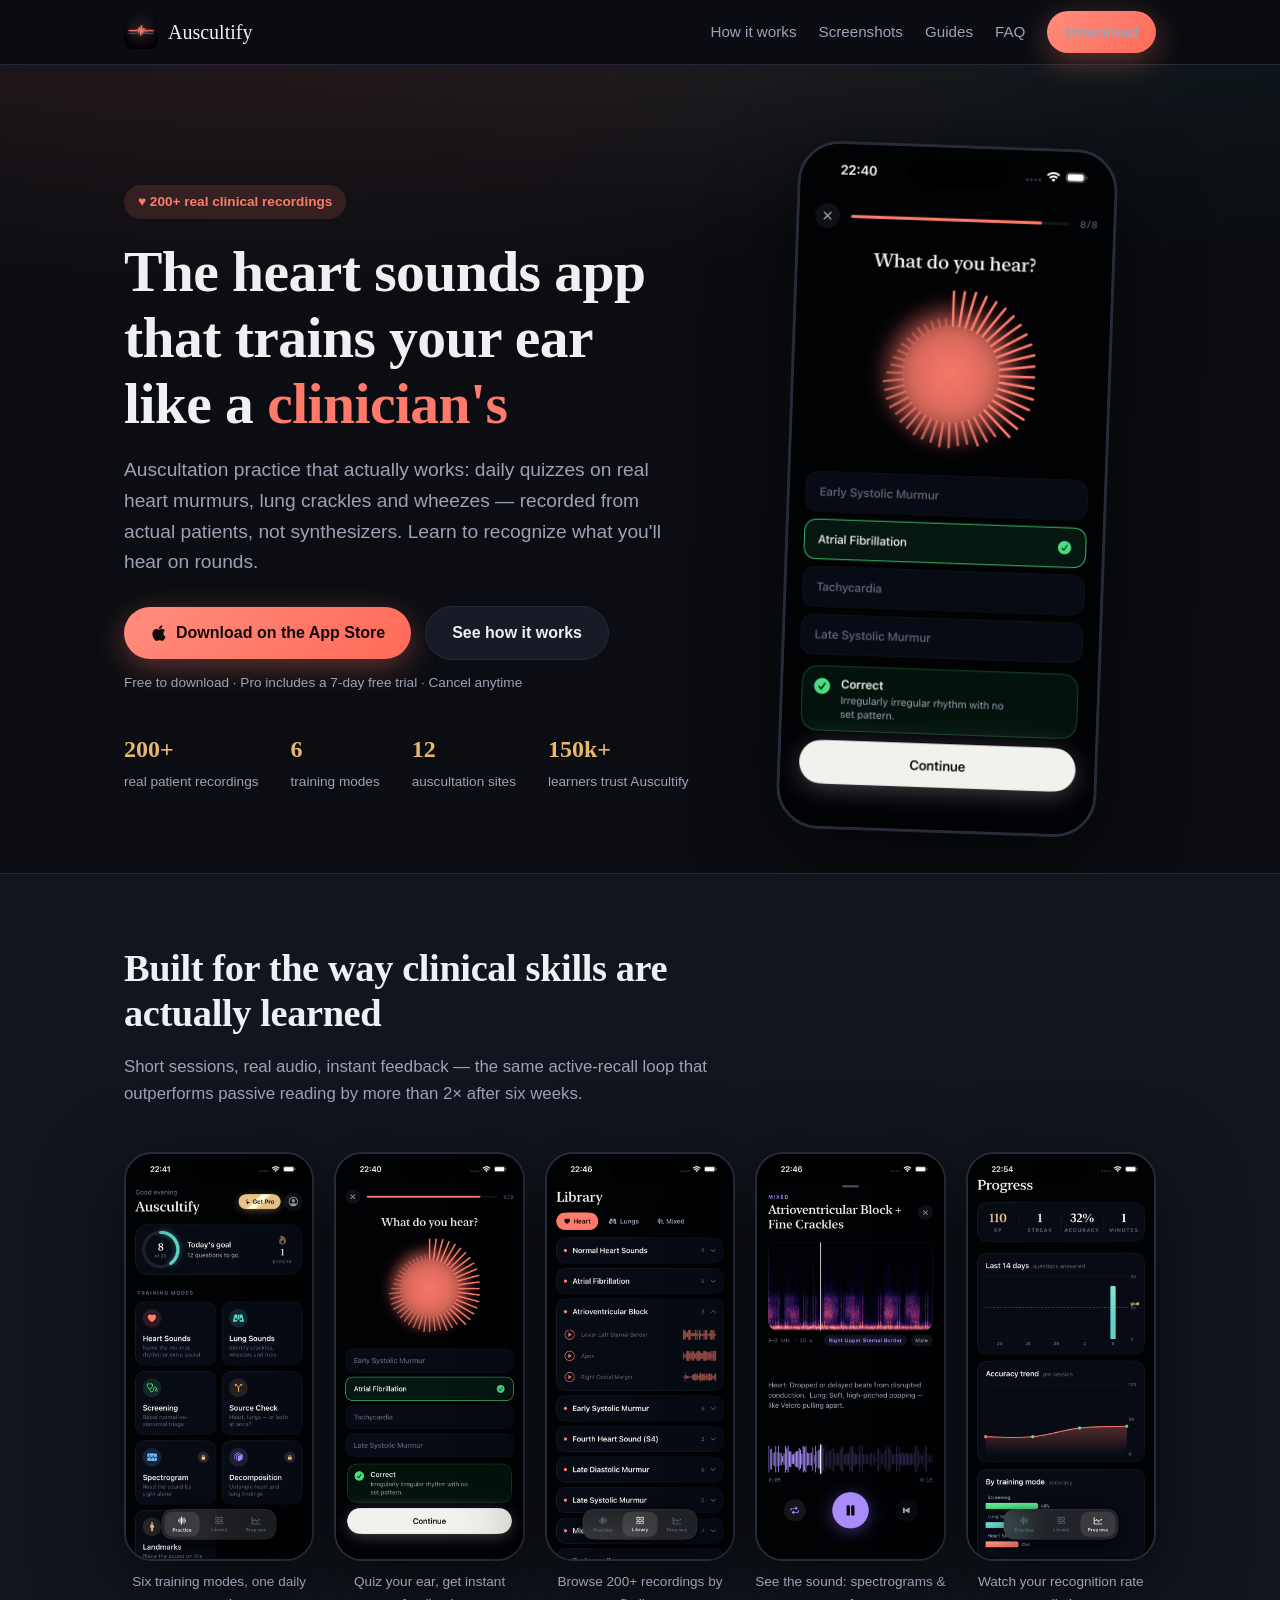
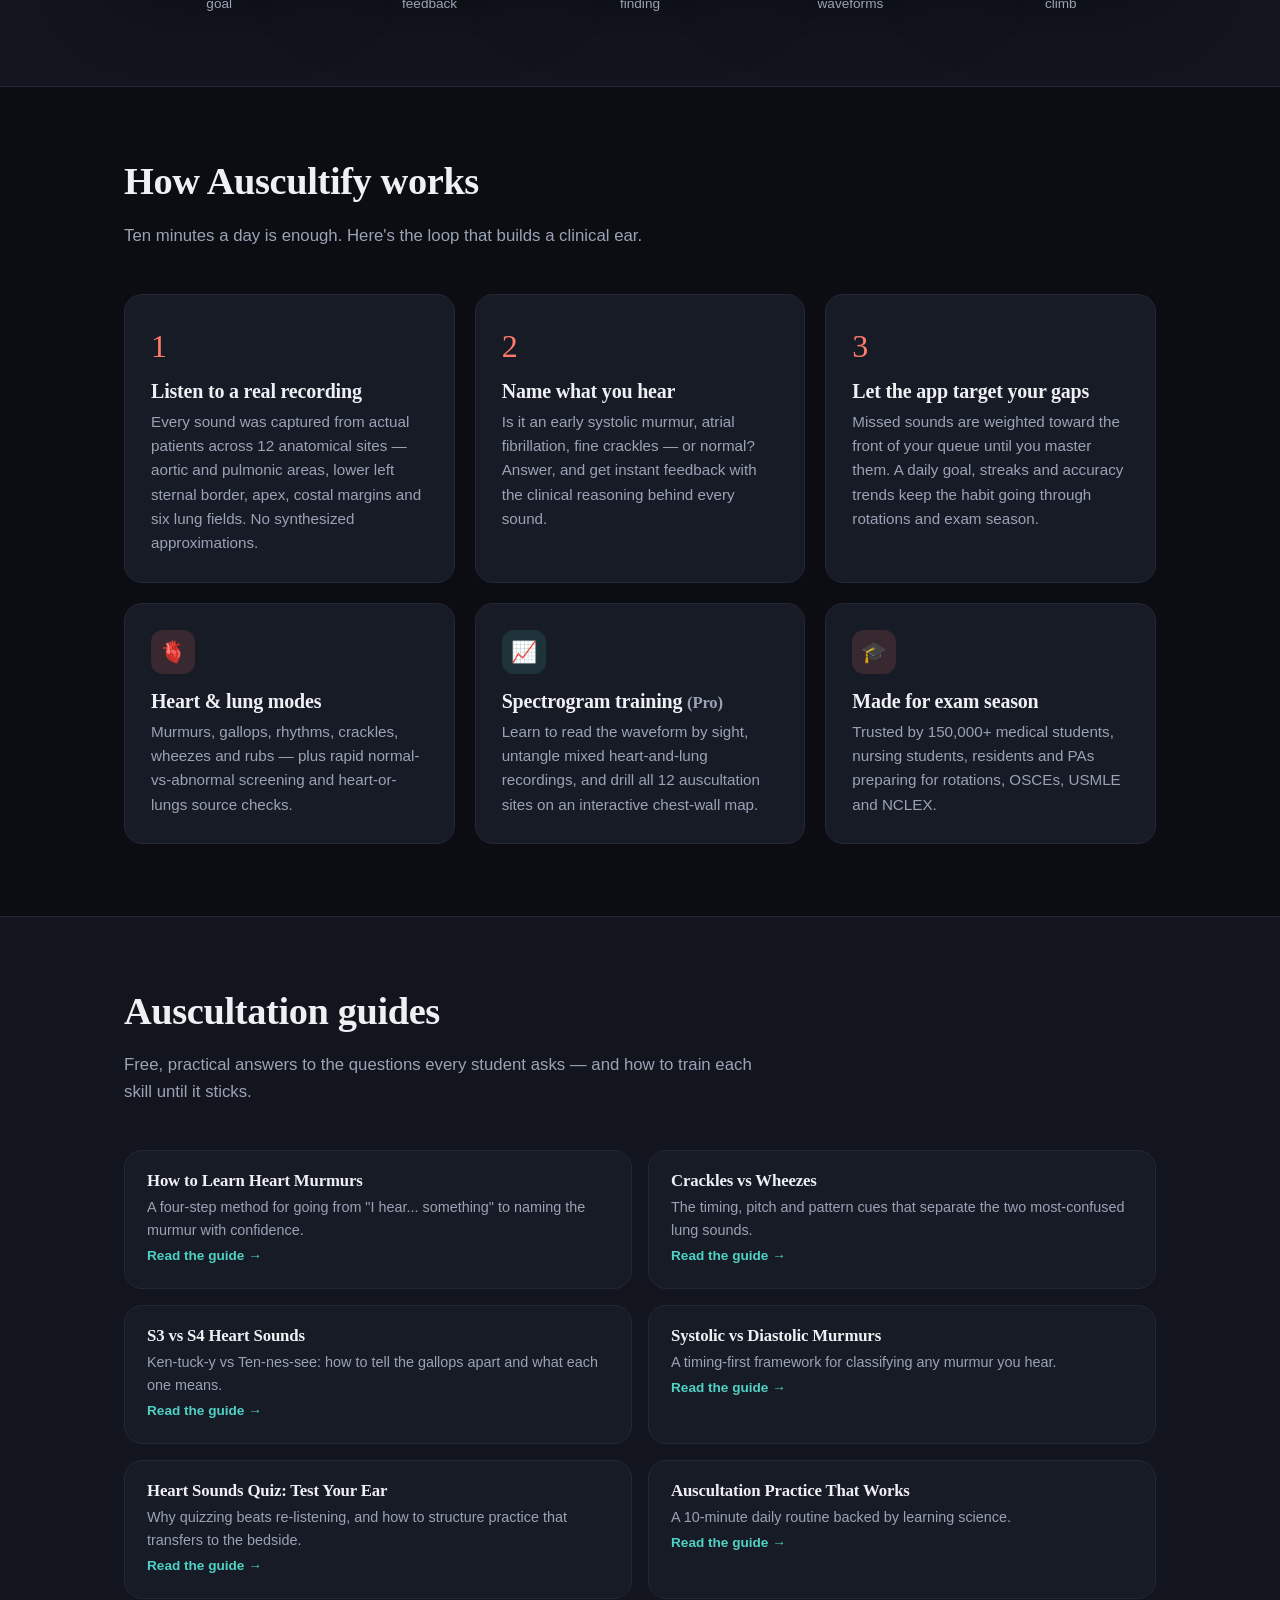
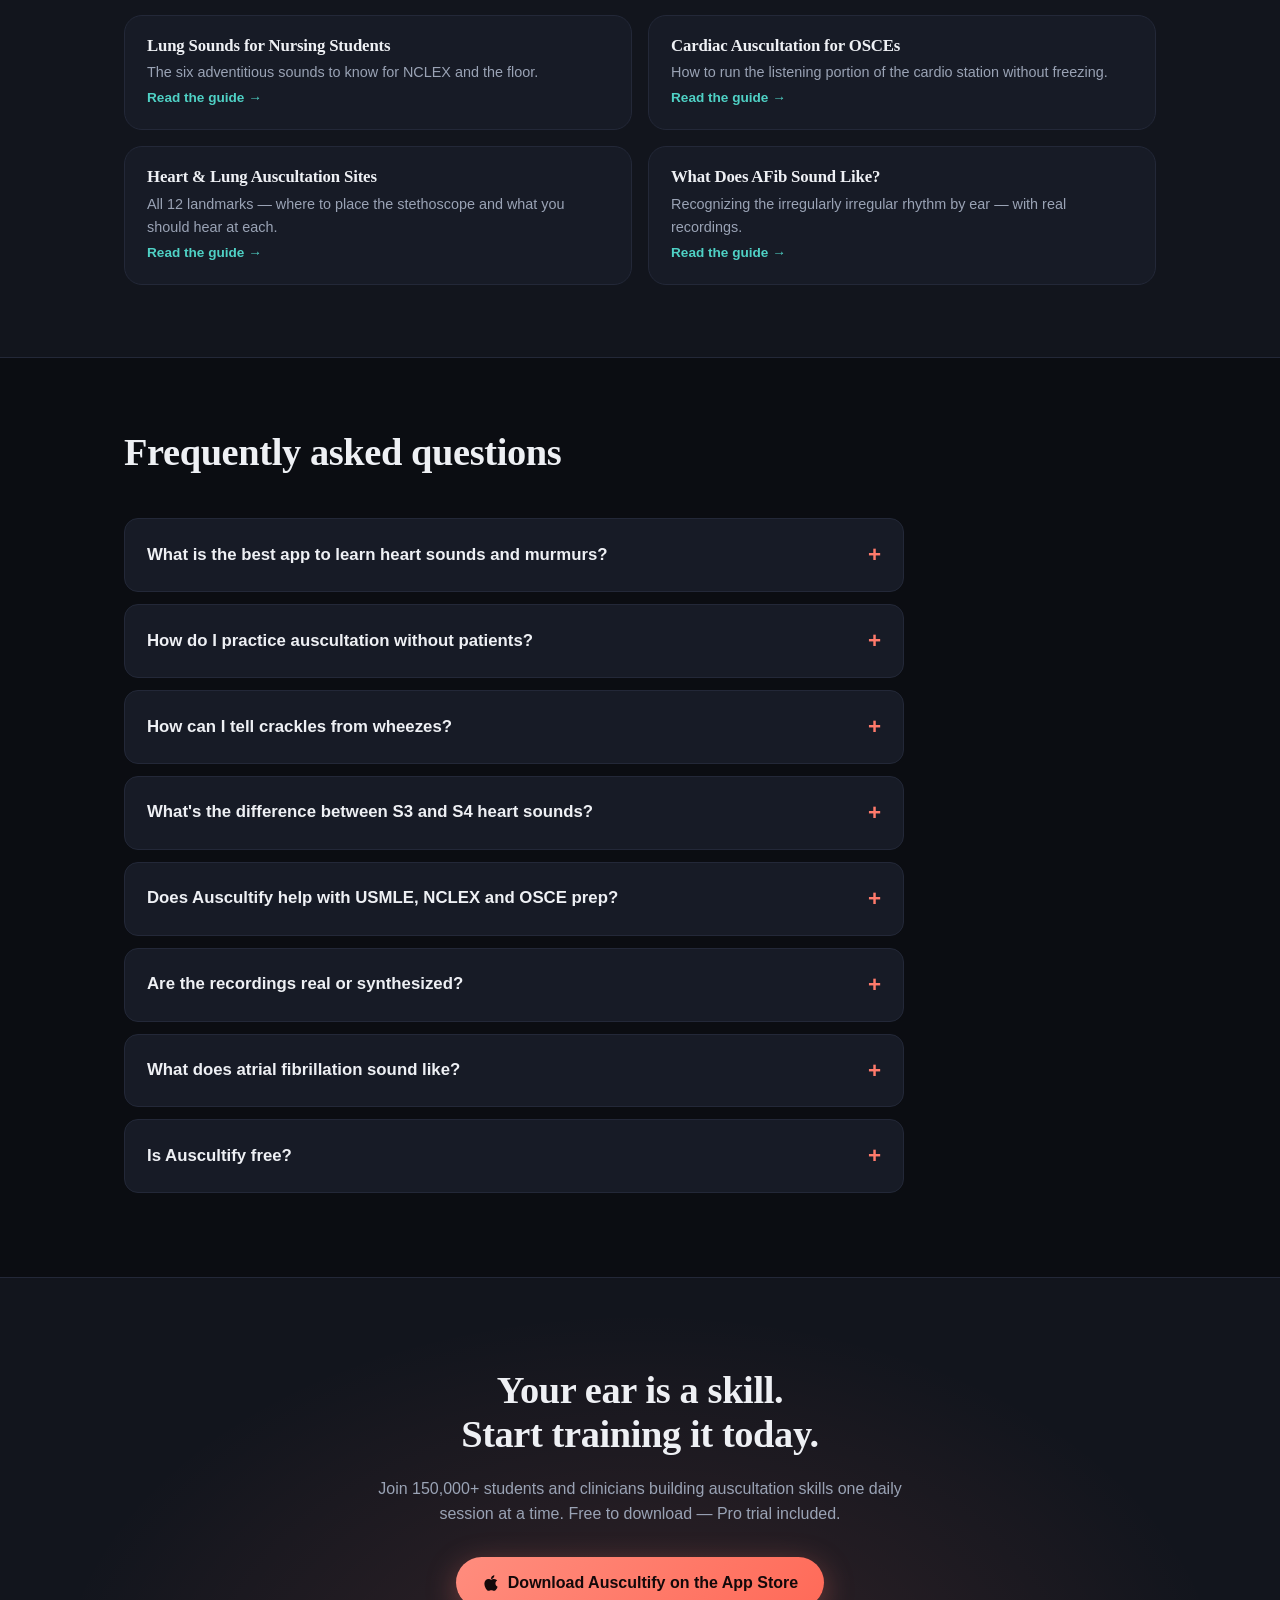
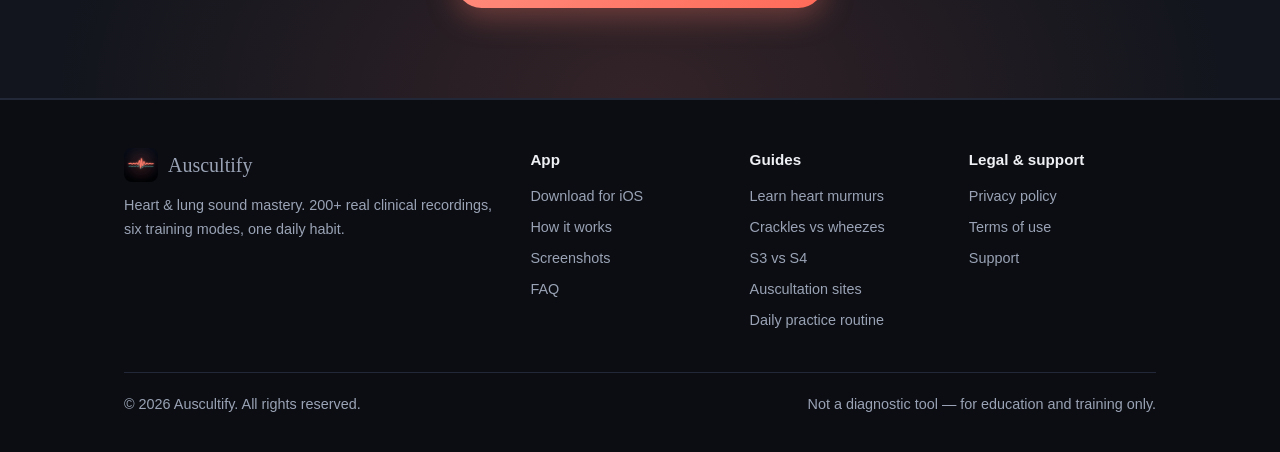
<file: index.html>
<!DOCTYPE html>
<html lang="en">

<head>
  <meta charset="UTF-8">
  <meta name="viewport" content="width=device-width, initial-scale=1.0">
  <title>Auscultify — Heart Sounds App for Auscultation Practice | Learn Murmurs &amp; Lung Sounds</title>
  <meta name="description"
    content="Train your ear with 200+ real clinical recordings. Auscultify is the heart &amp; lung sounds app for auscultation practice — quiz yourself on murmurs, crackles and wheezes. Free 7-day Pro trial.">
  <link rel="canonical" href="https://auscultify.ai/">
  <link rel="icon" type="image/png" href="assets/icon.png">
  <link rel="apple-touch-icon" href="assets/icon.png">
  <link rel="stylesheet" href="style.css">
  <meta property="og:type" content="website">
  <meta property="og:site_name" content="Auscultify">
  <meta property="og:title" content="Auscultify — Heart &amp; Lung Sounds Training App">
  <meta property="og:description"
    content="200+ real clinical recordings, 6 quiz modes. Learn heart murmurs, crackles and wheezes with daily auscultation practice.">
  <meta property="og:url" content="https://auscultify.ai/">
  <meta property="og:image" content="https://auscultify.ai/assets/screenshot-practice-home.png">
  <meta name="twitter:card" content="summary_large_image">
  <script type="application/ld+json">
{
  "@context": "https://schema.org",
  "@type": "SoftwareApplication",
  "name": "Auscultify: Stethoscope Skills",
  "operatingSystem": "iOS",
  "applicationCategory": "MedicalApplication",
  "description": "Auscultation training app with 200+ real clinical heart and lung sound recordings, six quiz modes, spectrograms and progress tracking for medical students, nurses and clinicians.",
  "url": "https://auscultify.ai/",
  "installUrl": "https://apps.apple.com/app/apple-store/id6787730841?pt=118620566&ct=Landing&mt=8",
  "offers": { "@type": "Offer", "price": "0", "priceCurrency": "USD", "description": "Free download. Pro subscription with 7-day free trial." },
  "screenshot": [
    "https://auscultify.ai/assets/screenshot-practice-home.png",
    "https://auscultify.ai/assets/screenshot-quiz.png",
    "https://auscultify.ai/assets/screenshot-sound-library.png"
  ]
}
</script>
  <script type="application/ld+json">
{
  "@context": "https://schema.org",
  "@type": "FAQPage",
  "mainEntity": [
    { "@type": "Question", "name": "What is the best app to learn heart sounds and murmurs?", "acceptedAnswer": { "@type": "Answer", "text": "Auscultify trains you on 200+ real clinical recordings — not synthesized audio — across six quiz modes covering murmurs, rhythms, extra heart sounds and lung findings, with instant feedback and progress tracking." } },
    { "@type": "Question", "name": "How do I practice auscultation without patients?", "acceptedAnswer": { "@type": "Answer", "text": "Use short daily quiz sessions on real recordings. Auscultify structures practice as active recall with a daily goal of 10, 20 or 40 questions and weights the sounds you miss so they reappear until you master them." } },
    { "@type": "Question", "name": "How can I tell crackles from wheezes?", "acceptedAnswer": { "@type": "Answer", "text": "Crackles are discontinuous popping sounds usually heard on inspiration; wheezes are continuous high-pitched whistles usually heard on expiration. Auscultify's Lung Sounds mode drills the distinction with real patient audio." } },
    { "@type": "Question", "name": "Does Auscultify help with USMLE, NCLEX and OSCE preparation?", "acceptedAnswer": { "@type": "Answer", "text": "Yes. The recordings cover the murmurs, gallops, crackles and wheezes tested on USMLE and NCLEX, and Landmarks mode drills the auscultation sites examiners check in OSCE stations." } },
    { "@type": "Question", "name": "Are the heart and lung sounds real recordings?", "acceptedAnswer": { "@type": "Answer", "text": "Every one of the 200+ recordings was captured from actual patients across 12 anatomical sites — the aortic and pulmonic areas, lower left sternal border, apex, costal margins and six anterior lung fields." } },
    { "@type": "Question", "name": "Is Auscultify free?", "acceptedAnswer": { "@type": "Answer", "text": "Auscultify is free to download and practice daily. Pro unlocks spectrogram training, mixed-sound decomposition, landmark drills and unlimited sessions, with a 7-day free trial. Cancel anytime." } },
    { "@type": "Question", "name": "What does atrial fibrillation sound like?", "acceptedAnswer": { "@type": "Answer", "text": "Atrial fibrillation sounds irregularly irregular — beats arrive with no repeating pattern and varying intensity. You can hear real AF recordings at multiple auscultation sites in Auscultify's sound library." } },
    { "@type": "Question", "name": "Where are the heart auscultation sites?", "acceptedAnswer": { "@type": "Answer", "text": "The classic sites are the aortic area (right 2nd intercostal space), pulmonic area (left 2nd ICS), tricuspid area (lower left sternal border) and mitral area (apex). Auscultify drills all 12 heart and lung sites on an interactive chest-wall map." } }
  ]
}
</script>
  <script defer data-domain="auscultify.ai" src="https://analytics.akhromieiev.com/js/script.js"></script>
</head>

<body>

  <header class="site-header">
    <div class="container">
      <a class="brand" href="/"><img src="assets/icon.png" alt="Auscultify app icon — heart and lung sound waveforms"
          width="34" height="34">Auscultify</a>
      <nav class="nav-links" aria-label="Primary">
        <a href="#how-it-works">How it works</a>
        <a href="#screenshots">Screenshots</a>
        <a href="#guides">Guides</a>
        <a href="#faq">FAQ</a>
        <a class="btn btn-primary btn-sm"
          href="https://apps.apple.com/app/apple-store/id6787730841?pt=118620566&ct=Landing&mt=8">Download</a>
      </nav>
    </div>
  </header>

  <main>

    <!-- ===================== HERO ===================== -->
    <section class="hero" id="download">
      <div class="container">
        <div>
          <span class="hero-eyebrow">♥ 200+ real clinical recordings</span>
          <h1>The heart sounds app that trains your ear like a <span class="accent">clinician's</span></h1>
          <p class="lead">Auscultation practice that actually works: daily quizzes on real heart murmurs, lung crackles
            and wheezes — recorded from actual patients, not synthesizers. Learn to recognize what you'll hear on
            rounds.</p>
          <div class="hero-ctas">
            <a class="btn btn-primary"
              href="https://apps.apple.com/app/apple-store/id6787730841?pt=118620566&ct=Landing&mt=8"
              aria-label="Download Auscultify on the App Store">
              <svg width="18" height="18" viewBox="0 0 384 512" fill="currentColor" aria-hidden="true">
                <path
                  d="M318.7 268.7c-.2-36.7 16.4-64.4 50-84.8-18.8-26.9-47.2-41.7-84.7-44.6-35.5-2.8-74.3 20.7-88.5 20.7-15 0-49.4-19.7-76.4-19.7C63.3 141.2 4 184.8 4 273.5q0 39.3 14.4 81.2c12.8 36.7 59 126.7 107.2 125.2 25.2-.6 43-17.9 75.8-17.9 31.8 0 48.3 17.9 76.4 17.9 48.6-.7 90.4-82.5 102.6-119.3-65.2-30.7-61.7-90-61.7-91.9zm-56.6-164.2c27.3-32.4 24.8-61.9 24-72.5-24.1 1.4-52 16.4-67.9 34.9-17.5 19.8-27.8 44.3-25.6 71.9 26.1 2 49.9-11.4 69.5-34.3z" />
              </svg>
              Download on the App Store
            </a>
            <a class="btn btn-secondary" href="#how-it-works">See how it works</a>
          </div>
          <p class="hero-note">Free to download · Pro includes a 7-day free trial · Cancel anytime</p>
          <div class="hero-stats">
            <div class="stat"><strong>200+</strong><span>real patient recordings</span></div>
            <div class="stat"><strong>6</strong><span>training modes</span></div>
            <div class="stat"><strong>12</strong><span>auscultation sites</span></div>
            <div class="stat"><strong>150k+</strong><span>learners trust Auscultify</span></div>
          </div>
        </div>
        <div>
          <div class="phone hero-phone">
            <img src="assets/screenshot-quiz.png"
              alt="Auscultify heart sounds quiz — identifying atrial fibrillation by ear with instant feedback"
              width="640" height="1391" fetchpriority="high">
          </div>
        </div>
      </div>
    </section>

    <!-- ===================== SCREENSHOTS ===================== -->
    <section class="alt" id="screenshots">
      <div class="container">
        <div class="section-head">
          <h2>Built for the way clinical skills are actually learned</h2>
          <p>Short sessions, real audio, instant feedback — the same active-recall loop that outperforms passive reading
            by more than 2× after six weeks.</p>
        </div>
        <div class="gallery">
          <figure>
            <div class="phone"><img src="assets/screenshot-practice-home.png"
                alt="Auscultify practice home with daily goal ring and six training modes: heart sounds, lung sounds, screening, source check, spectrogram, decomposition"
                loading="lazy" width="640" height="1391"></div>
            <figcaption>Six training modes, one daily goal</figcaption>
          </figure>
          <figure>
            <div class="phone"><img src="assets/screenshot-quiz.png"
                alt="Heart sounds quiz question asking what do you hear, with atrial fibrillation answered correctly"
                loading="lazy" width="640" height="1391"></div>
            <figcaption>Quiz your ear, get instant feedback</figcaption>
          </figure>
          <figure>
            <div class="phone"><img src="assets/screenshot-sound-library.png"
                alt="Sound library of heart recordings including atrial fibrillation, AV block, systolic murmurs and S4 at multiple auscultation sites"
                loading="lazy" width="640" height="1391"></div>
            <figcaption>Browse 200+ recordings by finding</figcaption>
          </figure>
          <figure>
            <div class="phone"><img src="assets/screenshot-spectrogram.png"
                alt="Spectrogram of mixed AV block and fine crackles recording at right upper sternal border"
                loading="lazy" width="640" height="1391"></div>
            <figcaption>See the sound: spectrograms &amp; waveforms</figcaption>
          </figure>
          <figure>
            <div class="phone"><img src="assets/screenshot-progress.png"
                alt="Progress dashboard with accuracy trend, streak, XP and per-mode accuracy for auscultation practice"
                loading="lazy" width="640" height="1391"></div>
            <figcaption>Watch your recognition rate climb</figcaption>
          </figure>
        </div>
      </div>
    </section>

    <!-- ===================== HOW IT WORKS ===================== -->
    <section id="how-it-works">
      <div class="container">
        <div class="section-head">
          <h2>How Auscultify works</h2>
          <p>Ten minutes a day is enough. Here's the loop that builds a clinical ear.</p>
        </div>
        <div class="cards">
          <div class="card">
            <div class="step-num">1</div>
            <h3>Listen to a real recording</h3>
            <p>Every sound was captured from actual patients across 12 anatomical sites — aortic and pulmonic areas,
              lower left sternal border, apex, costal margins and six lung fields. No synthesized approximations.</p>
          </div>
          <div class="card">
            <div class="step-num">2</div>
            <h3>Name what you hear</h3>
            <p>Is it an early systolic murmur, atrial fibrillation, fine crackles — or normal? Answer, and get instant
              feedback with the clinical reasoning behind every sound.</p>
          </div>
          <div class="card">
            <div class="step-num">3</div>
            <h3>Let the app target your gaps</h3>
            <p>Missed sounds are weighted toward the front of your queue until you master them. A daily goal, streaks
              and accuracy trends keep the habit going through rotations and exam season.</p>
          </div>
        </div>
        <div class="cards" style="margin-top:20px">
          <div class="card">
            <div class="icon">🫀</div>
            <h3>Heart &amp; lung modes</h3>
            <p>Murmurs, gallops, rhythms, crackles, wheezes and rubs — plus rapid normal-vs-abnormal screening and
              heart-or-lungs source checks.</p>
          </div>
          <div class="card">
            <div class="icon teal">📈</div>
            <h3>Spectrogram training <small class="muted">(Pro)</small></h3>
            <p>Learn to read the waveform by sight, untangle mixed heart-and-lung recordings, and drill all 12
              auscultation sites on an interactive chest-wall map.</p>
          </div>
          <div class="card">
            <div class="icon">🎓</div>
            <h3>Made for exam season</h3>
            <p>Trusted by 150,000+ medical students, nursing students, residents and PAs preparing for rotations, OSCEs,
              USMLE and NCLEX.</p>
          </div>
        </div>
      </div>
    </section>

    <!-- ===================== GUIDES ===================== -->
    <section class="alt" id="guides">
      <div class="container">
        <div class="section-head">
          <h2>Auscultation guides</h2>
          <p>Free, practical answers to the questions every student asks — and how to train each skill until it sticks.
          </p>
        </div>
        <div class="guides-grid">
          <a class="guide-link" href="guides/how-to-learn-heart-murmurs.html">
            <h3>How to Learn Heart Murmurs</h3>
            <p>A four-step method for going from "I hear... something" to naming the murmur with confidence.</p>
            <span class="read-more">Read the guide →</span>
          </a>
          <a class="guide-link" href="guides/crackles-vs-wheezes.html">
            <h3>Crackles vs Wheezes</h3>
            <p>The timing, pitch and pattern cues that separate the two most-confused lung sounds.</p>
            <span class="read-more">Read the guide →</span>
          </a>
          <a class="guide-link" href="guides/s3-vs-s4-heart-sounds.html">
            <h3>S3 vs S4 Heart Sounds</h3>
            <p>Ken-tuck-y vs Ten-nes-see: how to tell the gallops apart and what each one means.</p>
            <span class="read-more">Read the guide →</span>
          </a>
          <a class="guide-link" href="guides/systolic-vs-diastolic-murmurs.html">
            <h3>Systolic vs Diastolic Murmurs</h3>
            <p>A timing-first framework for classifying any murmur you hear.</p>
            <span class="read-more">Read the guide →</span>
          </a>
          <a class="guide-link" href="guides/heart-sounds-quiz.html">
            <h3>Heart Sounds Quiz: Test Your Ear</h3>
            <p>Why quizzing beats re-listening, and how to structure practice that transfers to the bedside.</p>
            <span class="read-more">Read the guide →</span>
          </a>
          <a class="guide-link" href="guides/auscultation-practice.html">
            <h3>Auscultation Practice That Works</h3>
            <p>A 10-minute daily routine backed by learning science.</p>
            <span class="read-more">Read the guide →</span>
          </a>
          <a class="guide-link" href="guides/lung-sounds-nursing-students.html">
            <h3>Lung Sounds for Nursing Students</h3>
            <p>The six adventitious sounds to know for NCLEX and the floor.</p>
            <span class="read-more">Read the guide →</span>
          </a>
          <a class="guide-link" href="guides/cardiac-auscultation-osce.html">
            <h3>Cardiac Auscultation for OSCEs</h3>
            <p>How to run the listening portion of the cardio station without freezing.</p>
            <span class="read-more">Read the guide →</span>
          </a>
          <a class="guide-link" href="guides/auscultation-sites.html">
            <h3>Heart &amp; Lung Auscultation Sites</h3>
            <p>All 12 landmarks — where to place the stethoscope and what you should hear at each.</p>
            <span class="read-more">Read the guide →</span>
          </a>
          <a class="guide-link" href="guides/what-does-afib-sound-like.html">
            <h3>What Does AFib Sound Like?</h3>
            <p>Recognizing the irregularly irregular rhythm by ear — with real recordings.</p>
            <span class="read-more">Read the guide →</span>
          </a>
        </div>
      </div>
    </section>

    <!-- ===================== FAQ ===================== -->
    <section id="faq">
      <div class="container">
        <div class="section-head">
          <h2>Frequently asked questions</h2>
        </div>
        <div class="faq-list">
          <details>
            <summary>What is the best app to learn heart sounds and murmurs?</summary>
            <p>The best heart sounds app is one that quizzes you on <strong>real patient recordings</strong> with
              instant feedback — passive listening doesn't build recognition. Auscultify does exactly that with 200+
              clinical recordings across six quiz modes. <a href="guides/how-to-learn-heart-murmurs.html">Learn more
                →</a></p>
          </details>
          <details>
            <summary>How do I practice auscultation without patients?</summary>
            <p>Short daily quiz sessions on recorded sounds are the proven substitute: active recall with feedback
              outperforms passive reading by more than 2× after six weeks. Set a 10–40 question daily goal in Auscultify
              and let it weight your missed sounds. <a href="guides/auscultation-practice.html">Learn more →</a></p>
          </details>
          <details>
            <summary>How can I tell crackles from wheezes?</summary>
            <p>Crackles are discontinuous popping sounds, usually inspiratory — think Velcro pulling apart. Wheezes are
              continuous high-pitched whistles, usually expiratory. Timing + continuity is the fastest discriminator. <a
                href="guides/crackles-vs-wheezes.html">Learn more →</a></p>
          </details>
          <details>
            <summary>What's the difference between S3 and S4 heart sounds?</summary>
            <p>S3 follows S2 in early diastole (volume overload, "Ken-tuck-y"); S4 precedes S1 in late diastole (stiff
              ventricle, "Ten-nes-see"). Hearing them side by side is the only way the difference sticks. <a
                href="guides/s3-vs-s4-heart-sounds.html">Learn more →</a></p>
          </details>
          <details>
            <summary>Does Auscultify help with USMLE, NCLEX and OSCE prep?</summary>
            <p>Yes — the library covers the murmurs, gallops and adventitious lung sounds those exams test, and
              Landmarks mode drills the stethoscope placements OSCE examiners score. <a
                href="guides/cardiac-auscultation-osce.html">Learn more →</a></p>
          </details>
          <details>
            <summary>Are the recordings real or synthesized?</summary>
            <p>Every recording was captured from actual patients across 12 anatomical sites. You train on the same
              mid-systolic murmurs, S3 gallops, fine crackles and expiratory wheezes you'll hear on rounds. <a
                href="guides/auscultation-sites.html">Learn more →</a></p>
          </details>
          <details>
            <summary>What does atrial fibrillation sound like?</summary>
            <p>Irregularly irregular — no repeating pattern, varying beat intensity, no predictable gap. Auscultify has
              AF recordings at multiple sites so you can hear how it changes across the precordium. <a
                href="guides/what-does-afib-sound-like.html">Learn more →</a></p>
          </details>
          <details>
            <summary>Is Auscultify free?</summary>
            <p>Yes — download free and practice every day. Pro adds spectrogram training, mixed-sound decomposition,
              landmark drills and unlimited sessions, with a 7-day free trial. Cancel anytime. <a
                href="guides/heart-sounds-quiz.html">Learn more →</a></p>
          </details>
        </div>
      </div>
    </section>

    <!-- ===================== FINAL CTA ===================== -->
    <section class="final-cta alt">
      <div class="container">
        <h2>Your ear is a skill.<br>Start training it today.</h2>
        <p>Join 150,000+ students and clinicians building auscultation skills one daily session at a time. Free to
          download — Pro trial included.</p>
        <a class="btn btn-primary"
          href="https://apps.apple.com/app/apple-store/id6787730841?pt=118620566&ct=Landing&mt=8">
          <svg width="18" height="18" viewBox="0 0 384 512" fill="currentColor" aria-hidden="true">
            <path
              d="M318.7 268.7c-.2-36.7 16.4-64.4 50-84.8-18.8-26.9-47.2-41.7-84.7-44.6-35.5-2.8-74.3 20.7-88.5 20.7-15 0-49.4-19.7-76.4-19.7C63.3 141.2 4 184.8 4 273.5q0 39.3 14.4 81.2c12.8 36.7 59 126.7 107.2 125.2 25.2-.6 43-17.9 75.8-17.9 31.8 0 48.3 17.9 76.4 17.9 48.6-.7 90.4-82.5 102.6-119.3-65.2-30.7-61.7-90-61.7-91.9zm-56.6-164.2c27.3-32.4 24.8-61.9 24-72.5-24.1 1.4-52 16.4-67.9 34.9-17.5 19.8-27.8 44.3-25.6 71.9 26.1 2 49.9-11.4 69.5-34.3z" />
          </svg>
          Download Auscultify on the App Store
        </a>
      </div>
    </section>

  </main>

  <!-- ===================== FOOTER ===================== -->
  <footer class="site-footer">
    <div class="container">
      <div class="footer-cols">
        <div>
          <a class="brand" href="/"><img src="assets/icon.png" alt="" width="34" height="34">Auscultify</a>
          <p style="margin-top:12px">Heart &amp; lung sound mastery. 200+ real clinical recordings, six training modes,
            one daily habit.</p>
        </div>
        <div>
          <h4>App</h4>
          <ul>
            <li><a href="https://apps.apple.com/app/apple-store/id6787730841?pt=118620566&ct=Landing&mt=8">Download for
                iOS</a></li>
            <li><a href="#how-it-works">How it works</a></li>
            <li><a href="#screenshots">Screenshots</a></li>
            <li><a href="#faq">FAQ</a></li>
          </ul>
        </div>
        <div>
          <h4>Guides</h4>
          <ul>
            <li><a href="guides/how-to-learn-heart-murmurs.html">Learn heart murmurs</a></li>
            <li><a href="guides/crackles-vs-wheezes.html">Crackles vs wheezes</a></li>
            <li><a href="guides/s3-vs-s4-heart-sounds.html">S3 vs S4</a></li>
            <li><a href="guides/auscultation-sites.html">Auscultation sites</a></li>
            <li><a href="guides/auscultation-practice.html">Daily practice routine</a></li>
          </ul>
        </div>
        <div>
          <h4>Legal &amp; support</h4>
          <ul>
            <li><a href="privacy.html">Privacy policy</a></li>
            <li><a href="terms.html">Terms of use</a></li>
            <li><a href="mailto:support@auscultify.ai">Support</a></li>
          </ul>
        </div>
      </div>
      <div class="footer-bottom">
        <span>© 2026 Auscultify. All rights reserved.</span>
        <span>Not a diagnostic tool — for education and training only.</span>
      </div>
    </div>
  </footer>

</body>

</html>
</file>
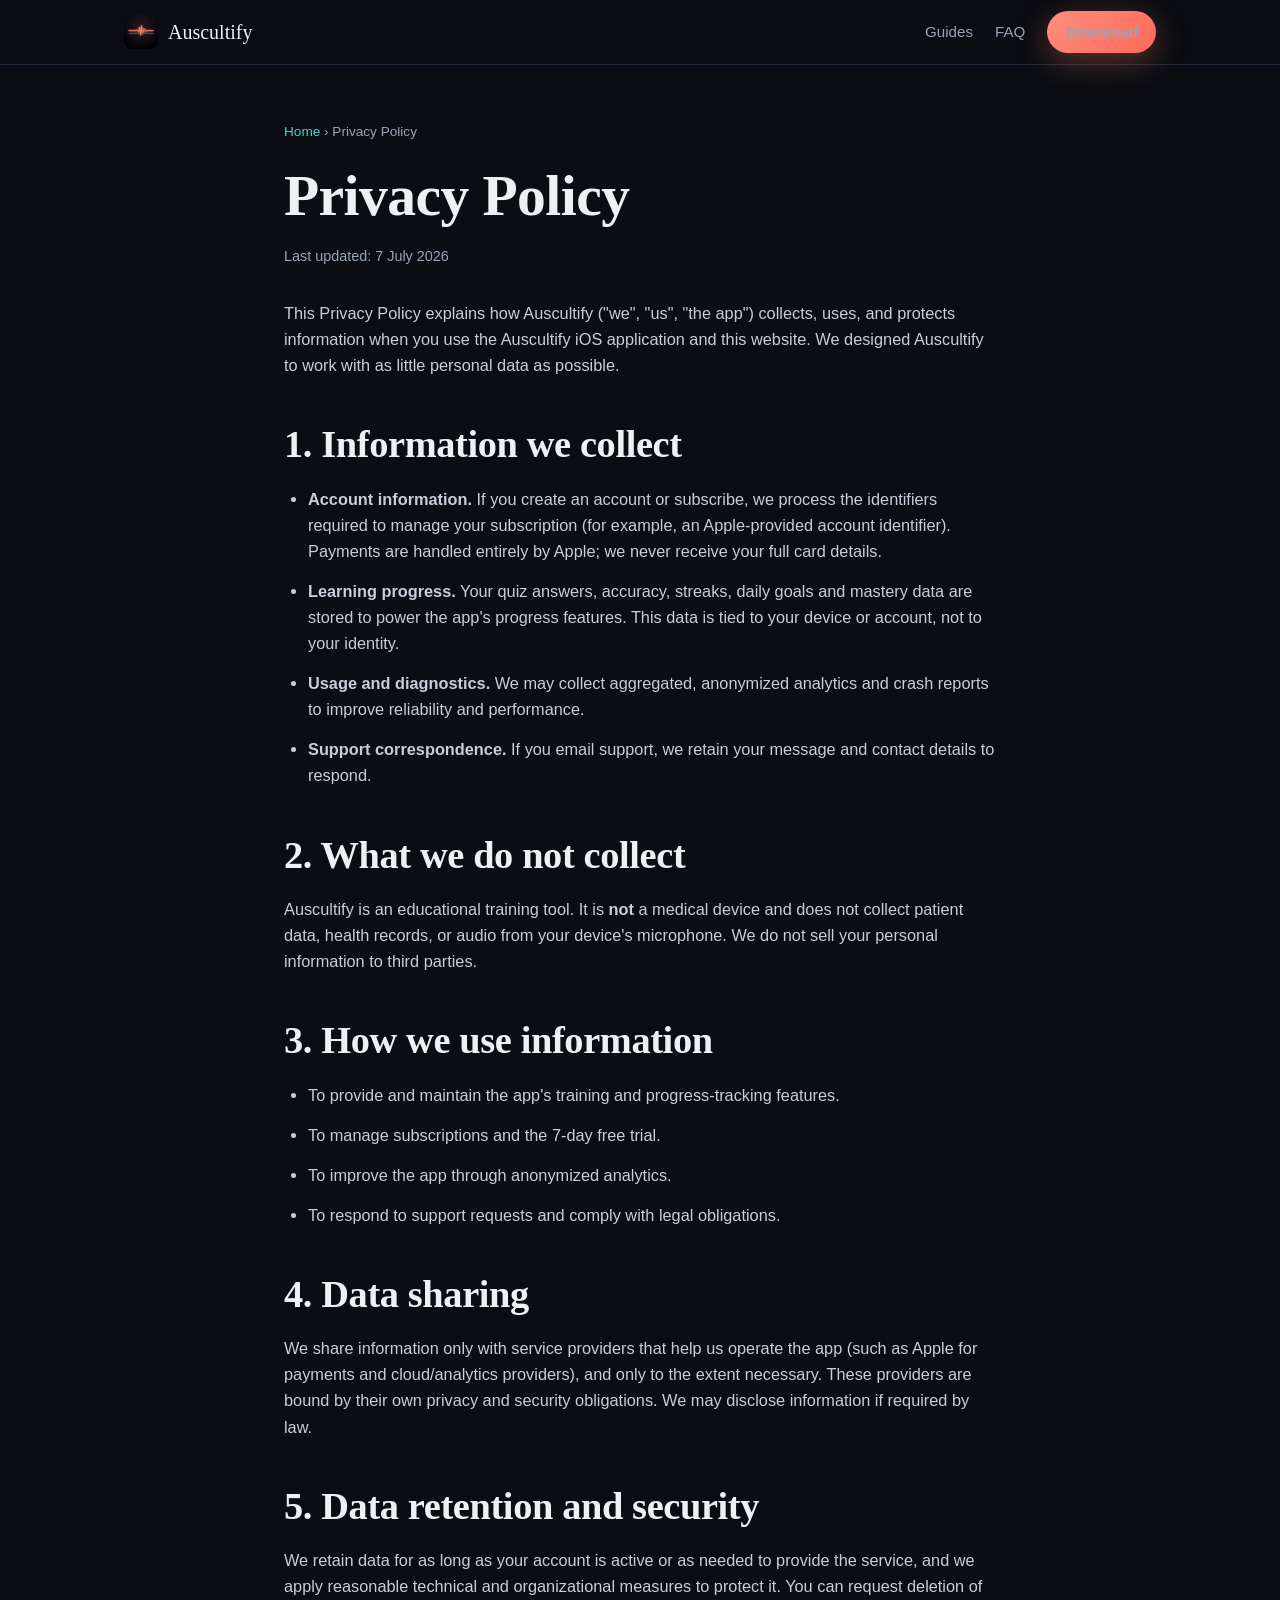
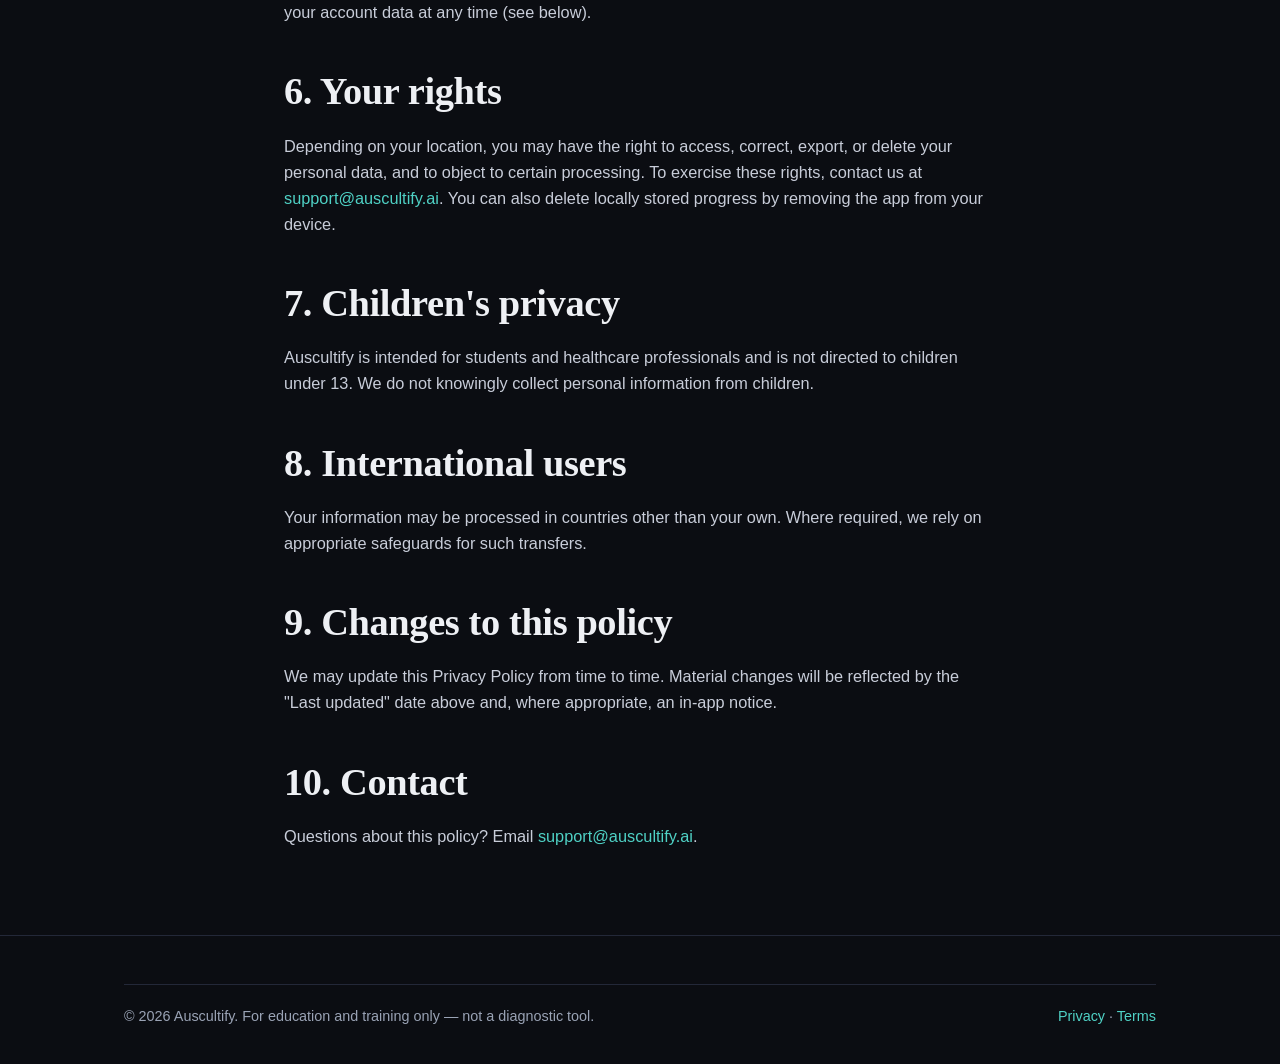
<file: privacy.html>
<!DOCTYPE html>
<html lang="en">
<head>
<meta charset="UTF-8">
<meta name="viewport" content="width=device-width, initial-scale=1.0">
<title>Privacy Policy | Auscultify</title>
<meta name="description" content="How Auscultify handles your data. We collect the minimum needed to run the app and never sell your information.">
<link rel="canonical" href="https://auscultify.ai/privacy.html">
<meta name="robots" content="noindex, follow">
<link rel="icon" type="image/png" href="assets/icon.png">
<link rel="stylesheet" href="style.css">
</head>
<body>
<header class="site-header">
  <div class="container">
    <a class="brand" href="index.html"><img src="assets/icon.png" alt="Auscultify icon" width="34" height="34">Auscultify</a>
    <nav class="nav-links" aria-label="Primary">
      <a href="index.html#guides">Guides</a>
      <a href="index.html#faq">FAQ</a>
      <a class="btn btn-primary btn-sm" href="https://apps.apple.com/app/id6787730841">Download</a>
    </nav>
  </div>
</header>

<article class="article">
  <nav class="breadcrumb"><a href="index.html">Home</a> › Privacy Policy</nav>
  <h1>Privacy Policy</h1>
  <p class="byline">Last updated: 7 July 2026</p>

  <p>This Privacy Policy explains how Auscultify ("we", "us", "the app") collects, uses, and protects information when you use the Auscultify iOS application and this website. We designed Auscultify to work with as little personal data as possible.</p>

  <h2>1. Information we collect</h2>
  <ul>
    <li><strong>Account information.</strong> If you create an account or subscribe, we process the identifiers required to manage your subscription (for example, an Apple-provided account identifier). Payments are handled entirely by Apple; we never receive your full card details.</li>
    <li><strong>Learning progress.</strong> Your quiz answers, accuracy, streaks, daily goals and mastery data are stored to power the app's progress features. This data is tied to your device or account, not to your identity.</li>
    <li><strong>Usage and diagnostics.</strong> We may collect aggregated, anonymized analytics and crash reports to improve reliability and performance.</li>
    <li><strong>Support correspondence.</strong> If you email support, we retain your message and contact details to respond.</li>
  </ul>

  <h2>2. What we do not collect</h2>
  <p>Auscultify is an educational training tool. It is <strong>not</strong> a medical device and does not collect patient data, health records, or audio from your device's microphone. We do not sell your personal information to third parties.</p>

  <h2>3. How we use information</h2>
  <ul>
    <li>To provide and maintain the app's training and progress-tracking features.</li>
    <li>To manage subscriptions and the 7-day free trial.</li>
    <li>To improve the app through anonymized analytics.</li>
    <li>To respond to support requests and comply with legal obligations.</li>
  </ul>

  <h2>4. Data sharing</h2>
  <p>We share information only with service providers that help us operate the app (such as Apple for payments and cloud/analytics providers), and only to the extent necessary. These providers are bound by their own privacy and security obligations. We may disclose information if required by law.</p>

  <h2>5. Data retention and security</h2>
  <p>We retain data for as long as your account is active or as needed to provide the service, and we apply reasonable technical and organizational measures to protect it. You can request deletion of your account data at any time (see below).</p>

  <h2>6. Your rights</h2>
  <p>Depending on your location, you may have the right to access, correct, export, or delete your personal data, and to object to certain processing. To exercise these rights, contact us at <a href="mailto:support@auscultify.ai">support@auscultify.ai</a>. You can also delete locally stored progress by removing the app from your device.</p>

  <h2>7. Children's privacy</h2>
  <p>Auscultify is intended for students and healthcare professionals and is not directed to children under 13. We do not knowingly collect personal information from children.</p>

  <h2>8. International users</h2>
  <p>Your information may be processed in countries other than your own. Where required, we rely on appropriate safeguards for such transfers.</p>

  <h2>9. Changes to this policy</h2>
  <p>We may update this Privacy Policy from time to time. Material changes will be reflected by the "Last updated" date above and, where appropriate, an in-app notice.</p>

  <h2>10. Contact</h2>
  <p>Questions about this policy? Email <a href="mailto:support@auscultify.ai">support@auscultify.ai</a>.</p>
</article>

<footer class="site-footer">
  <div class="container">
    <div class="footer-bottom">
      <span>© 2026 Auscultify. For education and training only — not a diagnostic tool.</span>
      <span><a href="privacy.html">Privacy</a> · <a href="terms.html">Terms</a></span>
    </div>
  </div>
</footer>
</body>
</html>
</file>
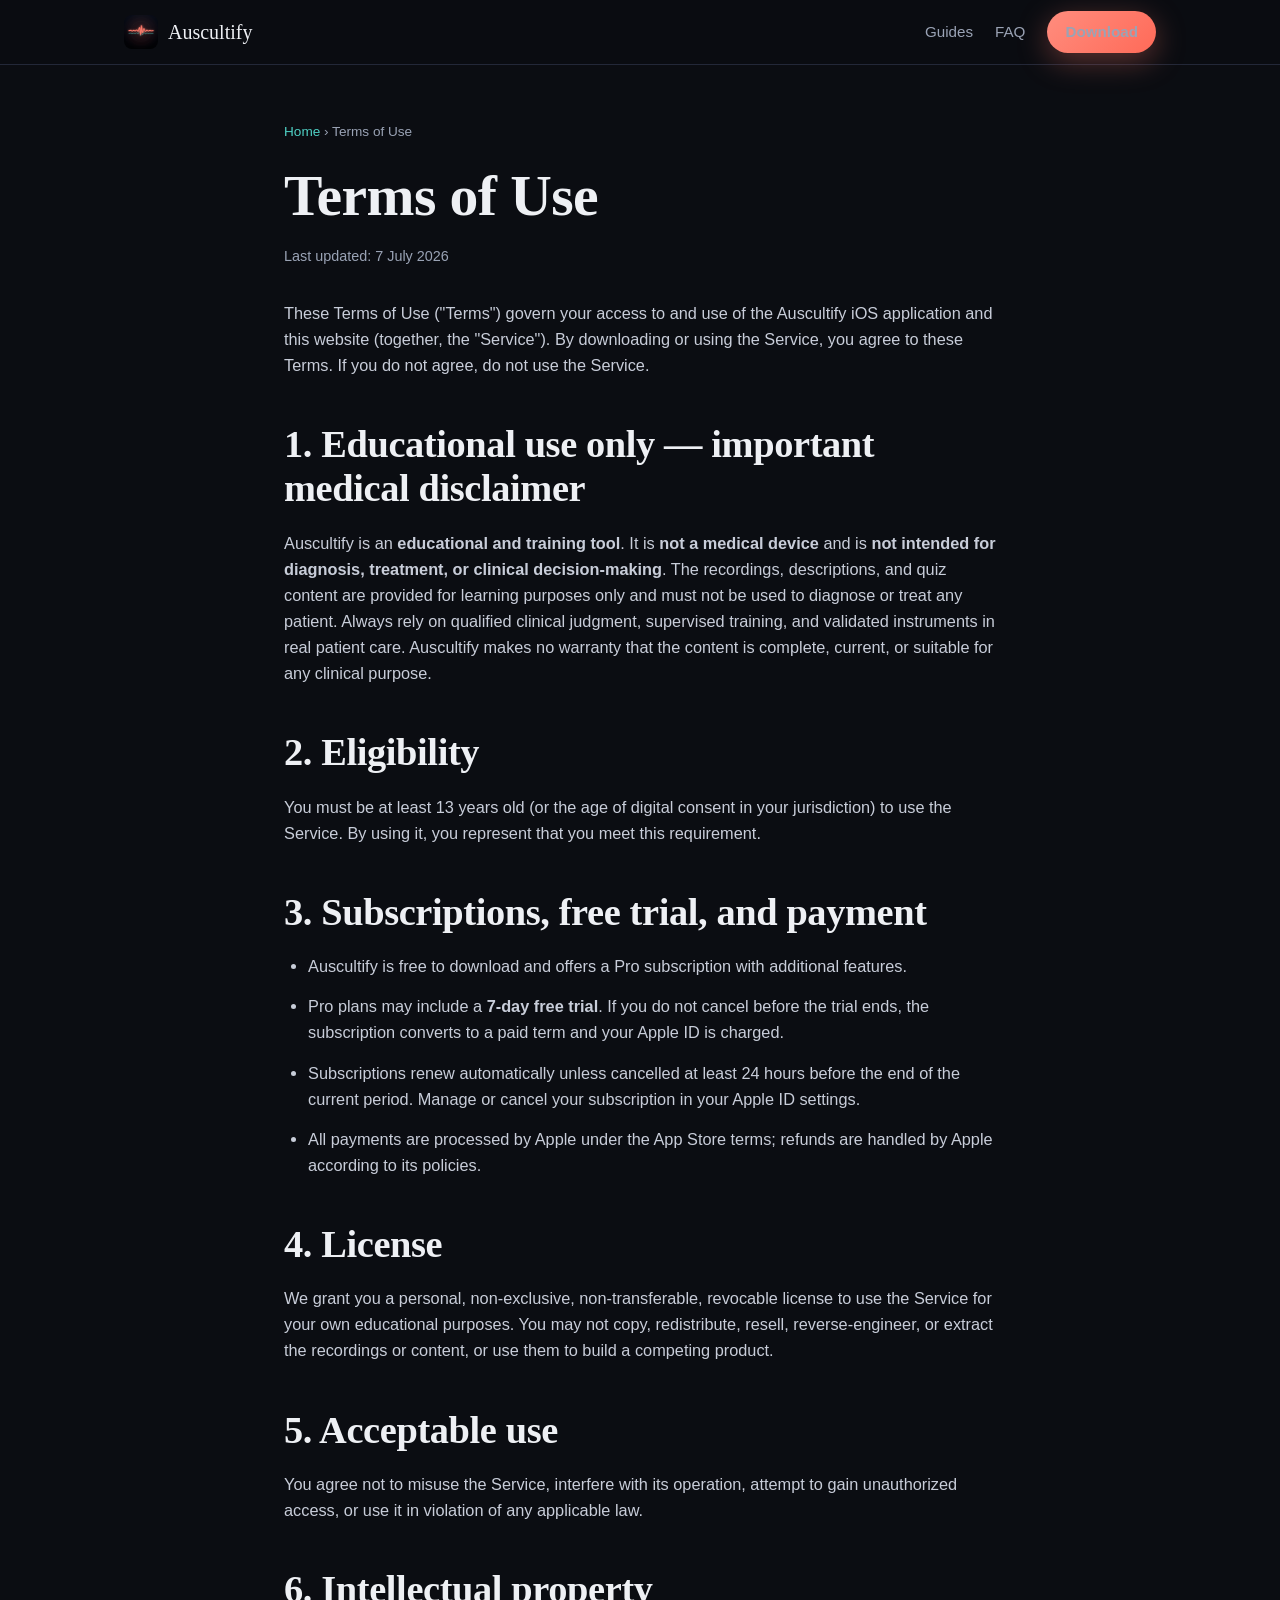
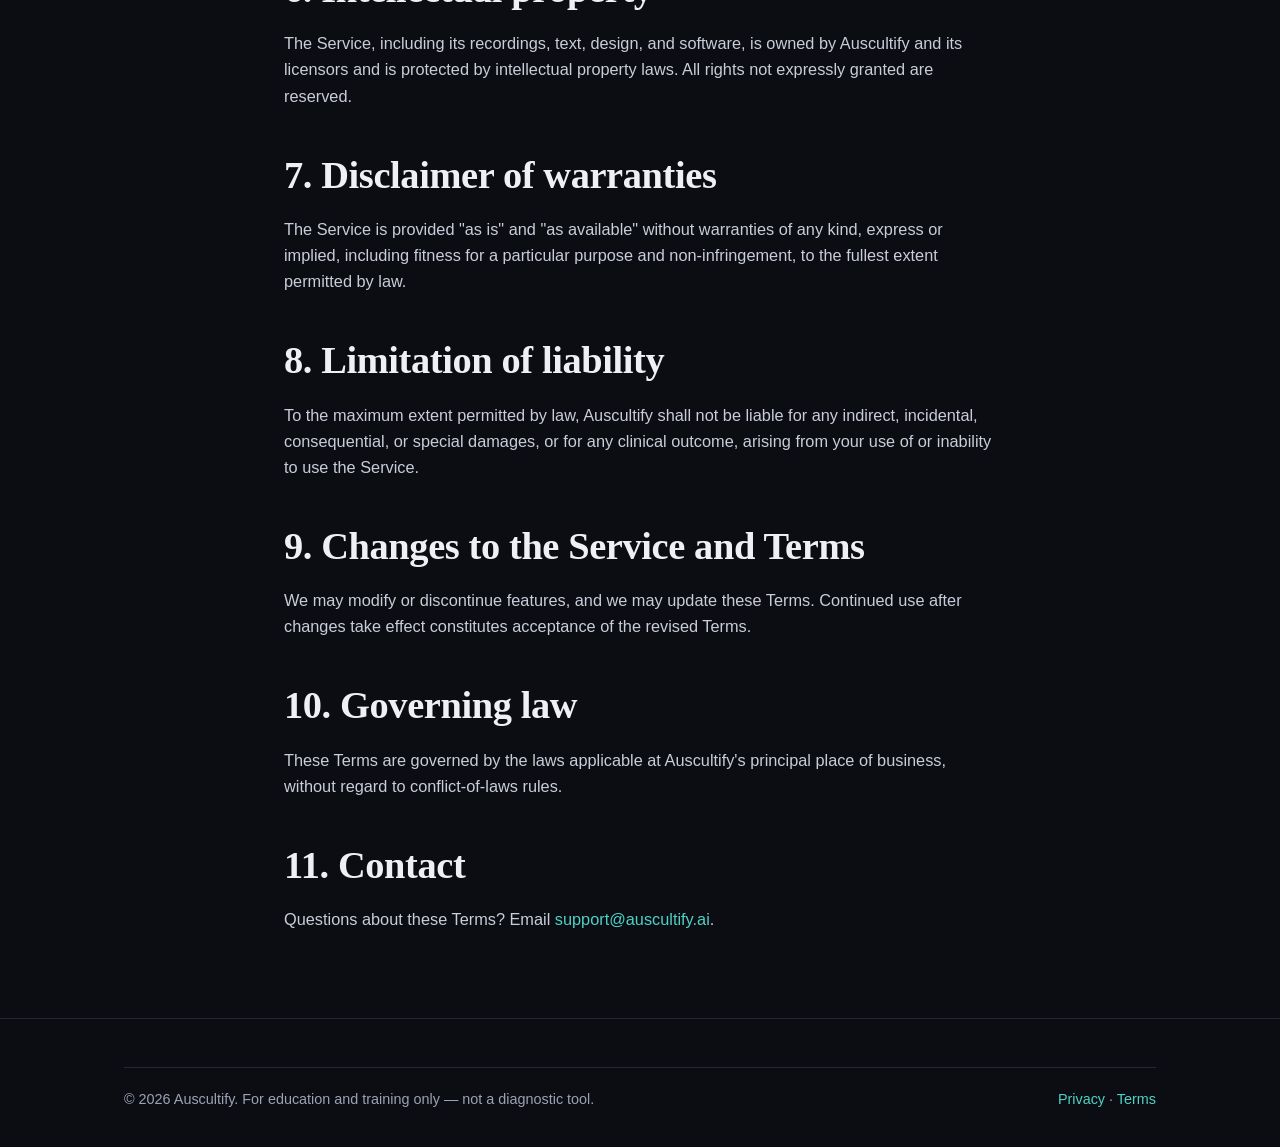
<file: terms.html>
<!DOCTYPE html>
<html lang="en">
<head>
<meta charset="UTF-8">
<meta name="viewport" content="width=device-width, initial-scale=1.0">
<title>Terms of Use | Auscultify</title>
<meta name="description" content="The terms governing your use of the Auscultify app and website, including subscriptions, the free trial, and the educational-use disclaimer.">
<link rel="canonical" href="https://auscultify.ai/terms.html">
<meta name="robots" content="noindex, follow">
<link rel="icon" type="image/png" href="assets/icon.png">
<link rel="stylesheet" href="style.css">
</head>
<body>
<header class="site-header">
  <div class="container">
    <a class="brand" href="index.html"><img src="assets/icon.png" alt="Auscultify icon" width="34" height="34">Auscultify</a>
    <nav class="nav-links" aria-label="Primary">
      <a href="index.html#guides">Guides</a>
      <a href="index.html#faq">FAQ</a>
      <a class="btn btn-primary btn-sm" href="https://apps.apple.com/app/id6787730841">Download</a>
    </nav>
  </div>
</header>

<article class="article">
  <nav class="breadcrumb"><a href="index.html">Home</a> › Terms of Use</nav>
  <h1>Terms of Use</h1>
  <p class="byline">Last updated: 7 July 2026</p>

  <p>These Terms of Use ("Terms") govern your access to and use of the Auscultify iOS application and this website (together, the "Service"). By downloading or using the Service, you agree to these Terms. If you do not agree, do not use the Service.</p>

  <h2>1. Educational use only — important medical disclaimer</h2>
  <p>Auscultify is an <strong>educational and training tool</strong>. It is <strong>not a medical device</strong> and is <strong>not intended for diagnosis, treatment, or clinical decision-making</strong>. The recordings, descriptions, and quiz content are provided for learning purposes only and must not be used to diagnose or treat any patient. Always rely on qualified clinical judgment, supervised training, and validated instruments in real patient care. Auscultify makes no warranty that the content is complete, current, or suitable for any clinical purpose.</p>

  <h2>2. Eligibility</h2>
  <p>You must be at least 13 years old (or the age of digital consent in your jurisdiction) to use the Service. By using it, you represent that you meet this requirement.</p>

  <h2>3. Subscriptions, free trial, and payment</h2>
  <ul>
    <li>Auscultify is free to download and offers a Pro subscription with additional features.</li>
    <li>Pro plans may include a <strong>7-day free trial</strong>. If you do not cancel before the trial ends, the subscription converts to a paid term and your Apple ID is charged.</li>
    <li>Subscriptions renew automatically unless cancelled at least 24 hours before the end of the current period. Manage or cancel your subscription in your Apple ID settings.</li>
    <li>All payments are processed by Apple under the App Store terms; refunds are handled by Apple according to its policies.</li>
  </ul>

  <h2>4. License</h2>
  <p>We grant you a personal, non-exclusive, non-transferable, revocable license to use the Service for your own educational purposes. You may not copy, redistribute, resell, reverse-engineer, or extract the recordings or content, or use them to build a competing product.</p>

  <h2>5. Acceptable use</h2>
  <p>You agree not to misuse the Service, interfere with its operation, attempt to gain unauthorized access, or use it in violation of any applicable law.</p>

  <h2>6. Intellectual property</h2>
  <p>The Service, including its recordings, text, design, and software, is owned by Auscultify and its licensors and is protected by intellectual property laws. All rights not expressly granted are reserved.</p>

  <h2>7. Disclaimer of warranties</h2>
  <p>The Service is provided "as is" and "as available" without warranties of any kind, express or implied, including fitness for a particular purpose and non-infringement, to the fullest extent permitted by law.</p>

  <h2>8. Limitation of liability</h2>
  <p>To the maximum extent permitted by law, Auscultify shall not be liable for any indirect, incidental, consequential, or special damages, or for any clinical outcome, arising from your use of or inability to use the Service.</p>

  <h2>9. Changes to the Service and Terms</h2>
  <p>We may modify or discontinue features, and we may update these Terms. Continued use after changes take effect constitutes acceptance of the revised Terms.</p>

  <h2>10. Governing law</h2>
  <p>These Terms are governed by the laws applicable at Auscultify's principal place of business, without regard to conflict-of-laws rules.</p>

  <h2>11. Contact</h2>
  <p>Questions about these Terms? Email <a href="mailto:support@auscultify.ai">support@auscultify.ai</a>.</p>
</article>

<footer class="site-footer">
  <div class="container">
    <div class="footer-bottom">
      <span>© 2026 Auscultify. For education and training only — not a diagnostic tool.</span>
      <span><a href="privacy.html">Privacy</a> · <a href="terms.html">Terms</a></span>
    </div>
  </div>
</footer>
</body>
</html>
</file>
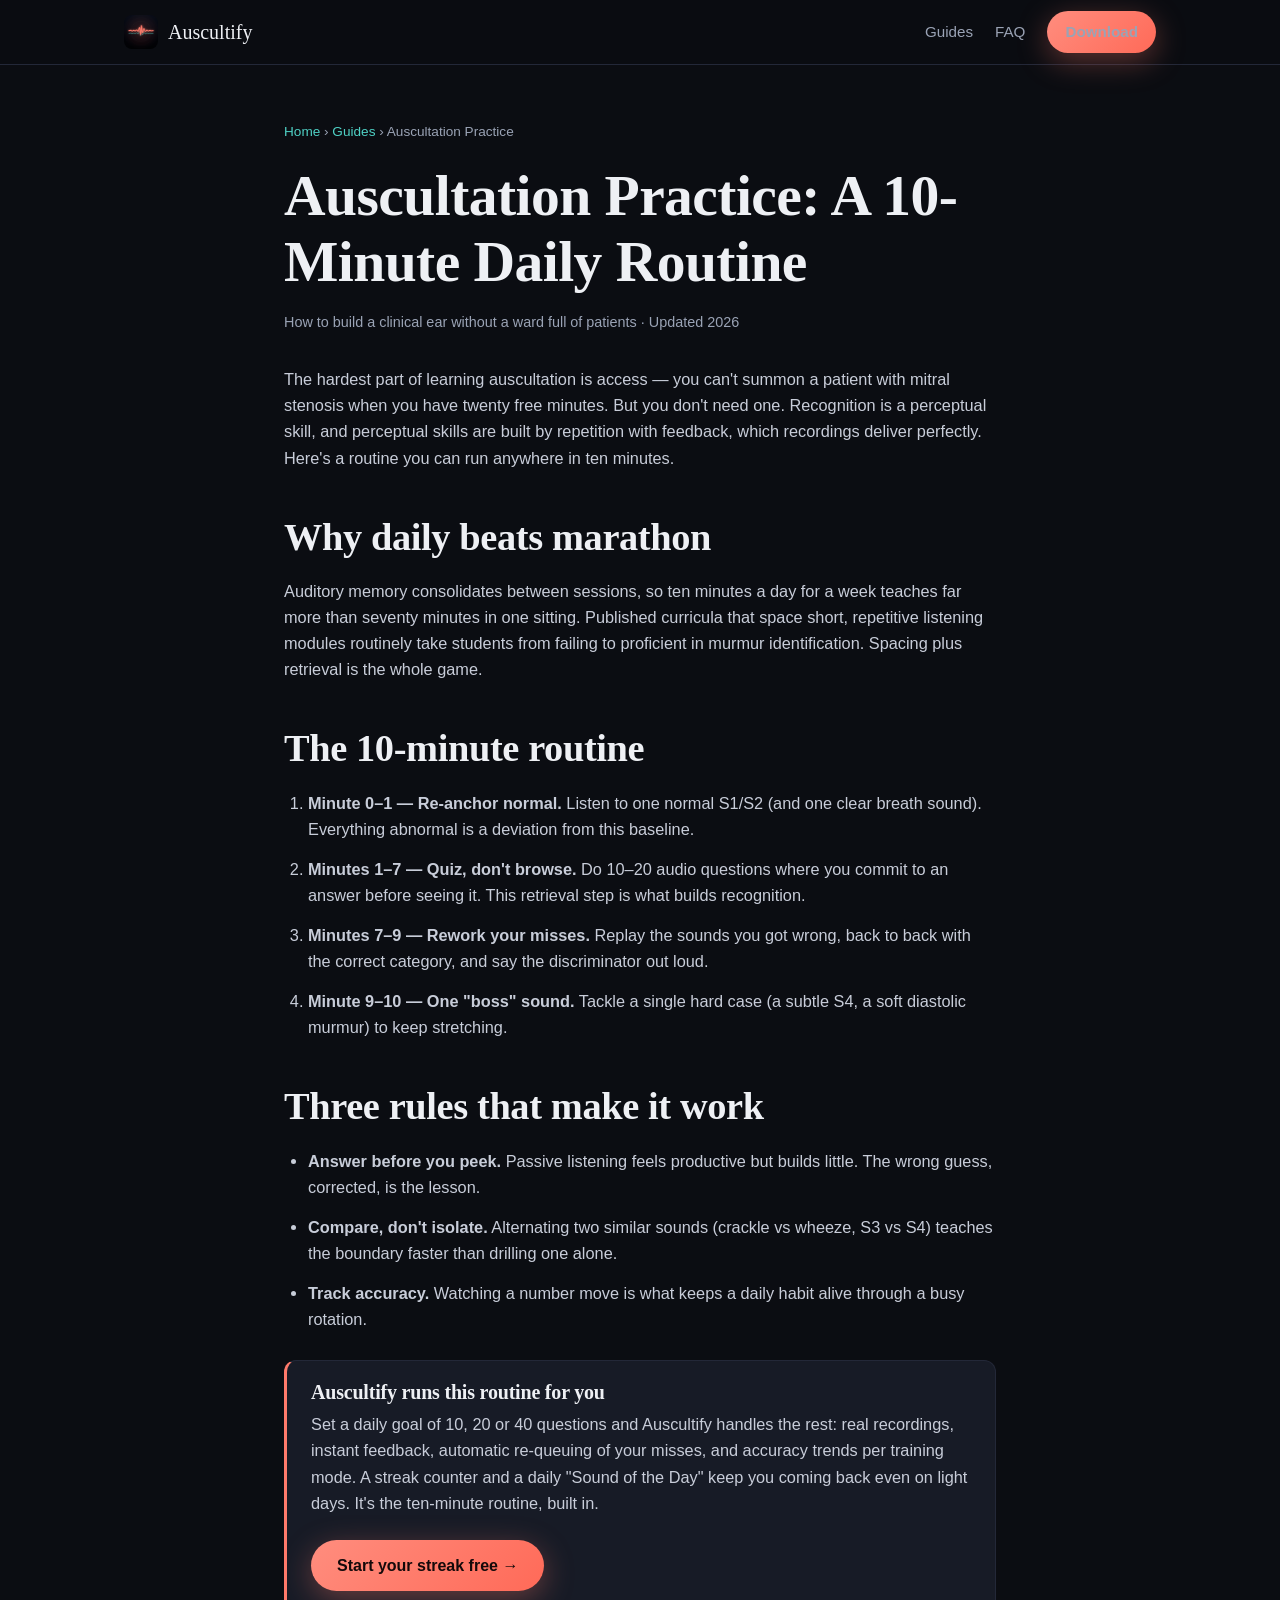
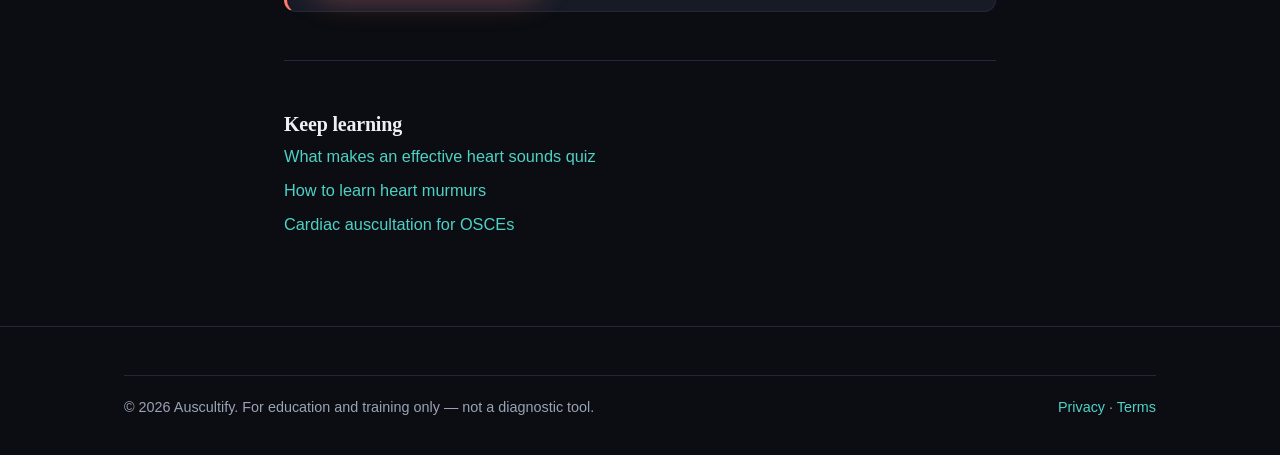
<file: guides/auscultation-practice.html>
<!DOCTYPE html>
<html lang="en">
<head>
<meta charset="UTF-8">
<meta name="viewport" content="width=device-width, initial-scale=1.0">
<title>Auscultation Practice: A 10-Minute Daily Routine | Auscultify</title>
<meta name="description" content="How to practice auscultation without patients: a science-backed 10-minute daily routine using real recordings, active recall and spaced repetition.">
<link rel="canonical" href="https://auscultify.ai/guides/auscultation-practice.html">
<link rel="icon" type="image/png" href="../assets/icon.png">
<link rel="stylesheet" href="../style.css">
<meta property="og:type" content="article">
<meta property="og:title" content="Auscultation Practice: A 10-Minute Daily Routine">
<meta property="og:description" content="A science-backed daily routine for building auscultation skill without patients.">
<meta property="og:url" content="https://auscultify.ai/guides/auscultation-practice.html">
<script type="application/ld+json">
{ "@context": "https://schema.org", "@type": "Article", "headline": "Auscultation Practice: A 10-Minute Daily Routine", "description": "A science-backed 10-minute daily routine for auscultation practice using real recordings and active recall.", "author": { "@type": "Organization", "name": "Auscultify" }, "publisher": { "@type": "Organization", "name": "Auscultify" }, "mainEntityOfPage": "https://auscultify.ai/guides/auscultation-practice.html" }
</script>
<script type="application/ld+json">
{ "@context": "https://schema.org", "@type": "BreadcrumbList", "itemListElement": [
  { "@type": "ListItem", "position": 1, "name": "Home", "item": "https://auscultify.ai/" },
  { "@type": "ListItem", "position": 2, "name": "Guides", "item": "https://auscultify.ai/#guides" },
  { "@type": "ListItem", "position": 3, "name": "Auscultation Practice", "item": "https://auscultify.ai/guides/auscultation-practice.html" }
]}
</script>
</head>
<body>
<header class="site-header">
  <div class="container">
    <a class="brand" href="../index.html"><img src="../assets/icon.png" alt="Auscultify icon" width="34" height="34">Auscultify</a>
    <nav class="nav-links" aria-label="Primary">
      <a href="../index.html#guides">Guides</a>
      <a href="../index.html#faq">FAQ</a>
      <a class="btn btn-primary btn-sm" href="https://apps.apple.com/app/id6787730841">Download</a>
    </nav>
  </div>
</header>

<article class="article">
  <nav class="breadcrumb"><a href="../index.html">Home</a> › <a href="../index.html#guides">Guides</a> › Auscultation Practice</nav>
  <h1>Auscultation Practice: A 10-Minute Daily Routine</h1>
  <p class="byline">How to build a clinical ear without a ward full of patients · Updated 2026</p>

  <p>The hardest part of learning auscultation is access — you can't summon a patient with mitral stenosis when you have twenty free minutes. But you don't need one. Recognition is a perceptual skill, and perceptual skills are built by repetition with feedback, which recordings deliver perfectly. Here's a routine you can run anywhere in ten minutes.</p>

  <h2>Why daily beats marathon</h2>
  <p>Auditory memory consolidates between sessions, so ten minutes a day for a week teaches far more than seventy minutes in one sitting. Published curricula that space short, repetitive listening modules routinely take students from failing to proficient in murmur identification. Spacing plus retrieval is the whole game.</p>

  <h2>The 10-minute routine</h2>
  <ol>
    <li><strong>Minute 0–1 — Re-anchor normal.</strong> Listen to one normal S1/S2 (and one clear breath sound). Everything abnormal is a deviation from this baseline.</li>
    <li><strong>Minutes 1–7 — Quiz, don't browse.</strong> Do 10–20 audio questions where you commit to an answer before seeing it. This retrieval step is what builds recognition.</li>
    <li><strong>Minutes 7–9 — Rework your misses.</strong> Replay the sounds you got wrong, back to back with the correct category, and say the discriminator out loud.</li>
    <li><strong>Minute 9–10 — One "boss" sound.</strong> Tackle a single hard case (a subtle S4, a soft diastolic murmur) to keep stretching.</li>
  </ol>

  <h2>Three rules that make it work</h2>
  <ul>
    <li><strong>Answer before you peek.</strong> Passive listening feels productive but builds little. The wrong guess, corrected, is the lesson.</li>
    <li><strong>Compare, don't isolate.</strong> Alternating two similar sounds (crackle vs wheeze, S3 vs S4) teaches the boundary faster than drilling one alone.</li>
    <li><strong>Track accuracy.</strong> Watching a number move is what keeps a daily habit alive through a busy rotation.</li>
  </ul>

  <div class="callout">
    <h3>Auscultify runs this routine for you</h3>
    <p>Set a daily goal of 10, 20 or 40 questions and Auscultify handles the rest: real recordings, instant feedback, automatic re-queuing of your misses, and accuracy trends per training mode. A streak counter and a daily "Sound of the Day" keep you coming back even on light days. It's the ten-minute routine, built in.</p>
    <a class="btn btn-primary" href="https://apps.apple.com/app/id6787730841">Start your streak free →</a>
  </div>

  <div class="related">
    <h3>Keep learning</h3>
    <ul>
      <li><a href="heart-sounds-quiz.html">What makes an effective heart sounds quiz</a></li>
      <li><a href="how-to-learn-heart-murmurs.html">How to learn heart murmurs</a></li>
      <li><a href="cardiac-auscultation-osce.html">Cardiac auscultation for OSCEs</a></li>
    </ul>
  </div>
</article>

<footer class="site-footer">
  <div class="container">
    <div class="footer-bottom">
      <span>© 2026 Auscultify. For education and training only — not a diagnostic tool.</span>
      <span><a href="../privacy.html">Privacy</a> · <a href="../terms.html">Terms</a></span>
    </div>
  </div>
</footer>
</body>
</html>
</file>
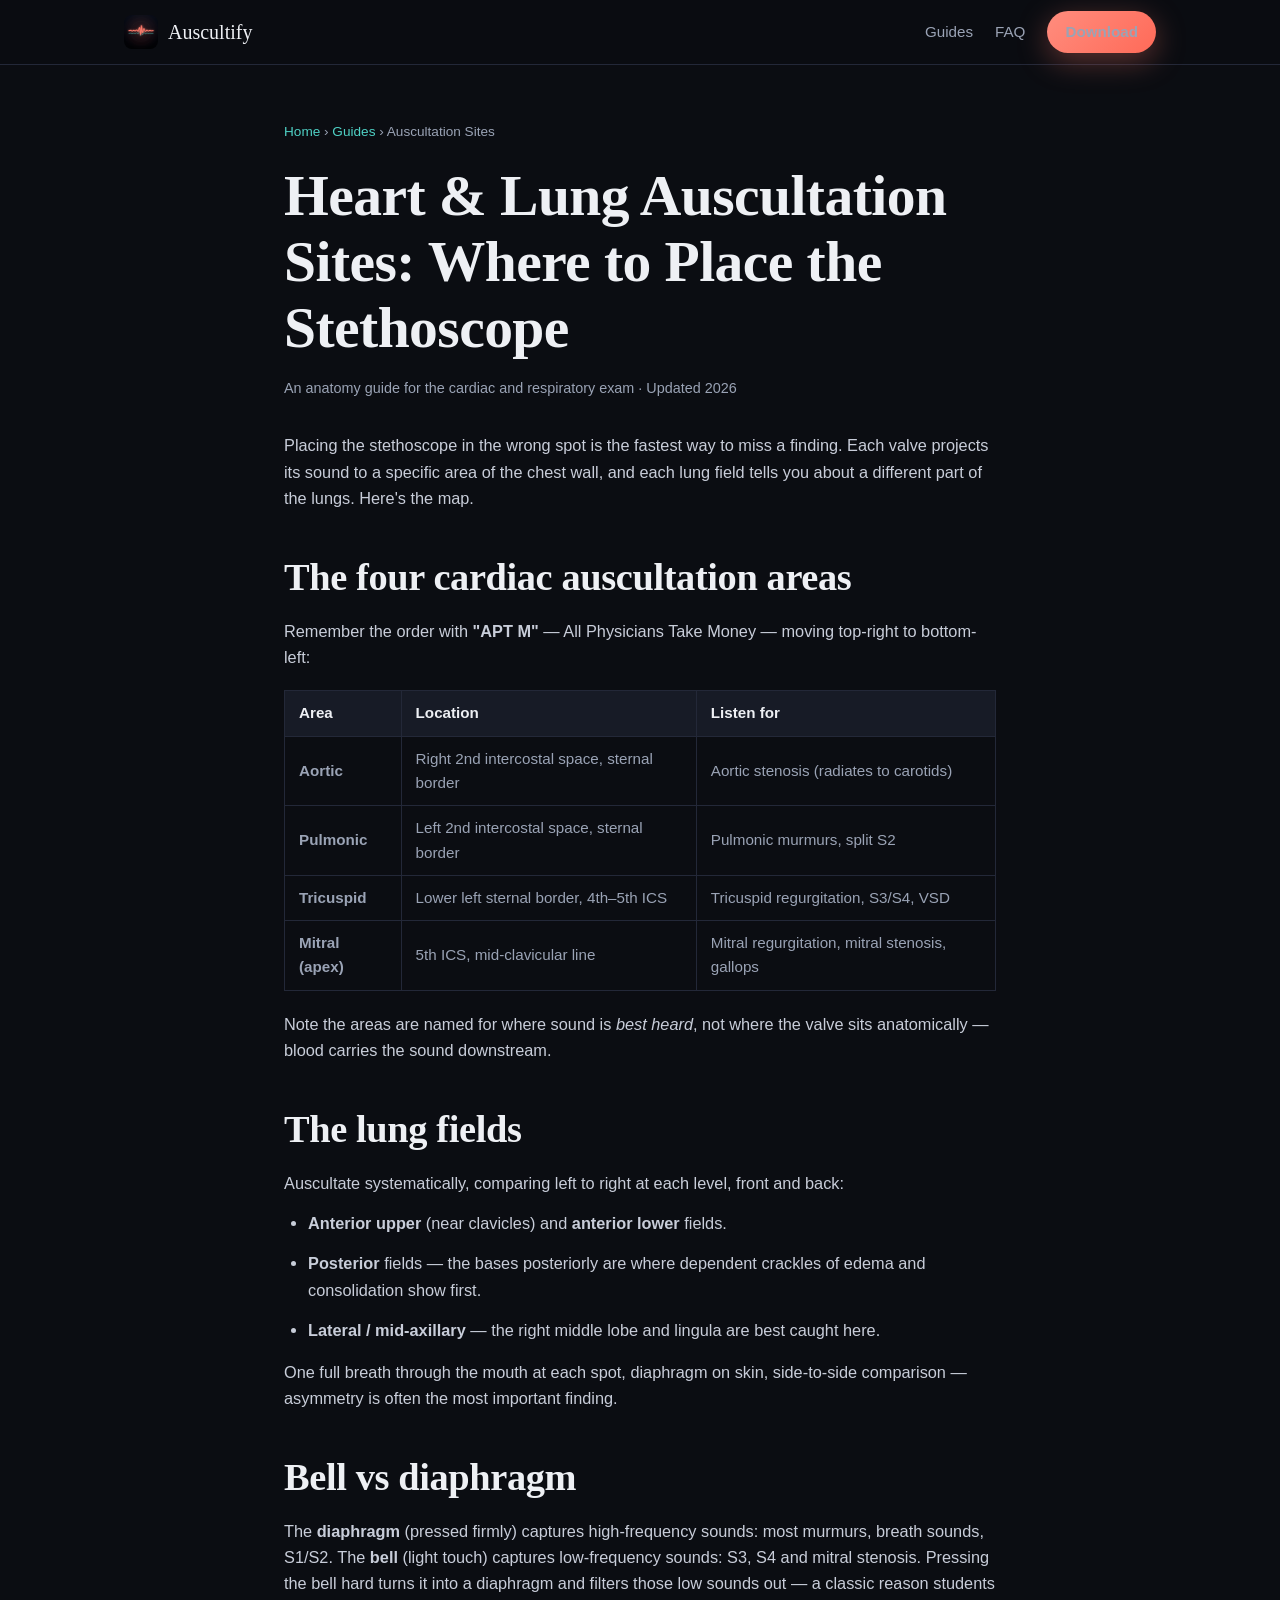
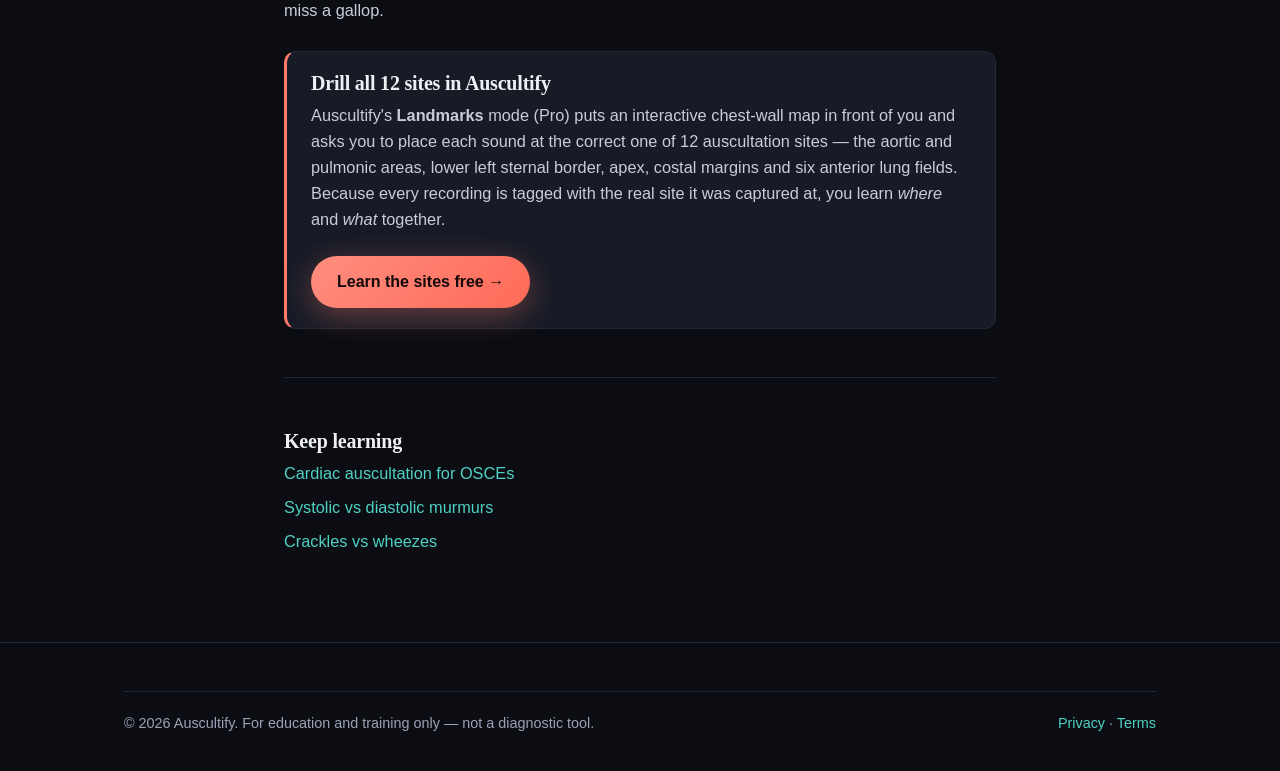
<file: guides/auscultation-sites.html>
<!DOCTYPE html>
<html lang="en">
<head>
<meta charset="UTF-8">
<meta name="viewport" content="width=device-width, initial-scale=1.0">
<title>Heart &amp; Lung Auscultation Sites: Where to Place the Stethoscope | Auscultify</title>
<meta name="description" content="A clear map of the heart and lung auscultation sites — the four cardiac valve areas plus the lung fields — where to listen and what you should hear at each.">
<link rel="canonical" href="https://auscultify.ai/guides/auscultation-sites.html">
<link rel="icon" type="image/png" href="../assets/icon.png">
<link rel="stylesheet" href="../style.css">
<meta property="og:type" content="article">
<meta property="og:title" content="Heart &amp; Lung Auscultation Sites">
<meta property="og:description" content="Where to place the stethoscope and what you should hear at each cardiac and lung site.">
<meta property="og:url" content="https://auscultify.ai/guides/auscultation-sites.html">
<script type="application/ld+json">
{ "@context": "https://schema.org", "@type": "Article", "headline": "Heart & Lung Auscultation Sites: Where to Place the Stethoscope", "description": "A map of the cardiac valve areas and lung fields, where to listen and what you should hear at each.", "author": { "@type": "Organization", "name": "Auscultify" }, "publisher": { "@type": "Organization", "name": "Auscultify" }, "mainEntityOfPage": "https://auscultify.ai/guides/auscultation-sites.html" }
</script>
<script type="application/ld+json">
{ "@context": "https://schema.org", "@type": "BreadcrumbList", "itemListElement": [
  { "@type": "ListItem", "position": 1, "name": "Home", "item": "https://auscultify.ai/" },
  { "@type": "ListItem", "position": 2, "name": "Guides", "item": "https://auscultify.ai/#guides" },
  { "@type": "ListItem", "position": 3, "name": "Auscultation Sites", "item": "https://auscultify.ai/guides/auscultation-sites.html" }
]}
</script>
</head>
<body>
<header class="site-header">
  <div class="container">
    <a class="brand" href="../index.html"><img src="../assets/icon.png" alt="Auscultify icon" width="34" height="34">Auscultify</a>
    <nav class="nav-links" aria-label="Primary">
      <a href="../index.html#guides">Guides</a>
      <a href="../index.html#faq">FAQ</a>
      <a class="btn btn-primary btn-sm" href="https://apps.apple.com/app/id6787730841">Download</a>
    </nav>
  </div>
</header>

<article class="article">
  <nav class="breadcrumb"><a href="../index.html">Home</a> › <a href="../index.html#guides">Guides</a> › Auscultation Sites</nav>
  <h1>Heart &amp; Lung Auscultation Sites: Where to Place the Stethoscope</h1>
  <p class="byline">An anatomy guide for the cardiac and respiratory exam · Updated 2026</p>

  <p>Placing the stethoscope in the wrong spot is the fastest way to miss a finding. Each valve projects its sound to a specific area of the chest wall, and each lung field tells you about a different part of the lungs. Here's the map.</p>

  <h2>The four cardiac auscultation areas</h2>
  <p>Remember the order with <strong>"APT M"</strong> — All Physicians Take Money — moving top-right to bottom-left:</p>
  <table>
    <thead><tr><th>Area</th><th>Location</th><th>Listen for</th></tr></thead>
    <tbody>
      <tr><td><strong>Aortic</strong></td><td>Right 2nd intercostal space, sternal border</td><td>Aortic stenosis (radiates to carotids)</td></tr>
      <tr><td><strong>Pulmonic</strong></td><td>Left 2nd intercostal space, sternal border</td><td>Pulmonic murmurs, split S2</td></tr>
      <tr><td><strong>Tricuspid</strong></td><td>Lower left sternal border, 4th–5th ICS</td><td>Tricuspid regurgitation, S3/S4, VSD</td></tr>
      <tr><td><strong>Mitral (apex)</strong></td><td>5th ICS, mid-clavicular line</td><td>Mitral regurgitation, mitral stenosis, gallops</td></tr>
    </tbody>
  </table>
  <p>Note the areas are named for where sound is <em>best heard</em>, not where the valve sits anatomically — blood carries the sound downstream.</p>

  <h2>The lung fields</h2>
  <p>Auscultate systematically, comparing left to right at each level, front and back:</p>
  <ul>
    <li><strong>Anterior upper</strong> (near clavicles) and <strong>anterior lower</strong> fields.</li>
    <li><strong>Posterior</strong> fields — the bases posteriorly are where dependent crackles of edema and consolidation show first.</li>
    <li><strong>Lateral / mid-axillary</strong> — the right middle lobe and lingula are best caught here.</li>
  </ul>
  <p>One full breath through the mouth at each spot, diaphragm on skin, side-to-side comparison — asymmetry is often the most important finding.</p>

  <h2>Bell vs diaphragm</h2>
  <p>The <strong>diaphragm</strong> (pressed firmly) captures high-frequency sounds: most murmurs, breath sounds, S1/S2. The <strong>bell</strong> (light touch) captures low-frequency sounds: S3, S4 and mitral stenosis. Pressing the bell hard turns it into a diaphragm and filters those low sounds out — a classic reason students miss a gallop.</p>

  <div class="callout">
    <h3>Drill all 12 sites in Auscultify</h3>
    <p>Auscultify's <strong>Landmarks</strong> mode (Pro) puts an interactive chest-wall map in front of you and asks you to place each sound at the correct one of 12 auscultation sites — the aortic and pulmonic areas, lower left sternal border, apex, costal margins and six anterior lung fields. Because every recording is tagged with the real site it was captured at, you learn <em>where</em> and <em>what</em> together.</p>
    <a class="btn btn-primary" href="https://apps.apple.com/app/id6787730841">Learn the sites free →</a>
  </div>

  <div class="related">
    <h3>Keep learning</h3>
    <ul>
      <li><a href="cardiac-auscultation-osce.html">Cardiac auscultation for OSCEs</a></li>
      <li><a href="systolic-vs-diastolic-murmurs.html">Systolic vs diastolic murmurs</a></li>
      <li><a href="crackles-vs-wheezes.html">Crackles vs wheezes</a></li>
    </ul>
  </div>
</article>

<footer class="site-footer">
  <div class="container">
    <div class="footer-bottom">
      <span>© 2026 Auscultify. For education and training only — not a diagnostic tool.</span>
      <span><a href="../privacy.html">Privacy</a> · <a href="../terms.html">Terms</a></span>
    </div>
  </div>
</footer>
</body>
</html>
</file>
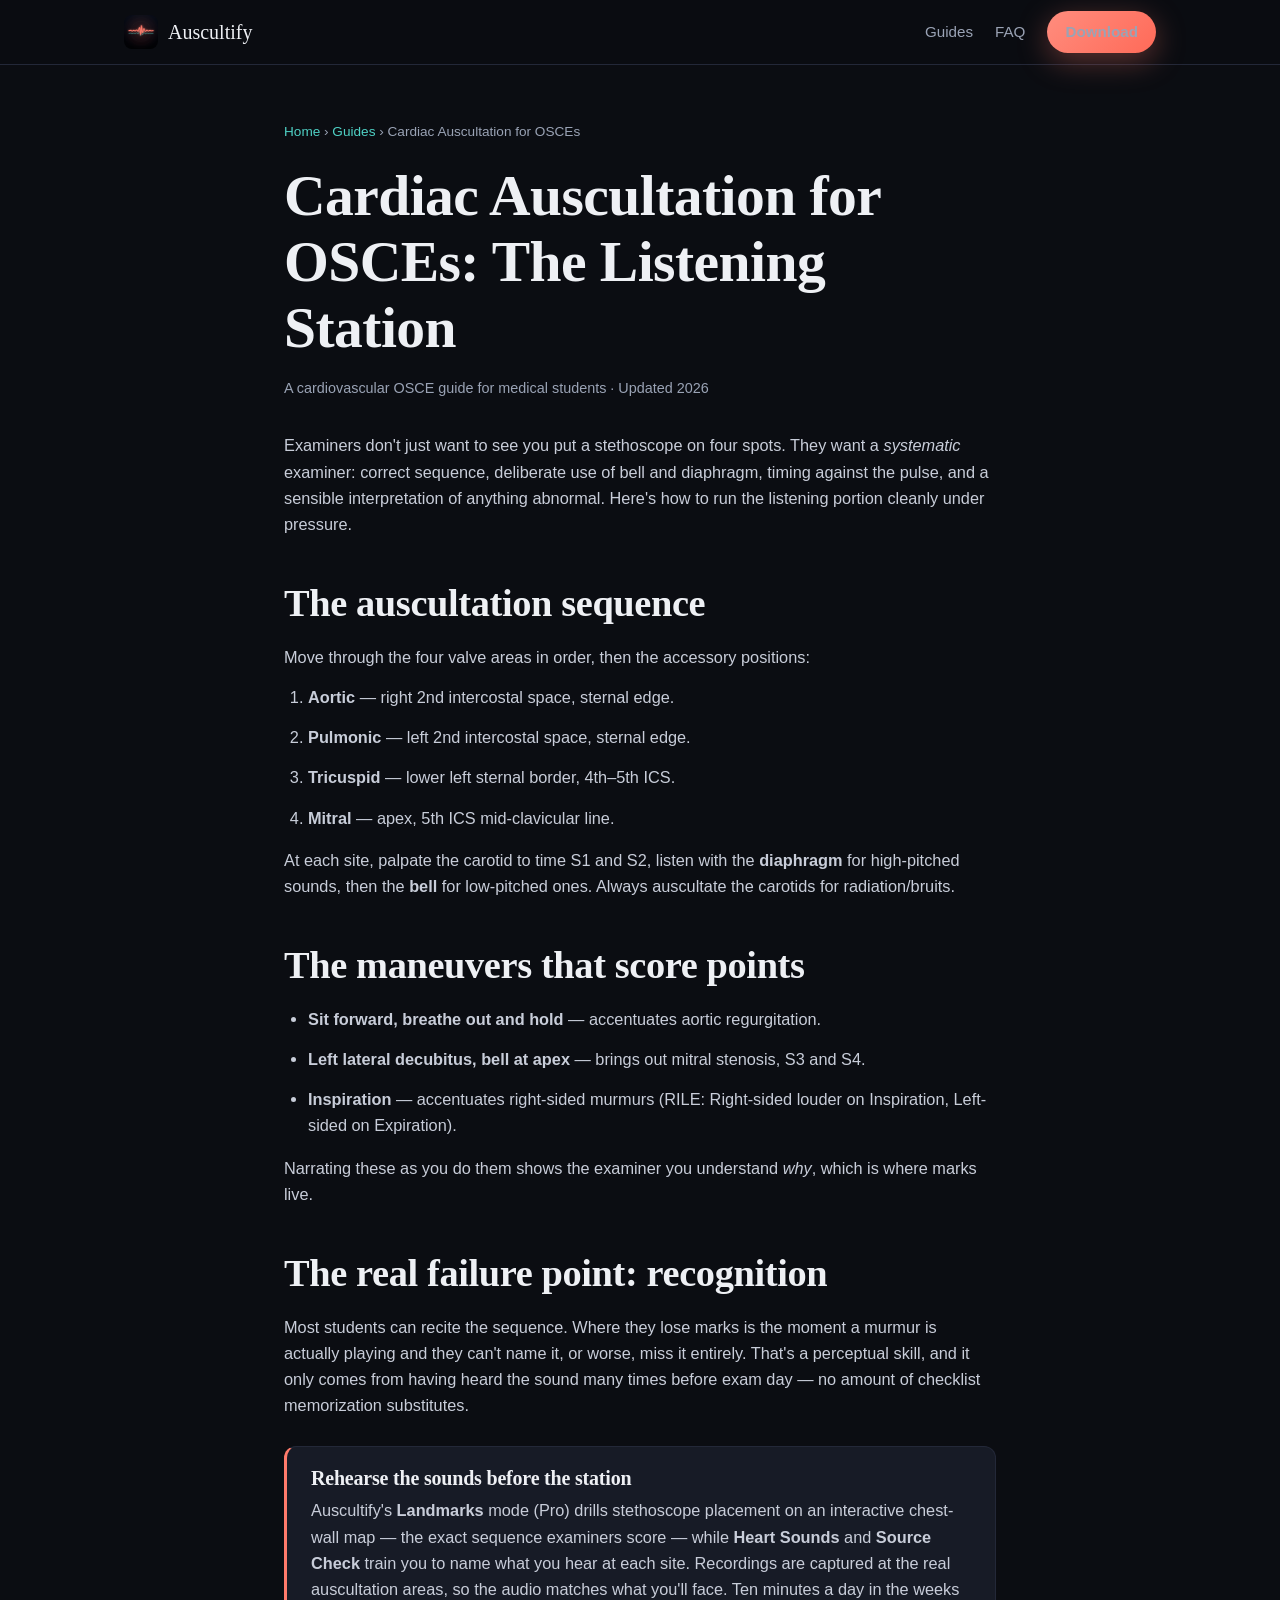
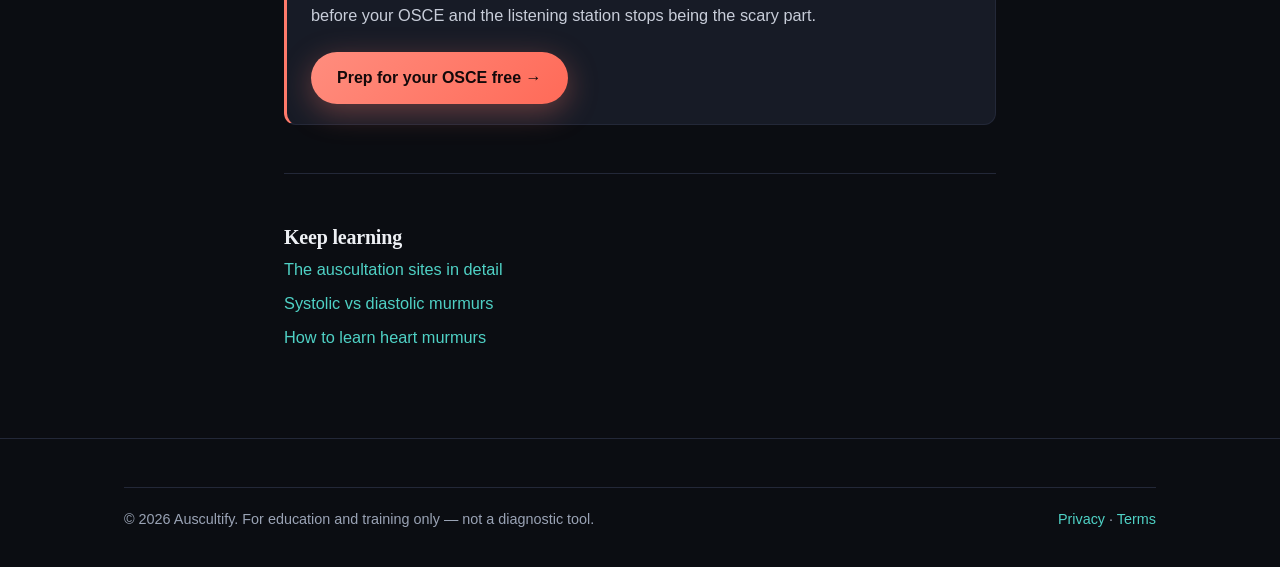
<file: guides/cardiac-auscultation-osce.html>
<!DOCTYPE html>
<html lang="en">
<head>
<meta charset="UTF-8">
<meta name="viewport" content="width=device-width, initial-scale=1.0">
<title>Cardiac Auscultation for OSCEs: The Listening Station | Auscultify</title>
<meta name="description" content="How to run the auscultation part of the cardiovascular OSCE: the sequence, bell vs diaphragm, maneuvers, and how to train recognition so you don't freeze.">
<link rel="canonical" href="https://auscultify.ai/guides/cardiac-auscultation-osce.html">
<link rel="icon" type="image/png" href="../assets/icon.png">
<link rel="stylesheet" href="../style.css">
<meta property="og:type" content="article">
<meta property="og:title" content="Cardiac Auscultation for OSCEs: The Listening Station">
<meta property="og:description" content="The sequence, technique and recognition training to pass the cardiovascular OSCE listening station.">
<meta property="og:url" content="https://auscultify.ai/guides/cardiac-auscultation-osce.html">
<script type="application/ld+json">
{ "@context": "https://schema.org", "@type": "Article", "headline": "Cardiac Auscultation for OSCEs: The Listening Station", "description": "The auscultation sequence, technique and recognition training needed to pass the cardiovascular OSCE.", "author": { "@type": "Organization", "name": "Auscultify" }, "publisher": { "@type": "Organization", "name": "Auscultify" }, "mainEntityOfPage": "https://auscultify.ai/guides/cardiac-auscultation-osce.html" }
</script>
<script type="application/ld+json">
{ "@context": "https://schema.org", "@type": "BreadcrumbList", "itemListElement": [
  { "@type": "ListItem", "position": 1, "name": "Home", "item": "https://auscultify.ai/" },
  { "@type": "ListItem", "position": 2, "name": "Guides", "item": "https://auscultify.ai/#guides" },
  { "@type": "ListItem", "position": 3, "name": "Cardiac Auscultation for OSCEs", "item": "https://auscultify.ai/guides/cardiac-auscultation-osce.html" }
]}
</script>
</head>
<body>
<header class="site-header">
  <div class="container">
    <a class="brand" href="../index.html"><img src="../assets/icon.png" alt="Auscultify icon" width="34" height="34">Auscultify</a>
    <nav class="nav-links" aria-label="Primary">
      <a href="../index.html#guides">Guides</a>
      <a href="../index.html#faq">FAQ</a>
      <a class="btn btn-primary btn-sm" href="https://apps.apple.com/app/id6787730841">Download</a>
    </nav>
  </div>
</header>

<article class="article">
  <nav class="breadcrumb"><a href="../index.html">Home</a> › <a href="../index.html#guides">Guides</a> › Cardiac Auscultation for OSCEs</nav>
  <h1>Cardiac Auscultation for OSCEs: The Listening Station</h1>
  <p class="byline">A cardiovascular OSCE guide for medical students · Updated 2026</p>

  <p>Examiners don't just want to see you put a stethoscope on four spots. They want a <em>systematic</em> examiner: correct sequence, deliberate use of bell and diaphragm, timing against the pulse, and a sensible interpretation of anything abnormal. Here's how to run the listening portion cleanly under pressure.</p>

  <h2>The auscultation sequence</h2>
  <p>Move through the four valve areas in order, then the accessory positions:</p>
  <ol>
    <li><strong>Aortic</strong> — right 2nd intercostal space, sternal edge.</li>
    <li><strong>Pulmonic</strong> — left 2nd intercostal space, sternal edge.</li>
    <li><strong>Tricuspid</strong> — lower left sternal border, 4th–5th ICS.</li>
    <li><strong>Mitral</strong> — apex, 5th ICS mid-clavicular line.</li>
  </ol>
  <p>At each site, palpate the carotid to time S1 and S2, listen with the <strong>diaphragm</strong> for high-pitched sounds, then the <strong>bell</strong> for low-pitched ones. Always auscultate the carotids for radiation/bruits.</p>

  <h2>The maneuvers that score points</h2>
  <ul>
    <li><strong>Sit forward, breathe out and hold</strong> — accentuates aortic regurgitation.</li>
    <li><strong>Left lateral decubitus, bell at apex</strong> — brings out mitral stenosis, S3 and S4.</li>
    <li><strong>Inspiration</strong> — accentuates right-sided murmurs (RILE: Right-sided louder on Inspiration, Left-sided on Expiration).</li>
  </ul>
  <p>Narrating these as you do them shows the examiner you understand <em>why</em>, which is where marks live.</p>

  <h2>The real failure point: recognition</h2>
  <p>Most students can recite the sequence. Where they lose marks is the moment a murmur is actually playing and they can't name it, or worse, miss it entirely. That's a perceptual skill, and it only comes from having heard the sound many times before exam day — no amount of checklist memorization substitutes.</p>

  <div class="callout">
    <h3>Rehearse the sounds before the station</h3>
    <p>Auscultify's <strong>Landmarks</strong> mode (Pro) drills stethoscope placement on an interactive chest-wall map — the exact sequence examiners score — while <strong>Heart Sounds</strong> and <strong>Source Check</strong> train you to name what you hear at each site. Recordings are captured at the real auscultation areas, so the audio matches what you'll face. Ten minutes a day in the weeks before your OSCE and the listening station stops being the scary part.</p>
    <a class="btn btn-primary" href="https://apps.apple.com/app/id6787730841">Prep for your OSCE free →</a>
  </div>

  <div class="related">
    <h3>Keep learning</h3>
    <ul>
      <li><a href="auscultation-sites.html">The auscultation sites in detail</a></li>
      <li><a href="systolic-vs-diastolic-murmurs.html">Systolic vs diastolic murmurs</a></li>
      <li><a href="how-to-learn-heart-murmurs.html">How to learn heart murmurs</a></li>
    </ul>
  </div>
</article>

<footer class="site-footer">
  <div class="container">
    <div class="footer-bottom">
      <span>© 2026 Auscultify. For education and training only — not a diagnostic tool.</span>
      <span><a href="../privacy.html">Privacy</a> · <a href="../terms.html">Terms</a></span>
    </div>
  </div>
</footer>
</body>
</html>
</file>
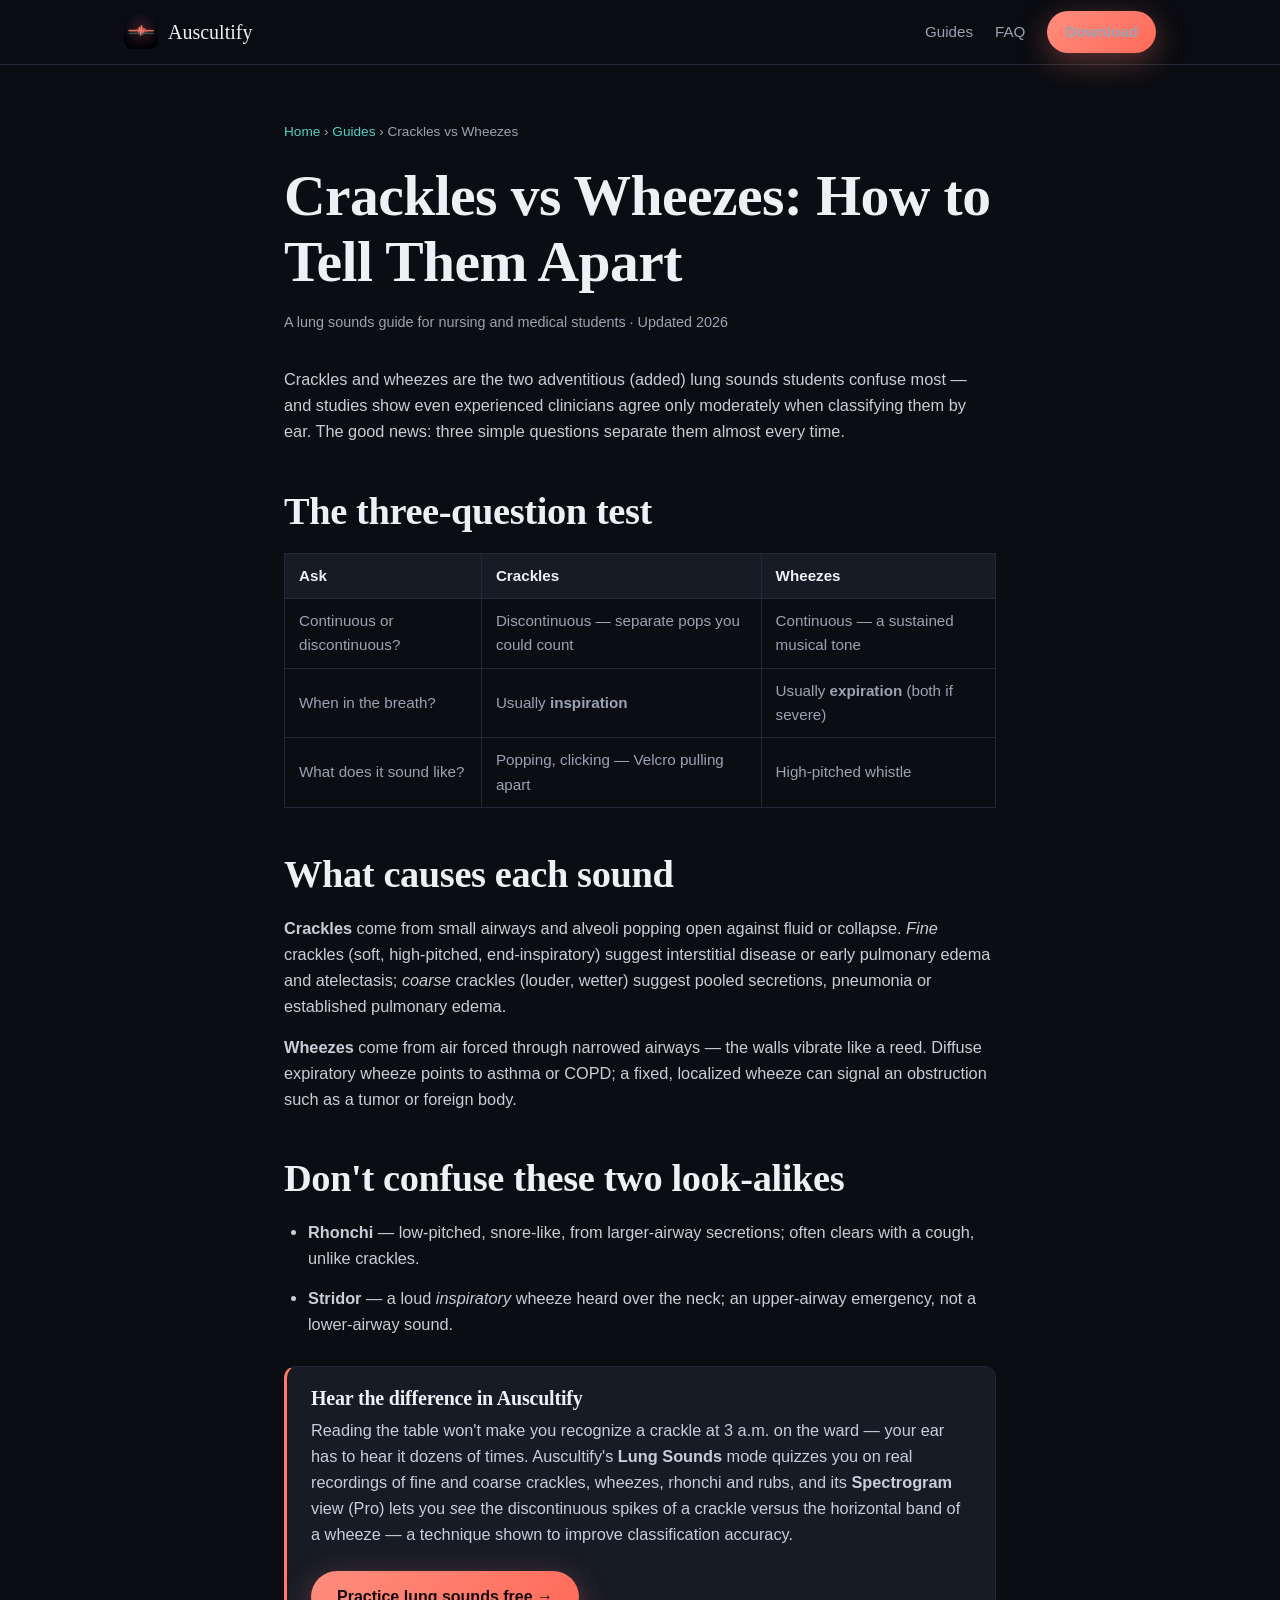
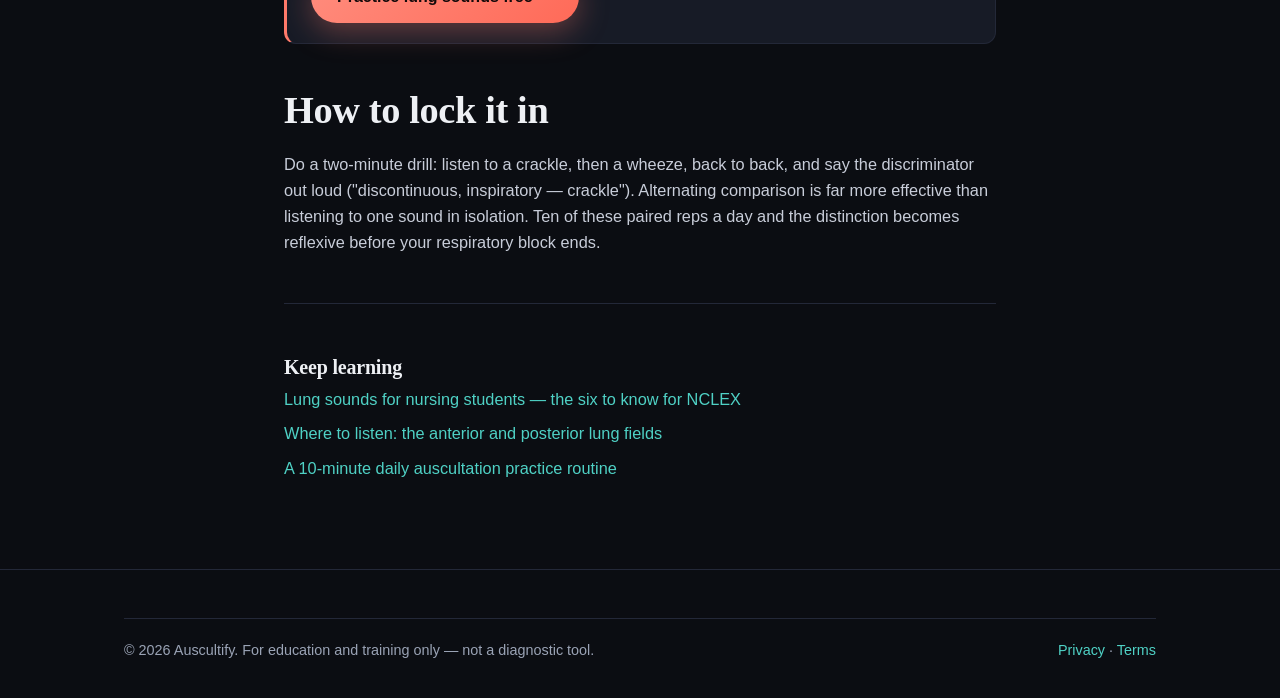
<file: guides/crackles-vs-wheezes.html>
<!DOCTYPE html>
<html lang="en">
<head>
<meta charset="UTF-8">
<meta name="viewport" content="width=device-width, initial-scale=1.0">
<title>Crackles vs Wheezes: How to Tell Them Apart | Auscultify</title>
<meta name="description" content="Crackles vs wheezes made simple: timing, pitch and continuity cues that separate the two most-confused lung sounds — with real-audio quiz practice.">
<link rel="canonical" href="https://auscultify.ai/guides/crackles-vs-wheezes.html">
<link rel="icon" type="image/png" href="../assets/icon.png">
<link rel="stylesheet" href="../style.css">
<meta property="og:type" content="article">
<meta property="og:title" content="Crackles vs Wheezes: How to Tell Them Apart">
<meta property="og:description" content="The timing, pitch and continuity cues that separate crackles from wheezes — plus real-audio practice.">
<meta property="og:url" content="https://auscultify.ai/guides/crackles-vs-wheezes.html">
<script type="application/ld+json">
{ "@context": "https://schema.org", "@type": "Article", "headline": "Crackles vs Wheezes: How to Tell Them Apart", "description": "How to distinguish crackles from wheezes using timing, pitch and continuity, with active-recall audio practice.", "author": { "@type": "Organization", "name": "Auscultify" }, "publisher": { "@type": "Organization", "name": "Auscultify" }, "mainEntityOfPage": "https://auscultify.ai/guides/crackles-vs-wheezes.html" }
</script>
<script type="application/ld+json">
{ "@context": "https://schema.org", "@type": "BreadcrumbList", "itemListElement": [
  { "@type": "ListItem", "position": 1, "name": "Home", "item": "https://auscultify.ai/" },
  { "@type": "ListItem", "position": 2, "name": "Guides", "item": "https://auscultify.ai/#guides" },
  { "@type": "ListItem", "position": 3, "name": "Crackles vs Wheezes", "item": "https://auscultify.ai/guides/crackles-vs-wheezes.html" }
]}
</script>
</head>
<body>
<header class="site-header">
  <div class="container">
    <a class="brand" href="../index.html"><img src="../assets/icon.png" alt="Auscultify icon" width="34" height="34">Auscultify</a>
    <nav class="nav-links" aria-label="Primary">
      <a href="../index.html#guides">Guides</a>
      <a href="../index.html#faq">FAQ</a>
      <a class="btn btn-primary btn-sm" href="https://apps.apple.com/app/id6787730841">Download</a>
    </nav>
  </div>
</header>

<article class="article">
  <nav class="breadcrumb"><a href="../index.html">Home</a> › <a href="../index.html#guides">Guides</a> › Crackles vs Wheezes</nav>
  <h1>Crackles vs Wheezes: How to Tell Them Apart</h1>
  <p class="byline">A lung sounds guide for nursing and medical students · Updated 2026</p>

  <p>Crackles and wheezes are the two adventitious (added) lung sounds students confuse most — and studies show even experienced clinicians agree only moderately when classifying them by ear. The good news: three simple questions separate them almost every time.</p>

  <h2>The three-question test</h2>
  <table>
    <thead><tr><th>Ask</th><th>Crackles</th><th>Wheezes</th></tr></thead>
    <tbody>
      <tr><td>Continuous or discontinuous?</td><td>Discontinuous — separate pops you could count</td><td>Continuous — a sustained musical tone</td></tr>
      <tr><td>When in the breath?</td><td>Usually <strong>inspiration</strong></td><td>Usually <strong>expiration</strong> (both if severe)</td></tr>
      <tr><td>What does it sound like?</td><td>Popping, clicking — Velcro pulling apart</td><td>High-pitched whistle</td></tr>
    </tbody>
  </table>

  <h2>What causes each sound</h2>
  <p><strong>Crackles</strong> come from small airways and alveoli popping open against fluid or collapse. <em>Fine</em> crackles (soft, high-pitched, end-inspiratory) suggest interstitial disease or early pulmonary edema and atelectasis; <em>coarse</em> crackles (louder, wetter) suggest pooled secretions, pneumonia or established pulmonary edema.</p>
  <p><strong>Wheezes</strong> come from air forced through narrowed airways — the walls vibrate like a reed. Diffuse expiratory wheeze points to asthma or COPD; a fixed, localized wheeze can signal an obstruction such as a tumor or foreign body.</p>

  <h2>Don't confuse these two look-alikes</h2>
  <ul>
    <li><strong>Rhonchi</strong> — low-pitched, snore-like, from larger-airway secretions; often clears with a cough, unlike crackles.</li>
    <li><strong>Stridor</strong> — a loud <em>inspiratory</em> wheeze heard over the neck; an upper-airway emergency, not a lower-airway sound.</li>
  </ul>

  <div class="callout">
    <h3>Hear the difference in Auscultify</h3>
    <p>Reading the table won't make you recognize a crackle at 3 a.m. on the ward — your ear has to hear it dozens of times. Auscultify's <strong>Lung Sounds</strong> mode quizzes you on real recordings of fine and coarse crackles, wheezes, rhonchi and rubs, and its <strong>Spectrogram</strong> view (Pro) lets you <em>see</em> the discontinuous spikes of a crackle versus the horizontal band of a wheeze — a technique shown to improve classification accuracy.</p>
    <a class="btn btn-primary" href="https://apps.apple.com/app/id6787730841">Practice lung sounds free →</a>
  </div>

  <h2>How to lock it in</h2>
  <p>Do a two-minute drill: listen to a crackle, then a wheeze, back to back, and say the discriminator out loud ("discontinuous, inspiratory — crackle"). Alternating comparison is far more effective than listening to one sound in isolation. Ten of these paired reps a day and the distinction becomes reflexive before your respiratory block ends.</p>

  <div class="related">
    <h3>Keep learning</h3>
    <ul>
      <li><a href="lung-sounds-nursing-students.html">Lung sounds for nursing students — the six to know for NCLEX</a></li>
      <li><a href="auscultation-sites.html">Where to listen: the anterior and posterior lung fields</a></li>
      <li><a href="auscultation-practice.html">A 10-minute daily auscultation practice routine</a></li>
    </ul>
  </div>
</article>

<footer class="site-footer">
  <div class="container">
    <div class="footer-bottom">
      <span>© 2026 Auscultify. For education and training only — not a diagnostic tool.</span>
      <span><a href="../privacy.html">Privacy</a> · <a href="../terms.html">Terms</a></span>
    </div>
  </div>
</footer>
</body>
</html>
</file>
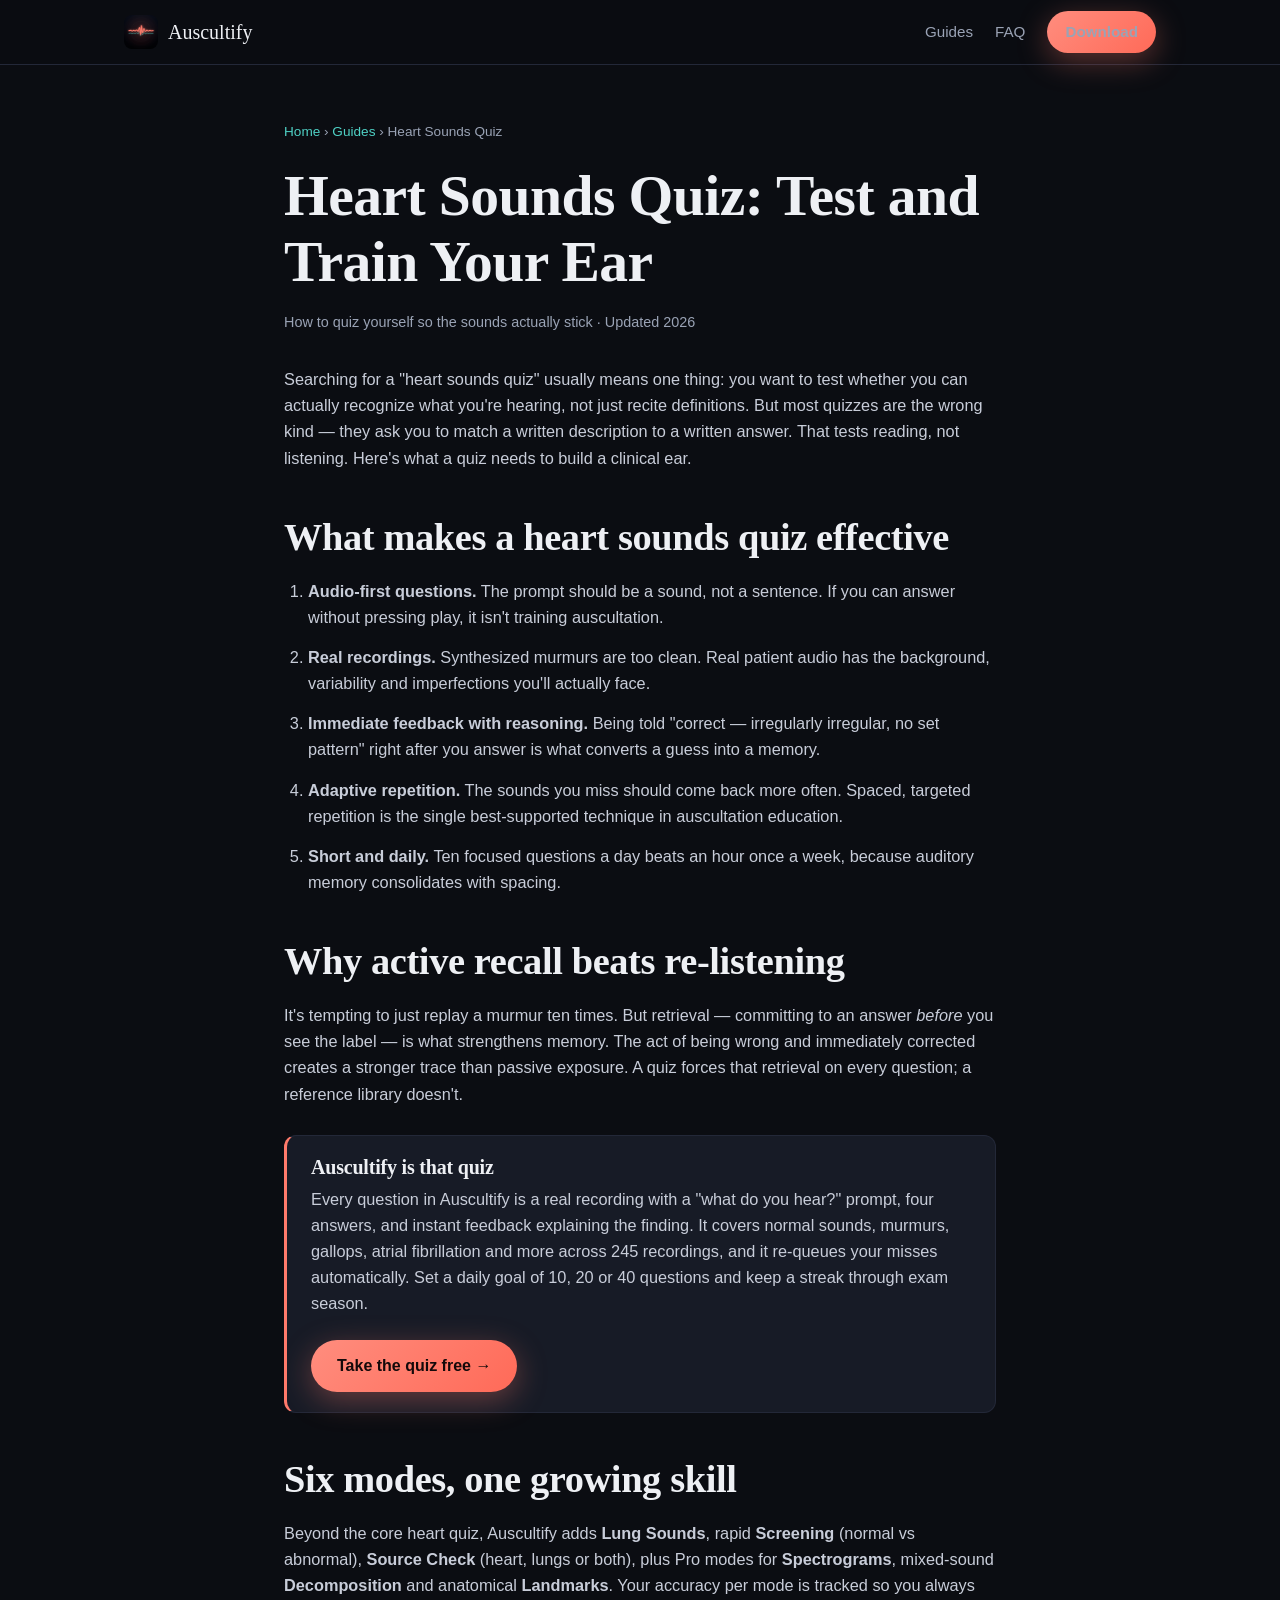
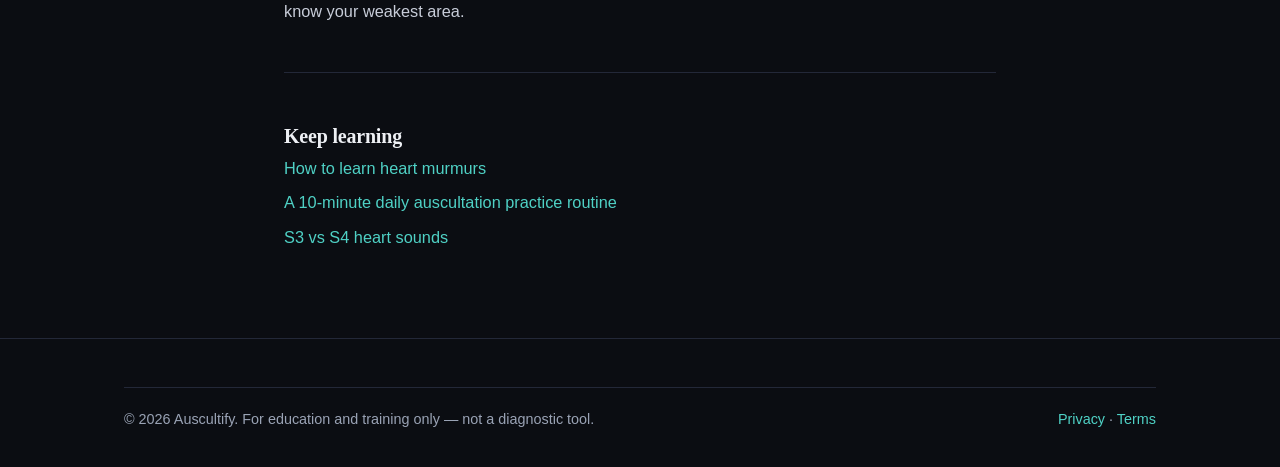
<file: guides/heart-sounds-quiz.html>
<!DOCTYPE html>
<html lang="en">
<head>
<meta charset="UTF-8">
<meta name="viewport" content="width=device-width, initial-scale=1.0">
<title>Heart Sounds Quiz: Test and Train Your Ear | Auscultify</title>
<meta name="description" content="A great heart sounds quiz builds recognition, not trivia. Learn what to look for in a quiz, how active recall works, and practice on 245 real recordings free.">
<link rel="canonical" href="https://auscultify.ai/guides/heart-sounds-quiz.html">
<link rel="icon" type="image/png" href="../assets/icon.png">
<link rel="stylesheet" href="../style.css">
<meta property="og:type" content="article">
<meta property="og:title" content="Heart Sounds Quiz: Test and Train Your Ear">
<meta property="og:description" content="What makes a heart sounds quiz actually build skill — and where to practice on real recordings.">
<meta property="og:url" content="https://auscultify.ai/guides/heart-sounds-quiz.html">
<script type="application/ld+json">
{ "@context": "https://schema.org", "@type": "Article", "headline": "Heart Sounds Quiz: Test and Train Your Ear", "description": "What makes an effective heart sounds quiz and how active recall builds auscultation skill.", "author": { "@type": "Organization", "name": "Auscultify" }, "publisher": { "@type": "Organization", "name": "Auscultify" }, "mainEntityOfPage": "https://auscultify.ai/guides/heart-sounds-quiz.html" }
</script>
<script type="application/ld+json">
{ "@context": "https://schema.org", "@type": "BreadcrumbList", "itemListElement": [
  { "@type": "ListItem", "position": 1, "name": "Home", "item": "https://auscultify.ai/" },
  { "@type": "ListItem", "position": 2, "name": "Guides", "item": "https://auscultify.ai/#guides" },
  { "@type": "ListItem", "position": 3, "name": "Heart Sounds Quiz", "item": "https://auscultify.ai/guides/heart-sounds-quiz.html" }
]}
</script>
</head>
<body>
<header class="site-header">
  <div class="container">
    <a class="brand" href="../index.html"><img src="../assets/icon.png" alt="Auscultify icon" width="34" height="34">Auscultify</a>
    <nav class="nav-links" aria-label="Primary">
      <a href="../index.html#guides">Guides</a>
      <a href="../index.html#faq">FAQ</a>
      <a class="btn btn-primary btn-sm" href="https://apps.apple.com/app/id6787730841">Download</a>
    </nav>
  </div>
</header>

<article class="article">
  <nav class="breadcrumb"><a href="../index.html">Home</a> › <a href="../index.html#guides">Guides</a> › Heart Sounds Quiz</nav>
  <h1>Heart Sounds Quiz: Test and Train Your Ear</h1>
  <p class="byline">How to quiz yourself so the sounds actually stick · Updated 2026</p>

  <p>Searching for a "heart sounds quiz" usually means one thing: you want to test whether you can actually recognize what you're hearing, not just recite definitions. But most quizzes are the wrong kind — they ask you to match a written description to a written answer. That tests reading, not listening. Here's what a quiz needs to build a clinical ear.</p>

  <h2>What makes a heart sounds quiz effective</h2>
  <ol>
    <li><strong>Audio-first questions.</strong> The prompt should be a sound, not a sentence. If you can answer without pressing play, it isn't training auscultation.</li>
    <li><strong>Real recordings.</strong> Synthesized murmurs are too clean. Real patient audio has the background, variability and imperfections you'll actually face.</li>
    <li><strong>Immediate feedback with reasoning.</strong> Being told "correct — irregularly irregular, no set pattern" right after you answer is what converts a guess into a memory.</li>
    <li><strong>Adaptive repetition.</strong> The sounds you miss should come back more often. Spaced, targeted repetition is the single best-supported technique in auscultation education.</li>
    <li><strong>Short and daily.</strong> Ten focused questions a day beats an hour once a week, because auditory memory consolidates with spacing.</li>
  </ol>

  <h2>Why active recall beats re-listening</h2>
  <p>It's tempting to just replay a murmur ten times. But retrieval — committing to an answer <em>before</em> you see the label — is what strengthens memory. The act of being wrong and immediately corrected creates a stronger trace than passive exposure. A quiz forces that retrieval on every question; a reference library doesn't.</p>

  <div class="callout">
    <h3>Auscultify is that quiz</h3>
    <p>Every question in Auscultify is a real recording with a "what do you hear?" prompt, four answers, and instant feedback explaining the finding. It covers normal sounds, murmurs, gallops, atrial fibrillation and more across 245 recordings, and it re-queues your misses automatically. Set a daily goal of 10, 20 or 40 questions and keep a streak through exam season.</p>
    <a class="btn btn-primary" href="https://apps.apple.com/app/id6787730841">Take the quiz free →</a>
  </div>

  <h2>Six modes, one growing skill</h2>
  <p>Beyond the core heart quiz, Auscultify adds <strong>Lung Sounds</strong>, rapid <strong>Screening</strong> (normal vs abnormal), <strong>Source Check</strong> (heart, lungs or both), plus Pro modes for <strong>Spectrograms</strong>, mixed-sound <strong>Decomposition</strong> and anatomical <strong>Landmarks</strong>. Your accuracy per mode is tracked so you always know your weakest area.</p>

  <div class="related">
    <h3>Keep learning</h3>
    <ul>
      <li><a href="how-to-learn-heart-murmurs.html">How to learn heart murmurs</a></li>
      <li><a href="auscultation-practice.html">A 10-minute daily auscultation practice routine</a></li>
      <li><a href="s3-vs-s4-heart-sounds.html">S3 vs S4 heart sounds</a></li>
    </ul>
  </div>
</article>

<footer class="site-footer">
  <div class="container">
    <div class="footer-bottom">
      <span>© 2026 Auscultify. For education and training only — not a diagnostic tool.</span>
      <span><a href="../privacy.html">Privacy</a> · <a href="../terms.html">Terms</a></span>
    </div>
  </div>
</footer>
</body>
</html>
</file>
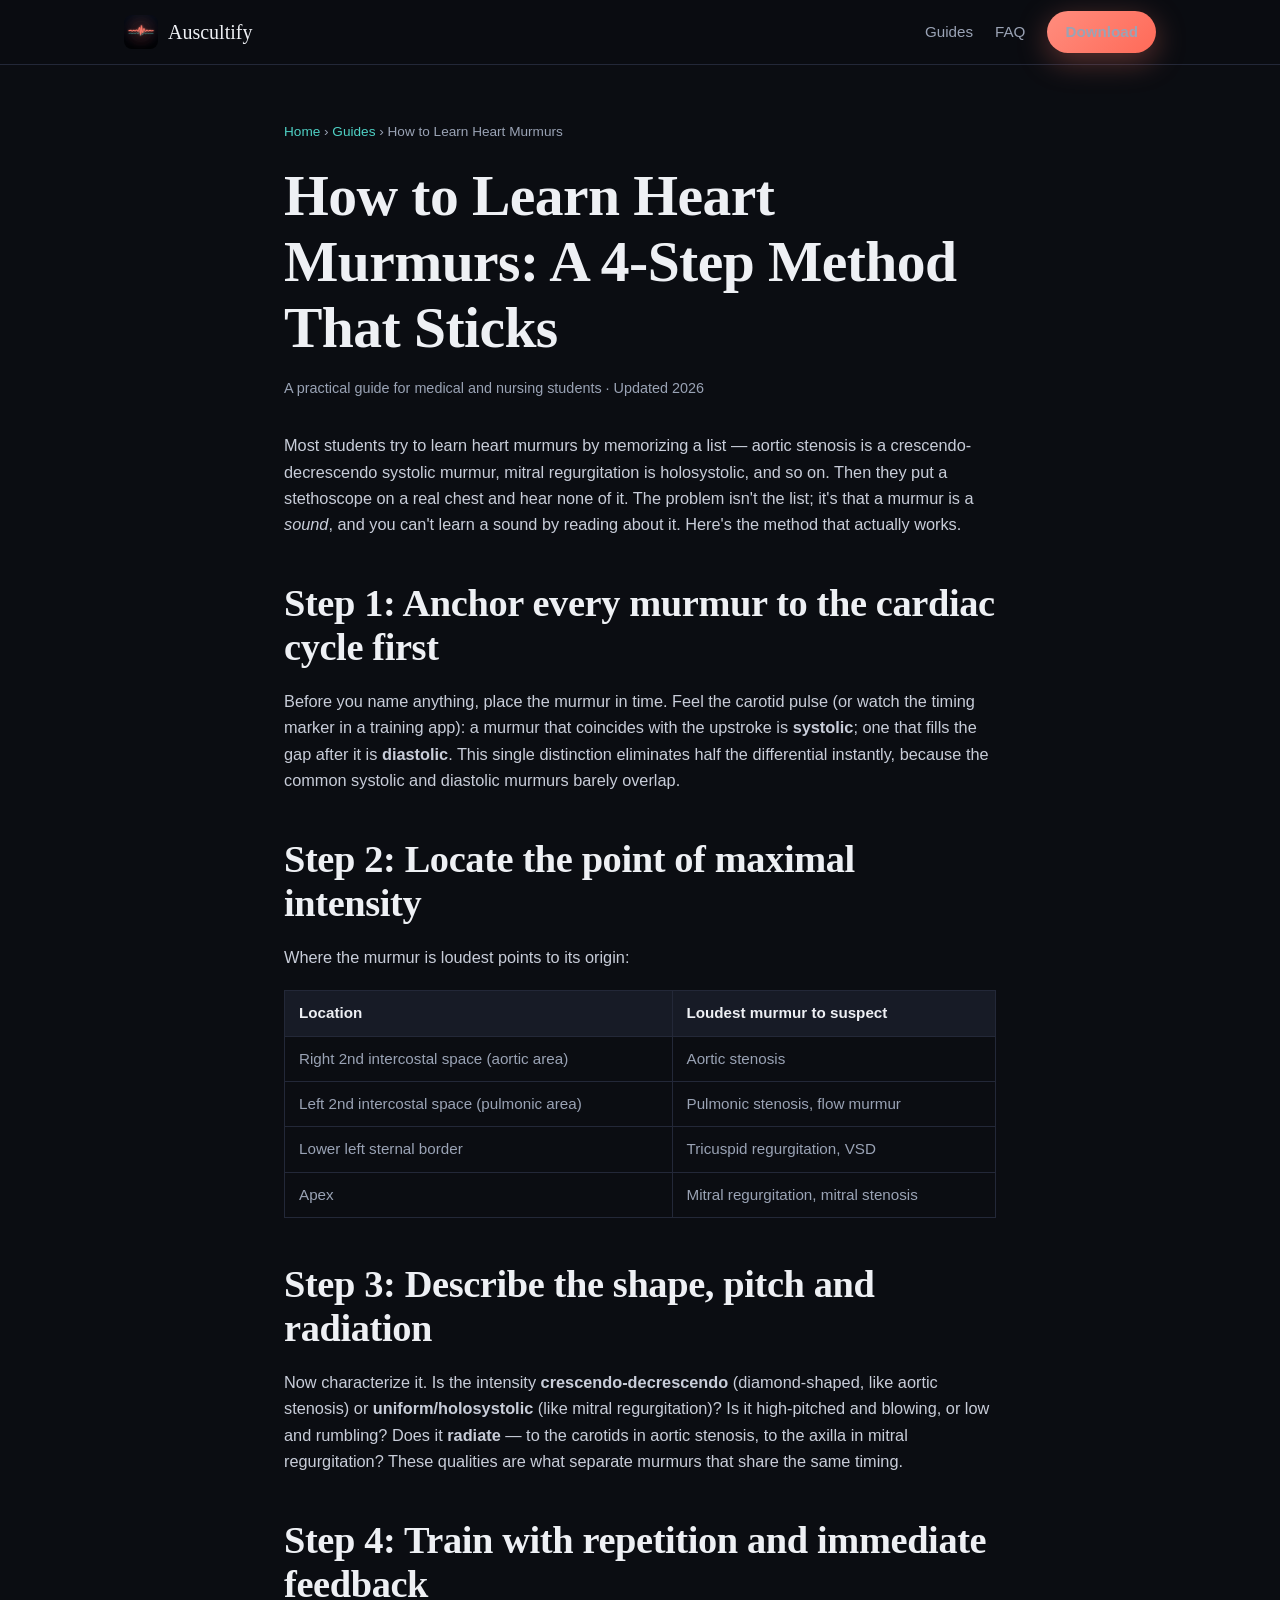
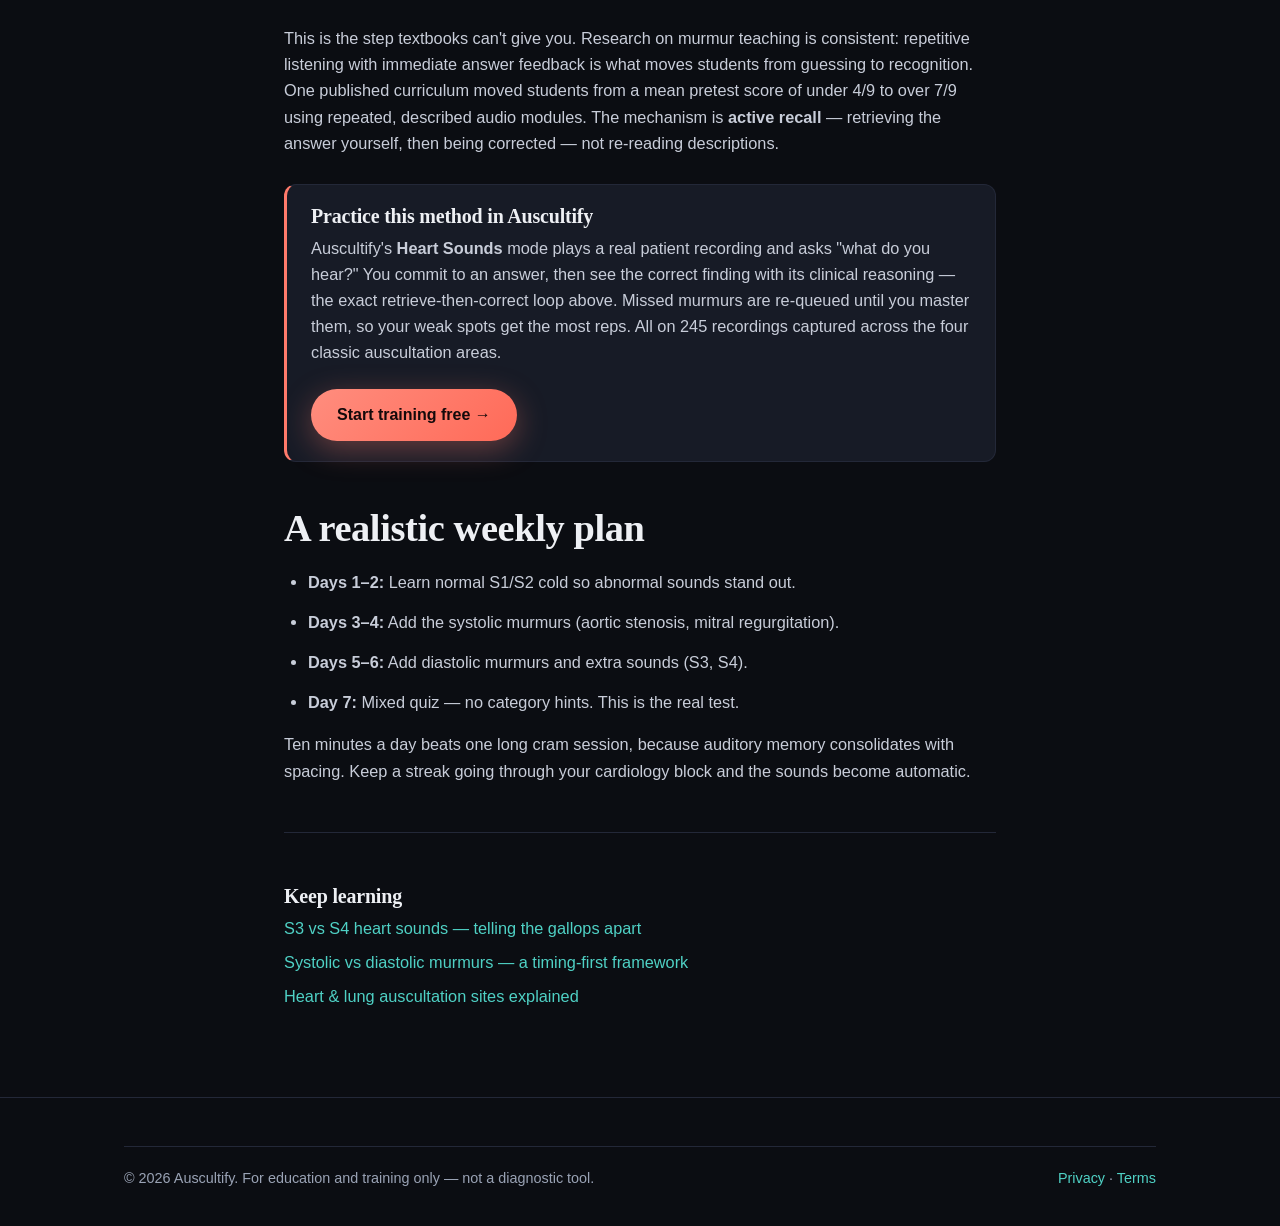
<file: guides/how-to-learn-heart-murmurs.html>
<!DOCTYPE html>
<html lang="en">
<head>
<meta charset="UTF-8">
<meta name="viewport" content="width=device-width, initial-scale=1.0">
<title>How to Learn Heart Murmurs: A 4-Step Method That Sticks | Auscultify</title>
<meta name="description" content="Learn heart murmurs the way clinicians do: a proven 4-step method for timing, location, pitch and radiation — plus daily quiz practice on real recordings.">
<link rel="canonical" href="https://auscultify.ai/guides/how-to-learn-heart-murmurs.html">
<link rel="icon" type="image/png" href="../assets/icon.png">
<link rel="stylesheet" href="../style.css">
<meta property="og:type" content="article">
<meta property="og:title" content="How to Learn Heart Murmurs: A 4-Step Method">
<meta property="og:description" content="A proven method for going from 'I hear something' to naming the murmur — with daily auscultation practice on real recordings.">
<meta property="og:url" content="https://auscultify.ai/guides/how-to-learn-heart-murmurs.html">
<script type="application/ld+json">
{
  "@context": "https://schema.org",
  "@type": "Article",
  "headline": "How to Learn Heart Murmurs: A 4-Step Method That Sticks",
  "description": "A proven 4-step method for identifying heart murmurs by timing, location, pitch and radiation, with active-recall practice on real recordings.",
  "author": { "@type": "Organization", "name": "Auscultify" },
  "publisher": { "@type": "Organization", "name": "Auscultify" },
  "mainEntityOfPage": "https://auscultify.ai/guides/how-to-learn-heart-murmurs.html"
}
</script>
<script type="application/ld+json">
{ "@context": "https://schema.org", "@type": "BreadcrumbList", "itemListElement": [
  { "@type": "ListItem", "position": 1, "name": "Home", "item": "https://auscultify.ai/" },
  { "@type": "ListItem", "position": 2, "name": "Guides", "item": "https://auscultify.ai/#guides" },
  { "@type": "ListItem", "position": 3, "name": "How to Learn Heart Murmurs", "item": "https://auscultify.ai/guides/how-to-learn-heart-murmurs.html" }
]}
</script>
</head>
<body>
<header class="site-header">
  <div class="container">
    <a class="brand" href="../index.html"><img src="../assets/icon.png" alt="Auscultify icon" width="34" height="34">Auscultify</a>
    <nav class="nav-links" aria-label="Primary">
      <a href="../index.html#guides">Guides</a>
      <a href="../index.html#faq">FAQ</a>
      <a class="btn btn-primary btn-sm" href="https://apps.apple.com/app/id6787730841">Download</a>
    </nav>
  </div>
</header>

<article class="article">
  <nav class="breadcrumb"><a href="../index.html">Home</a> › <a href="../index.html#guides">Guides</a> › How to Learn Heart Murmurs</nav>
  <h1>How to Learn Heart Murmurs: A 4-Step Method That Sticks</h1>
  <p class="byline">A practical guide for medical and nursing students · Updated 2026</p>

  <p>Most students try to learn heart murmurs by memorizing a list — aortic stenosis is a crescendo-decrescendo systolic murmur, mitral regurgitation is holosystolic, and so on. Then they put a stethoscope on a real chest and hear none of it. The problem isn't the list; it's that a murmur is a <em>sound</em>, and you can't learn a sound by reading about it. Here's the method that actually works.</p>

  <h2>Step 1: Anchor every murmur to the cardiac cycle first</h2>
  <p>Before you name anything, place the murmur in time. Feel the carotid pulse (or watch the timing marker in a training app): a murmur that coincides with the upstroke is <strong>systolic</strong>; one that fills the gap after it is <strong>diastolic</strong>. This single distinction eliminates half the differential instantly, because the common systolic and diastolic murmurs barely overlap.</p>

  <h2>Step 2: Locate the point of maximal intensity</h2>
  <p>Where the murmur is loudest points to its origin:</p>
  <table>
    <thead><tr><th>Location</th><th>Loudest murmur to suspect</th></tr></thead>
    <tbody>
      <tr><td>Right 2nd intercostal space (aortic area)</td><td>Aortic stenosis</td></tr>
      <tr><td>Left 2nd intercostal space (pulmonic area)</td><td>Pulmonic stenosis, flow murmur</td></tr>
      <tr><td>Lower left sternal border</td><td>Tricuspid regurgitation, VSD</td></tr>
      <tr><td>Apex</td><td>Mitral regurgitation, mitral stenosis</td></tr>
    </tbody>
  </table>

  <h2>Step 3: Describe the shape, pitch and radiation</h2>
  <p>Now characterize it. Is the intensity <strong>crescendo-decrescendo</strong> (diamond-shaped, like aortic stenosis) or <strong>uniform/holosystolic</strong> (like mitral regurgitation)? Is it high-pitched and blowing, or low and rumbling? Does it <strong>radiate</strong> — to the carotids in aortic stenosis, to the axilla in mitral regurgitation? These qualities are what separate murmurs that share the same timing.</p>

  <h2>Step 4: Train with repetition and immediate feedback</h2>
  <p>This is the step textbooks can't give you. Research on murmur teaching is consistent: repetitive listening with immediate answer feedback is what moves students from guessing to recognition. One published curriculum moved students from a mean pretest score of under 4/9 to over 7/9 using repeated, described audio modules. The mechanism is <strong>active recall</strong> — retrieving the answer yourself, then being corrected — not re-reading descriptions.</p>

  <div class="callout">
    <h3>Practice this method in Auscultify</h3>
    <p>Auscultify's <strong>Heart Sounds</strong> mode plays a real patient recording and asks "what do you hear?" You commit to an answer, then see the correct finding with its clinical reasoning — the exact retrieve-then-correct loop above. Missed murmurs are re-queued until you master them, so your weak spots get the most reps. All on 245 recordings captured across the four classic auscultation areas.</p>
    <a class="btn btn-primary" href="https://apps.apple.com/app/id6787730841">Start training free →</a>
  </div>

  <h2>A realistic weekly plan</h2>
  <ul>
    <li><strong>Days 1–2:</strong> Learn normal S1/S2 cold so abnormal sounds stand out.</li>
    <li><strong>Days 3–4:</strong> Add the systolic murmurs (aortic stenosis, mitral regurgitation).</li>
    <li><strong>Days 5–6:</strong> Add diastolic murmurs and extra sounds (S3, S4).</li>
    <li><strong>Day 7:</strong> Mixed quiz — no category hints. This is the real test.</li>
  </ul>
  <p>Ten minutes a day beats one long cram session, because auditory memory consolidates with spacing. Keep a streak going through your cardiology block and the sounds become automatic.</p>

  <div class="related">
    <h3>Keep learning</h3>
    <ul>
      <li><a href="s3-vs-s4-heart-sounds.html">S3 vs S4 heart sounds — telling the gallops apart</a></li>
      <li><a href="systolic-vs-diastolic-murmurs.html">Systolic vs diastolic murmurs — a timing-first framework</a></li>
      <li><a href="auscultation-sites.html">Heart &amp; lung auscultation sites explained</a></li>
    </ul>
  </div>
</article>

<footer class="site-footer">
  <div class="container">
    <div class="footer-bottom">
      <span>© 2026 Auscultify. For education and training only — not a diagnostic tool.</span>
      <span><a href="../privacy.html">Privacy</a> · <a href="../terms.html">Terms</a></span>
    </div>
  </div>
</footer>
</body>
</html>
</file>
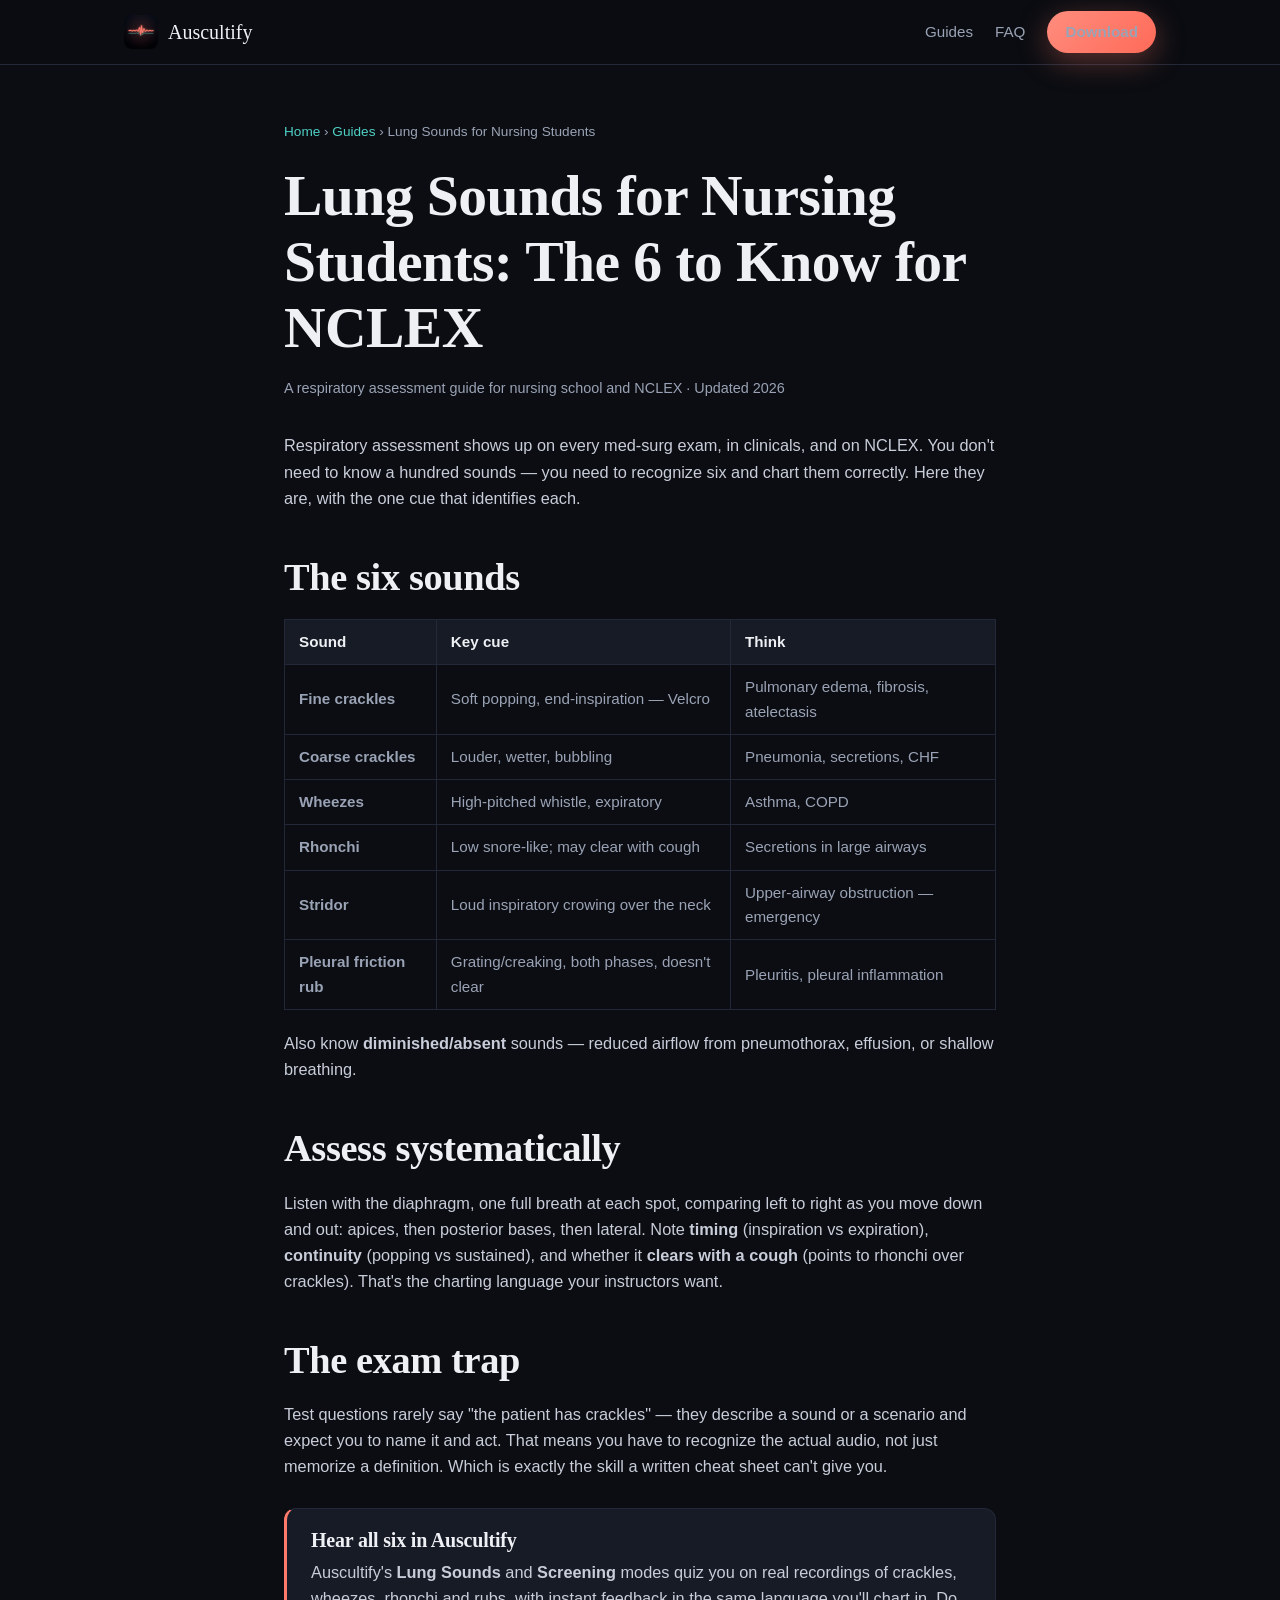
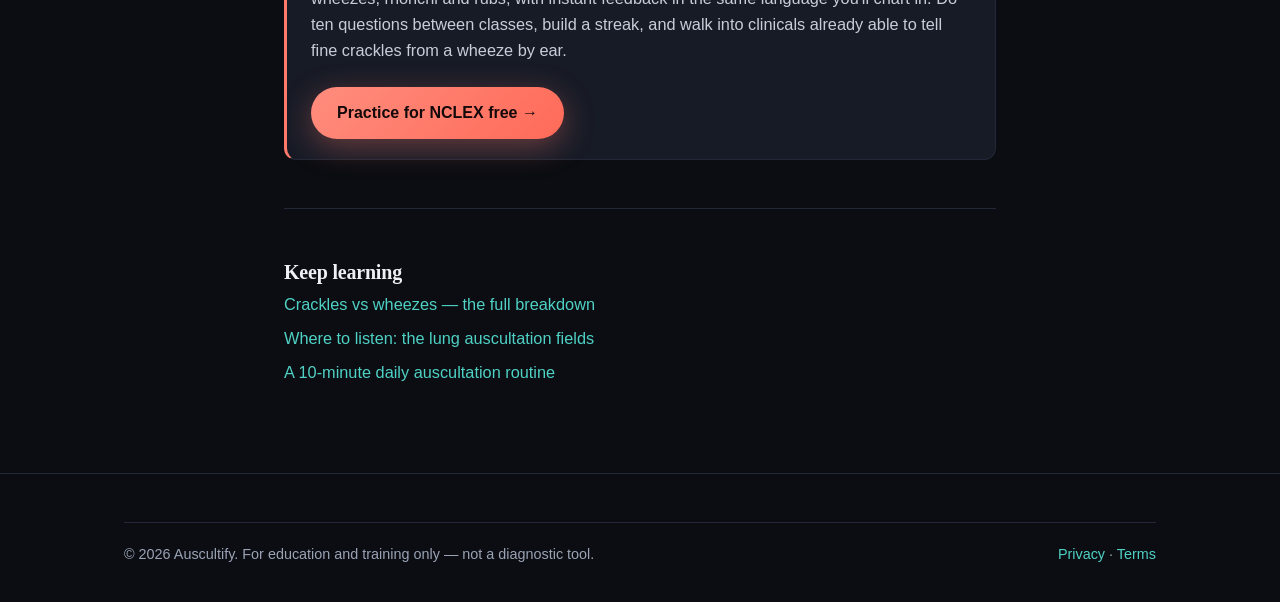
<file: guides/lung-sounds-nursing-students.html>
<!DOCTYPE html>
<html lang="en">
<head>
<meta charset="UTF-8">
<meta name="viewport" content="width=device-width, initial-scale=1.0">
<title>Lung Sounds for Nursing Students: The 6 to Know for NCLEX | Auscultify</title>
<meta name="description" content="The lung sounds every nursing student must know for NCLEX and the floor: crackles, wheezes, rhonchi, stridor, pleural rub and diminished sounds — with audio practice.">
<link rel="canonical" href="https://auscultify.ai/guides/lung-sounds-nursing-students.html">
<link rel="icon" type="image/png" href="../assets/icon.png">
<link rel="stylesheet" href="../style.css">
<meta property="og:type" content="article">
<meta property="og:title" content="Lung Sounds for Nursing Students: The 6 to Know">
<meta property="og:description" content="The six adventitious lung sounds for NCLEX and clinicals, with real-audio practice.">
<meta property="og:url" content="https://auscultify.ai/guides/lung-sounds-nursing-students.html">
<script type="application/ld+json">
{ "@context": "https://schema.org", "@type": "Article", "headline": "Lung Sounds for Nursing Students: The 6 to Know for NCLEX", "description": "The six adventitious lung sounds nursing students need for NCLEX and clinicals, with audio practice.", "author": { "@type": "Organization", "name": "Auscultify" }, "publisher": { "@type": "Organization", "name": "Auscultify" }, "mainEntityOfPage": "https://auscultify.ai/guides/lung-sounds-nursing-students.html" }
</script>
<script type="application/ld+json">
{ "@context": "https://schema.org", "@type": "BreadcrumbList", "itemListElement": [
  { "@type": "ListItem", "position": 1, "name": "Home", "item": "https://auscultify.ai/" },
  { "@type": "ListItem", "position": 2, "name": "Guides", "item": "https://auscultify.ai/#guides" },
  { "@type": "ListItem", "position": 3, "name": "Lung Sounds for Nursing Students", "item": "https://auscultify.ai/guides/lung-sounds-nursing-students.html" }
]}
</script>
</head>
<body>
<header class="site-header">
  <div class="container">
    <a class="brand" href="../index.html"><img src="../assets/icon.png" alt="Auscultify icon" width="34" height="34">Auscultify</a>
    <nav class="nav-links" aria-label="Primary">
      <a href="../index.html#guides">Guides</a>
      <a href="../index.html#faq">FAQ</a>
      <a class="btn btn-primary btn-sm" href="https://apps.apple.com/app/id6787730841">Download</a>
    </nav>
  </div>
</header>

<article class="article">
  <nav class="breadcrumb"><a href="../index.html">Home</a> › <a href="../index.html#guides">Guides</a> › Lung Sounds for Nursing Students</nav>
  <h1>Lung Sounds for Nursing Students: The 6 to Know for NCLEX</h1>
  <p class="byline">A respiratory assessment guide for nursing school and NCLEX · Updated 2026</p>

  <p>Respiratory assessment shows up on every med-surg exam, in clinicals, and on NCLEX. You don't need to know a hundred sounds — you need to recognize six and chart them correctly. Here they are, with the one cue that identifies each.</p>

  <h2>The six sounds</h2>
  <table>
    <thead><tr><th>Sound</th><th>Key cue</th><th>Think</th></tr></thead>
    <tbody>
      <tr><td><strong>Fine crackles</strong></td><td>Soft popping, end-inspiration — Velcro</td><td>Pulmonary edema, fibrosis, atelectasis</td></tr>
      <tr><td><strong>Coarse crackles</strong></td><td>Louder, wetter, bubbling</td><td>Pneumonia, secretions, CHF</td></tr>
      <tr><td><strong>Wheezes</strong></td><td>High-pitched whistle, expiratory</td><td>Asthma, COPD</td></tr>
      <tr><td><strong>Rhonchi</strong></td><td>Low snore-like; may clear with cough</td><td>Secretions in large airways</td></tr>
      <tr><td><strong>Stridor</strong></td><td>Loud inspiratory crowing over the neck</td><td>Upper-airway obstruction — emergency</td></tr>
      <tr><td><strong>Pleural friction rub</strong></td><td>Grating/creaking, both phases, doesn't clear</td><td>Pleuritis, pleural inflammation</td></tr>
    </tbody>
  </table>
  <p>Also know <strong>diminished/absent</strong> sounds — reduced airflow from pneumothorax, effusion, or shallow breathing.</p>

  <h2>Assess systematically</h2>
  <p>Listen with the diaphragm, one full breath at each spot, comparing left to right as you move down and out: apices, then posterior bases, then lateral. Note <strong>timing</strong> (inspiration vs expiration), <strong>continuity</strong> (popping vs sustained), and whether it <strong>clears with a cough</strong> (points to rhonchi over crackles). That's the charting language your instructors want.</p>

  <h2>The exam trap</h2>
  <p>Test questions rarely say "the patient has crackles" — they describe a sound or a scenario and expect you to name it and act. That means you have to recognize the actual audio, not just memorize a definition. Which is exactly the skill a written cheat sheet can't give you.</p>

  <div class="callout">
    <h3>Hear all six in Auscultify</h3>
    <p>Auscultify's <strong>Lung Sounds</strong> and <strong>Screening</strong> modes quiz you on real recordings of crackles, wheezes, rhonchi and rubs, with instant feedback in the same language you'll chart in. Do ten questions between classes, build a streak, and walk into clinicals already able to tell fine crackles from a wheeze by ear.</p>
    <a class="btn btn-primary" href="https://apps.apple.com/app/id6787730841">Practice for NCLEX free →</a>
  </div>

  <div class="related">
    <h3>Keep learning</h3>
    <ul>
      <li><a href="crackles-vs-wheezes.html">Crackles vs wheezes — the full breakdown</a></li>
      <li><a href="auscultation-sites.html">Where to listen: the lung auscultation fields</a></li>
      <li><a href="auscultation-practice.html">A 10-minute daily auscultation routine</a></li>
    </ul>
  </div>
</article>

<footer class="site-footer">
  <div class="container">
    <div class="footer-bottom">
      <span>© 2026 Auscultify. For education and training only — not a diagnostic tool.</span>
      <span><a href="../privacy.html">Privacy</a> · <a href="../terms.html">Terms</a></span>
    </div>
  </div>
</footer>
</body>
</html>
</file>
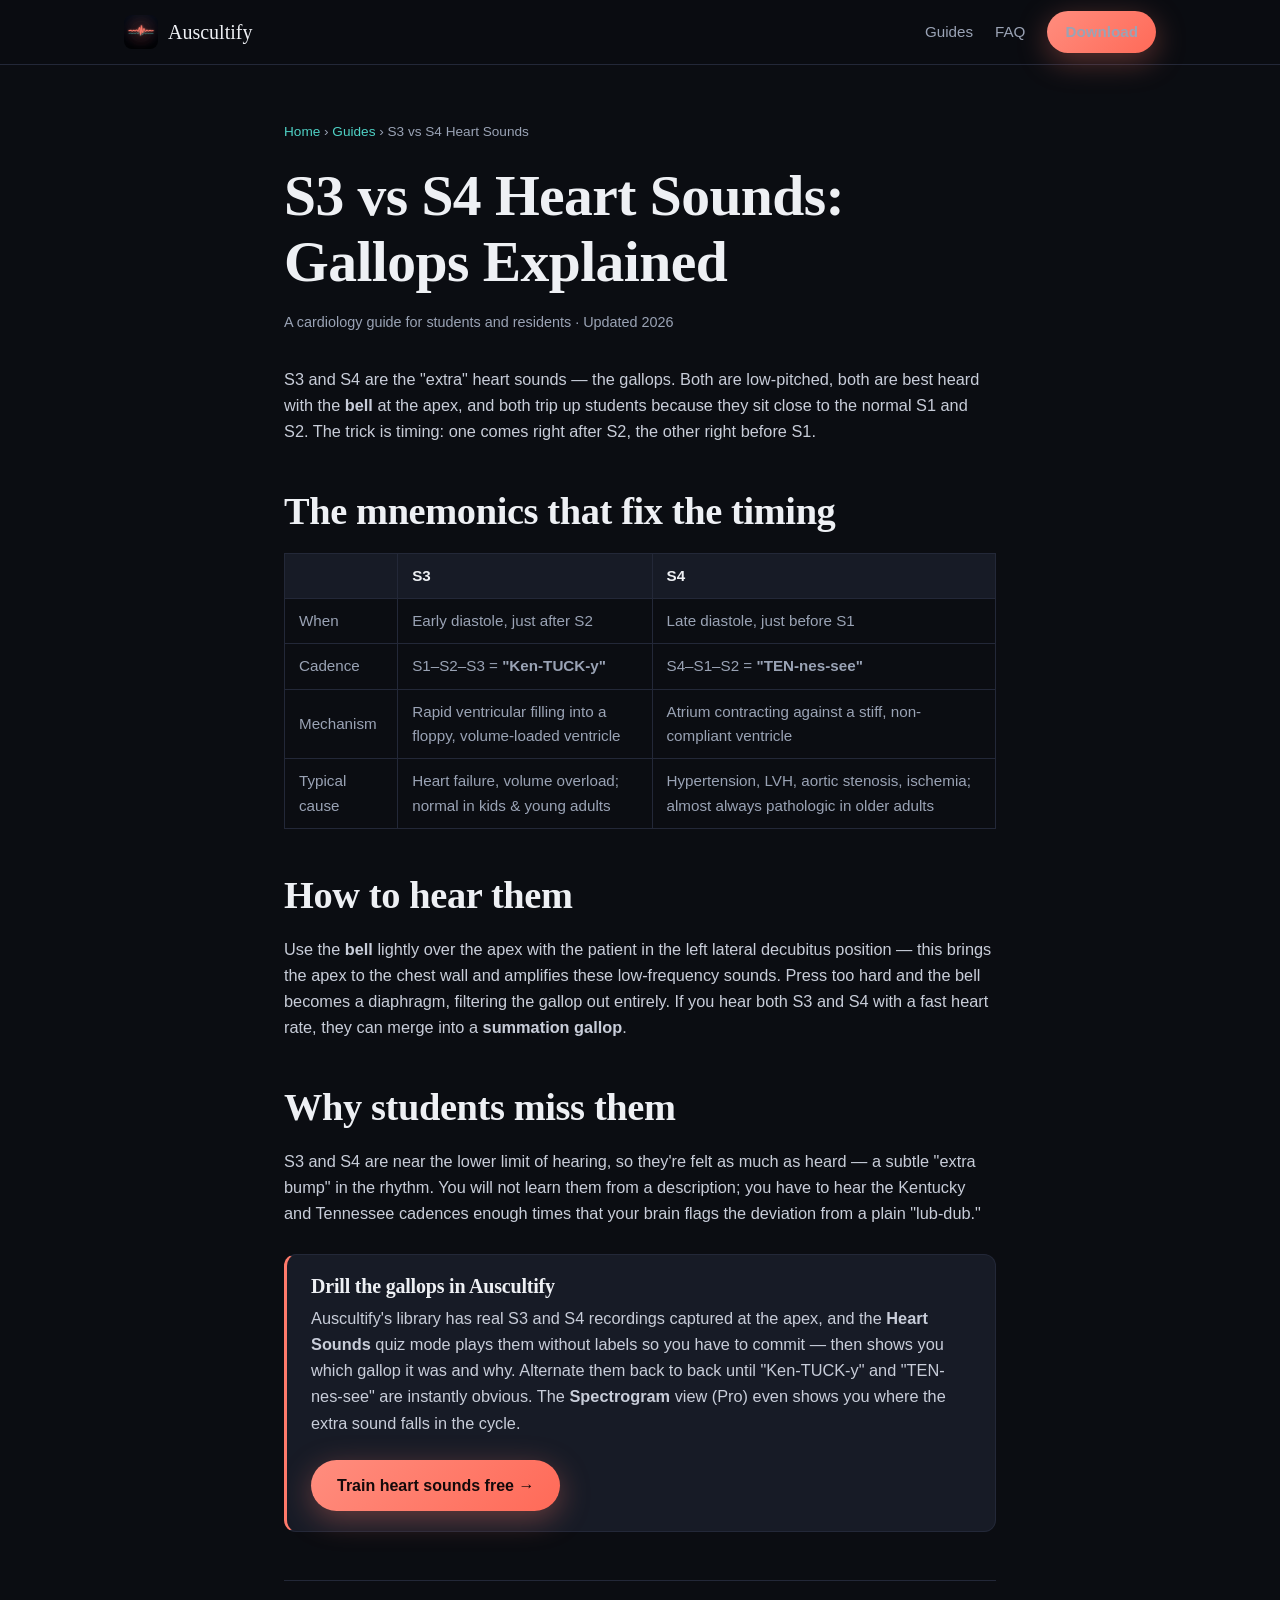
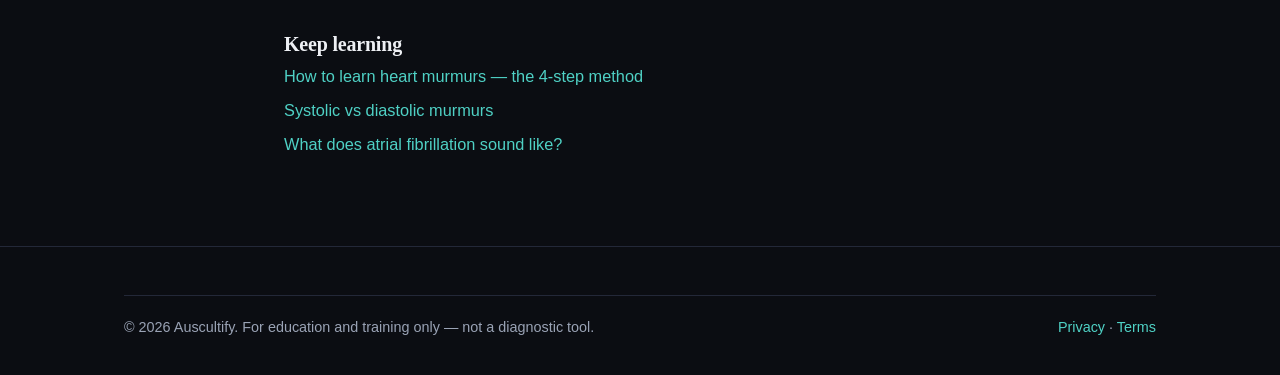
<file: guides/s3-vs-s4-heart-sounds.html>
<!DOCTYPE html>
<html lang="en">
<head>
<meta charset="UTF-8">
<meta name="viewport" content="width=device-width, initial-scale=1.0">
<title>S3 vs S4 Heart Sounds: Gallops Explained | Auscultify</title>
<meta name="description" content="S3 vs S4 heart sounds made clear: timing, the Kentucky/Tennessee mnemonics, what each gallop means, and how to train your ear on real recordings.">
<link rel="canonical" href="https://auscultify.ai/guides/s3-vs-s4-heart-sounds.html">
<link rel="icon" type="image/png" href="../assets/icon.png">
<link rel="stylesheet" href="../style.css">
<meta property="og:type" content="article">
<meta property="og:title" content="S3 vs S4 Heart Sounds: Gallops Explained">
<meta property="og:description" content="Timing, mnemonics and meaning for the third and fourth heart sounds — plus real-audio practice.">
<meta property="og:url" content="https://auscultify.ai/guides/s3-vs-s4-heart-sounds.html">
<script type="application/ld+json">
{ "@context": "https://schema.org", "@type": "Article", "headline": "S3 vs S4 Heart Sounds: Gallops Explained", "description": "How to distinguish S3 from S4 by timing and meaning, with active-recall audio practice.", "author": { "@type": "Organization", "name": "Auscultify" }, "publisher": { "@type": "Organization", "name": "Auscultify" }, "mainEntityOfPage": "https://auscultify.ai/guides/s3-vs-s4-heart-sounds.html" }
</script>
<script type="application/ld+json">
{ "@context": "https://schema.org", "@type": "BreadcrumbList", "itemListElement": [
  { "@type": "ListItem", "position": 1, "name": "Home", "item": "https://auscultify.ai/" },
  { "@type": "ListItem", "position": 2, "name": "Guides", "item": "https://auscultify.ai/#guides" },
  { "@type": "ListItem", "position": 3, "name": "S3 vs S4 Heart Sounds", "item": "https://auscultify.ai/guides/s3-vs-s4-heart-sounds.html" }
]}
</script>
</head>
<body>
<header class="site-header">
  <div class="container">
    <a class="brand" href="../index.html"><img src="../assets/icon.png" alt="Auscultify icon" width="34" height="34">Auscultify</a>
    <nav class="nav-links" aria-label="Primary">
      <a href="../index.html#guides">Guides</a>
      <a href="../index.html#faq">FAQ</a>
      <a class="btn btn-primary btn-sm" href="https://apps.apple.com/app/id6787730841">Download</a>
    </nav>
  </div>
</header>

<article class="article">
  <nav class="breadcrumb"><a href="../index.html">Home</a> › <a href="../index.html#guides">Guides</a> › S3 vs S4 Heart Sounds</nav>
  <h1>S3 vs S4 Heart Sounds: Gallops Explained</h1>
  <p class="byline">A cardiology guide for students and residents · Updated 2026</p>

  <p>S3 and S4 are the "extra" heart sounds — the gallops. Both are low-pitched, both are best heard with the <strong>bell</strong> at the apex, and both trip up students because they sit close to the normal S1 and S2. The trick is timing: one comes right after S2, the other right before S1.</p>

  <h2>The mnemonics that fix the timing</h2>
  <table>
    <thead><tr><th></th><th>S3</th><th>S4</th></tr></thead>
    <tbody>
      <tr><td>When</td><td>Early diastole, just after S2</td><td>Late diastole, just before S1</td></tr>
      <tr><td>Cadence</td><td>S1–S2–S3 = <strong>"Ken-TUCK-y"</strong></td><td>S4–S1–S2 = <strong>"TEN-nes-see"</strong></td></tr>
      <tr><td>Mechanism</td><td>Rapid ventricular filling into a floppy, volume-loaded ventricle</td><td>Atrium contracting against a stiff, non-compliant ventricle</td></tr>
      <tr><td>Typical cause</td><td>Heart failure, volume overload; normal in kids &amp; young adults</td><td>Hypertension, LVH, aortic stenosis, ischemia; almost always pathologic in older adults</td></tr>
    </tbody>
  </table>

  <h2>How to hear them</h2>
  <p>Use the <strong>bell</strong> lightly over the apex with the patient in the left lateral decubitus position — this brings the apex to the chest wall and amplifies these low-frequency sounds. Press too hard and the bell becomes a diaphragm, filtering the gallop out entirely. If you hear both S3 and S4 with a fast heart rate, they can merge into a <strong>summation gallop</strong>.</p>

  <h2>Why students miss them</h2>
  <p>S3 and S4 are near the lower limit of hearing, so they're felt as much as heard — a subtle "extra bump" in the rhythm. You will not learn them from a description; you have to hear the Kentucky and Tennessee cadences enough times that your brain flags the deviation from a plain "lub-dub."</p>

  <div class="callout">
    <h3>Drill the gallops in Auscultify</h3>
    <p>Auscultify's library has real S3 and S4 recordings captured at the apex, and the <strong>Heart Sounds</strong> quiz mode plays them without labels so you have to commit — then shows you which gallop it was and why. Alternate them back to back until "Ken-TUCK-y" and "TEN-nes-see" are instantly obvious. The <strong>Spectrogram</strong> view (Pro) even shows you where the extra sound falls in the cycle.</p>
    <a class="btn btn-primary" href="https://apps.apple.com/app/id6787730841">Train heart sounds free →</a>
  </div>

  <div class="related">
    <h3>Keep learning</h3>
    <ul>
      <li><a href="how-to-learn-heart-murmurs.html">How to learn heart murmurs — the 4-step method</a></li>
      <li><a href="systolic-vs-diastolic-murmurs.html">Systolic vs diastolic murmurs</a></li>
      <li><a href="what-does-afib-sound-like.html">What does atrial fibrillation sound like?</a></li>
    </ul>
  </div>
</article>

<footer class="site-footer">
  <div class="container">
    <div class="footer-bottom">
      <span>© 2026 Auscultify. For education and training only — not a diagnostic tool.</span>
      <span><a href="../privacy.html">Privacy</a> · <a href="../terms.html">Terms</a></span>
    </div>
  </div>
</footer>
</body>
</html>
</file>
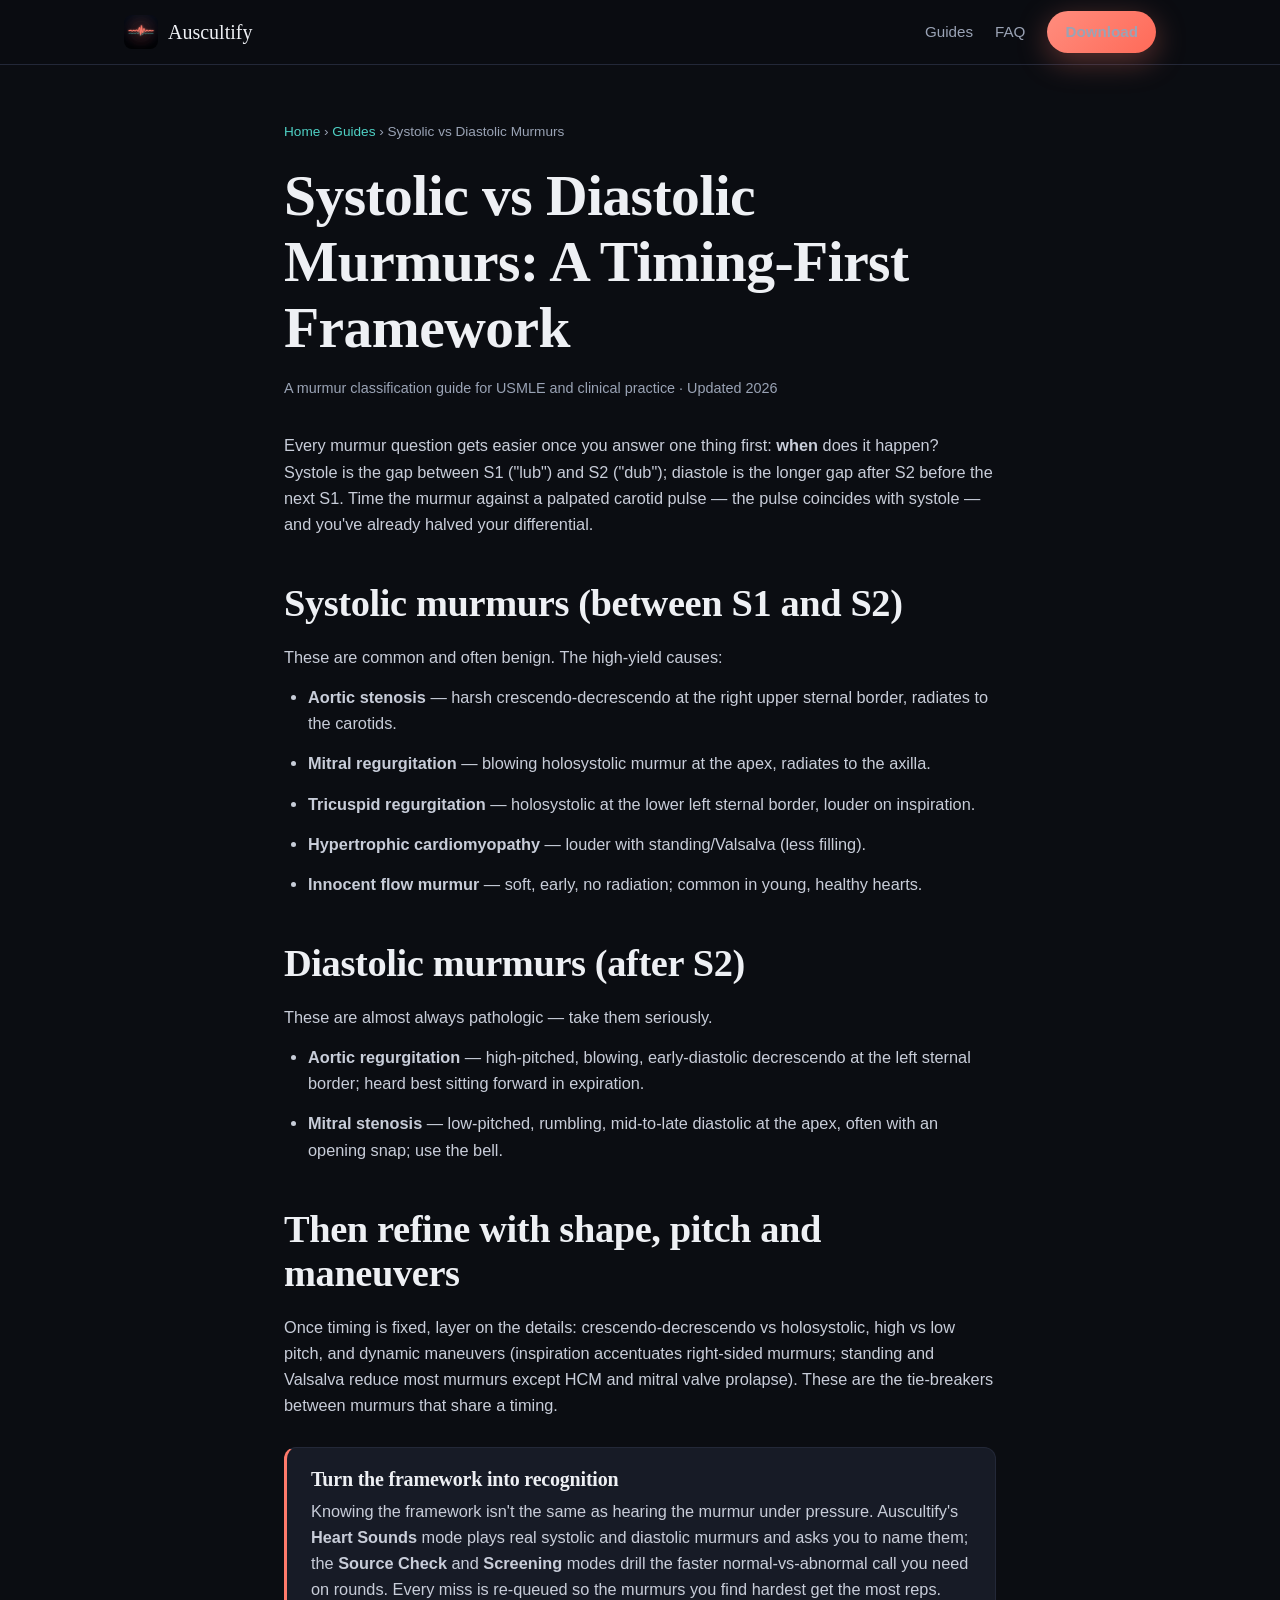
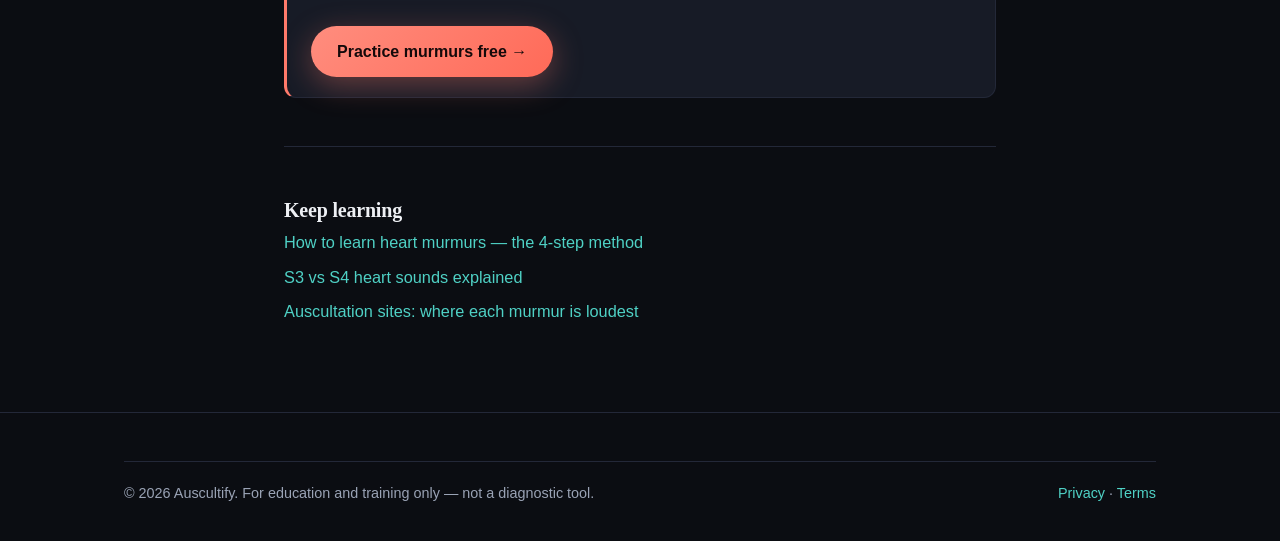
<file: guides/systolic-vs-diastolic-murmurs.html>
<!DOCTYPE html>
<html lang="en">
<head>
<meta charset="UTF-8">
<meta name="viewport" content="width=device-width, initial-scale=1.0">
<title>Systolic vs Diastolic Murmurs: A Timing-First Framework | Auscultify</title>
<meta name="description" content="Classify any heart murmur fast: how to tell systolic from diastolic murmurs by timing, the common causes of each, and how to train recognition on real audio.">
<link rel="canonical" href="https://auscultify.ai/guides/systolic-vs-diastolic-murmurs.html">
<link rel="icon" type="image/png" href="../assets/icon.png">
<link rel="stylesheet" href="../style.css">
<meta property="og:type" content="article">
<meta property="og:title" content="Systolic vs Diastolic Murmurs: A Timing-First Framework">
<meta property="og:description" content="A timing-first way to classify any murmur, with the common causes of each and real-audio practice.">
<meta property="og:url" content="https://auscultify.ai/guides/systolic-vs-diastolic-murmurs.html">
<script type="application/ld+json">
{ "@context": "https://schema.org", "@type": "Article", "headline": "Systolic vs Diastolic Murmurs: A Timing-First Framework", "description": "How to classify heart murmurs by timing and identify the common systolic and diastolic causes, with audio practice.", "author": { "@type": "Organization", "name": "Auscultify" }, "publisher": { "@type": "Organization", "name": "Auscultify" }, "mainEntityOfPage": "https://auscultify.ai/guides/systolic-vs-diastolic-murmurs.html" }
</script>
<script type="application/ld+json">
{ "@context": "https://schema.org", "@type": "BreadcrumbList", "itemListElement": [
  { "@type": "ListItem", "position": 1, "name": "Home", "item": "https://auscultify.ai/" },
  { "@type": "ListItem", "position": 2, "name": "Guides", "item": "https://auscultify.ai/#guides" },
  { "@type": "ListItem", "position": 3, "name": "Systolic vs Diastolic Murmurs", "item": "https://auscultify.ai/guides/systolic-vs-diastolic-murmurs.html" }
]}
</script>
</head>
<body>
<header class="site-header">
  <div class="container">
    <a class="brand" href="../index.html"><img src="../assets/icon.png" alt="Auscultify icon" width="34" height="34">Auscultify</a>
    <nav class="nav-links" aria-label="Primary">
      <a href="../index.html#guides">Guides</a>
      <a href="../index.html#faq">FAQ</a>
      <a class="btn btn-primary btn-sm" href="https://apps.apple.com/app/id6787730841">Download</a>
    </nav>
  </div>
</header>

<article class="article">
  <nav class="breadcrumb"><a href="../index.html">Home</a> › <a href="../index.html#guides">Guides</a> › Systolic vs Diastolic Murmurs</nav>
  <h1>Systolic vs Diastolic Murmurs: A Timing-First Framework</h1>
  <p class="byline">A murmur classification guide for USMLE and clinical practice · Updated 2026</p>

  <p>Every murmur question gets easier once you answer one thing first: <strong>when</strong> does it happen? Systole is the gap between S1 ("lub") and S2 ("dub"); diastole is the longer gap after S2 before the next S1. Time the murmur against a palpated carotid pulse — the pulse coincides with systole — and you've already halved your differential.</p>

  <h2>Systolic murmurs (between S1 and S2)</h2>
  <p>These are common and often benign. The high-yield causes:</p>
  <ul>
    <li><strong>Aortic stenosis</strong> — harsh crescendo-decrescendo at the right upper sternal border, radiates to the carotids.</li>
    <li><strong>Mitral regurgitation</strong> — blowing holosystolic murmur at the apex, radiates to the axilla.</li>
    <li><strong>Tricuspid regurgitation</strong> — holosystolic at the lower left sternal border, louder on inspiration.</li>
    <li><strong>Hypertrophic cardiomyopathy</strong> — louder with standing/Valsalva (less filling).</li>
    <li><strong>Innocent flow murmur</strong> — soft, early, no radiation; common in young, healthy hearts.</li>
  </ul>

  <h2>Diastolic murmurs (after S2)</h2>
  <p>These are almost always pathologic — take them seriously.</p>
  <ul>
    <li><strong>Aortic regurgitation</strong> — high-pitched, blowing, early-diastolic decrescendo at the left sternal border; heard best sitting forward in expiration.</li>
    <li><strong>Mitral stenosis</strong> — low-pitched, rumbling, mid-to-late diastolic at the apex, often with an opening snap; use the bell.</li>
  </ul>

  <h2>Then refine with shape, pitch and maneuvers</h2>
  <p>Once timing is fixed, layer on the details: crescendo-decrescendo vs holosystolic, high vs low pitch, and dynamic maneuvers (inspiration accentuates right-sided murmurs; standing and Valsalva reduce most murmurs except HCM and mitral valve prolapse). These are the tie-breakers between murmurs that share a timing.</p>

  <div class="callout">
    <h3>Turn the framework into recognition</h3>
    <p>Knowing the framework isn't the same as hearing the murmur under pressure. Auscultify's <strong>Heart Sounds</strong> mode plays real systolic and diastolic murmurs and asks you to name them; the <strong>Source Check</strong> and <strong>Screening</strong> modes drill the faster normal-vs-abnormal call you need on rounds. Every miss is re-queued so the murmurs you find hardest get the most reps.</p>
    <a class="btn btn-primary" href="https://apps.apple.com/app/id6787730841">Practice murmurs free →</a>
  </div>

  <div class="related">
    <h3>Keep learning</h3>
    <ul>
      <li><a href="how-to-learn-heart-murmurs.html">How to learn heart murmurs — the 4-step method</a></li>
      <li><a href="s3-vs-s4-heart-sounds.html">S3 vs S4 heart sounds explained</a></li>
      <li><a href="auscultation-sites.html">Auscultation sites: where each murmur is loudest</a></li>
    </ul>
  </div>
</article>

<footer class="site-footer">
  <div class="container">
    <div class="footer-bottom">
      <span>© 2026 Auscultify. For education and training only — not a diagnostic tool.</span>
      <span><a href="../privacy.html">Privacy</a> · <a href="../terms.html">Terms</a></span>
    </div>
  </div>
</footer>
</body>
</html>
</file>
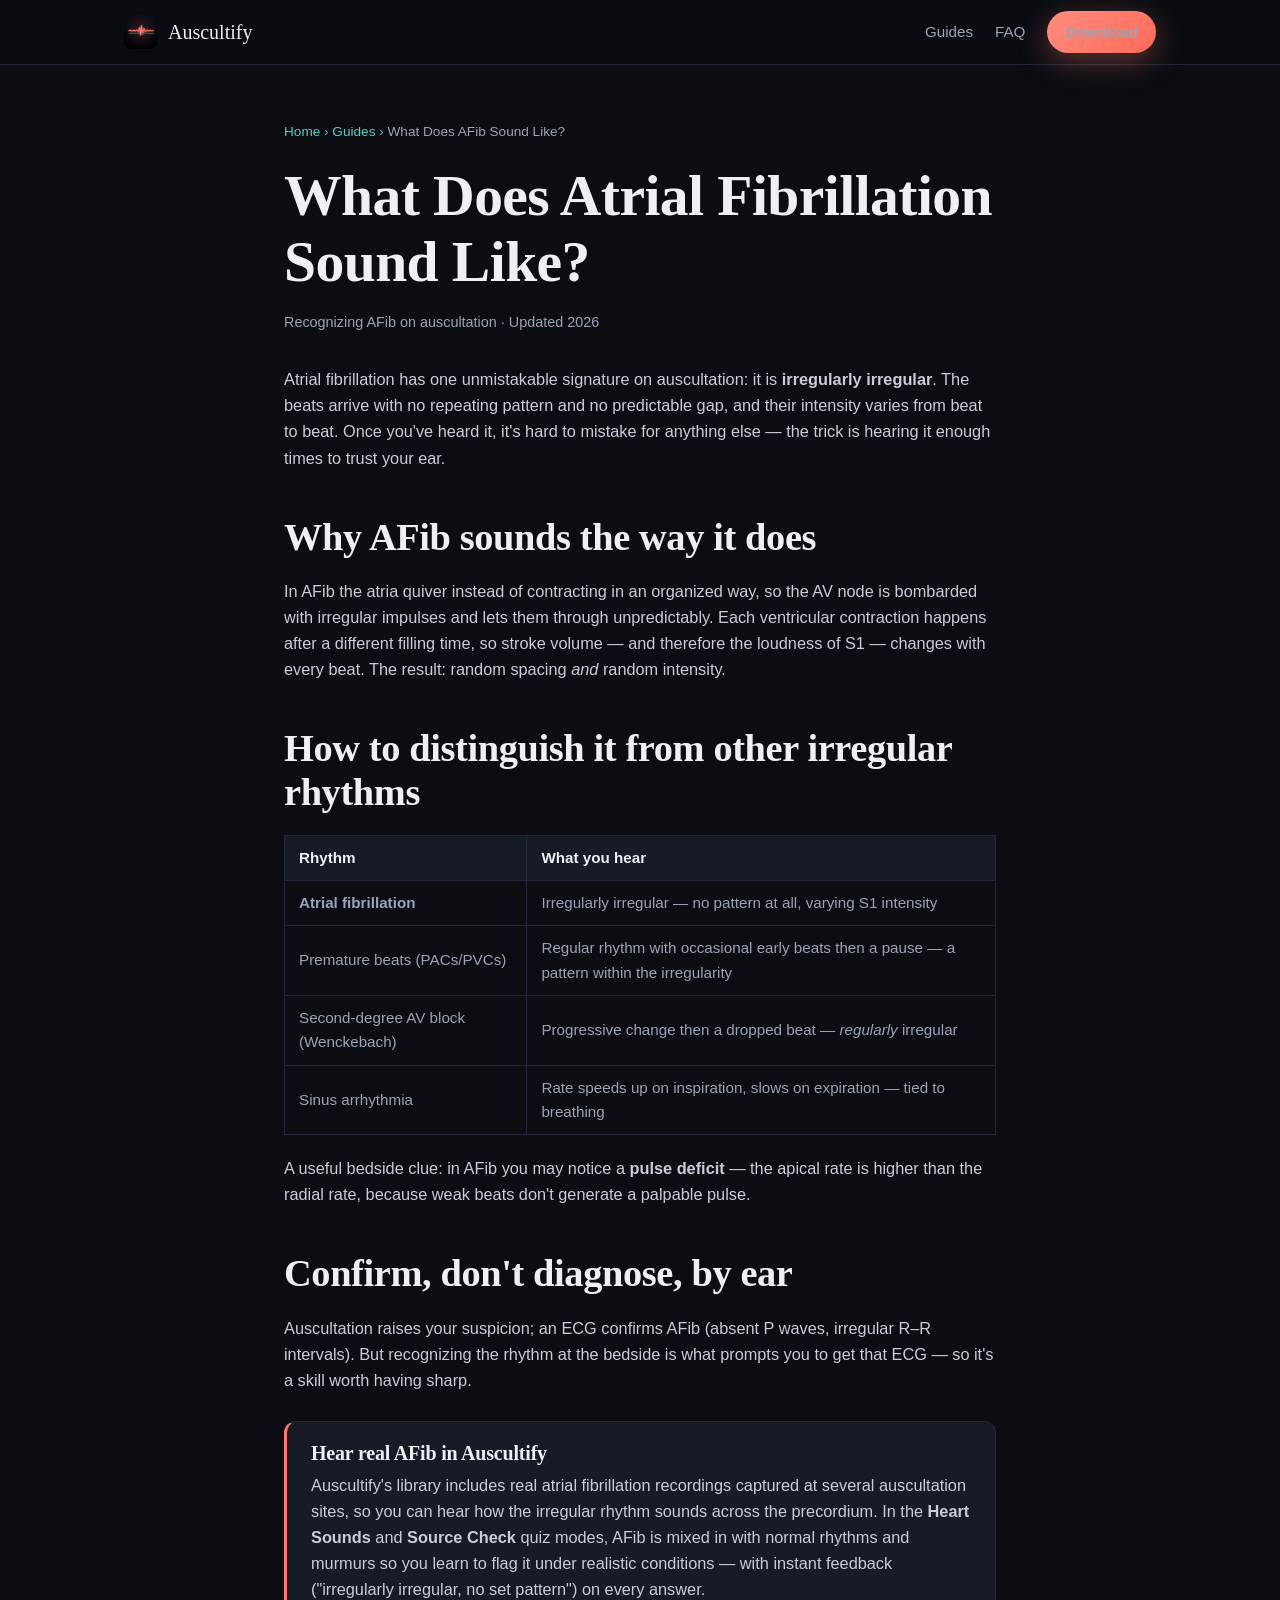
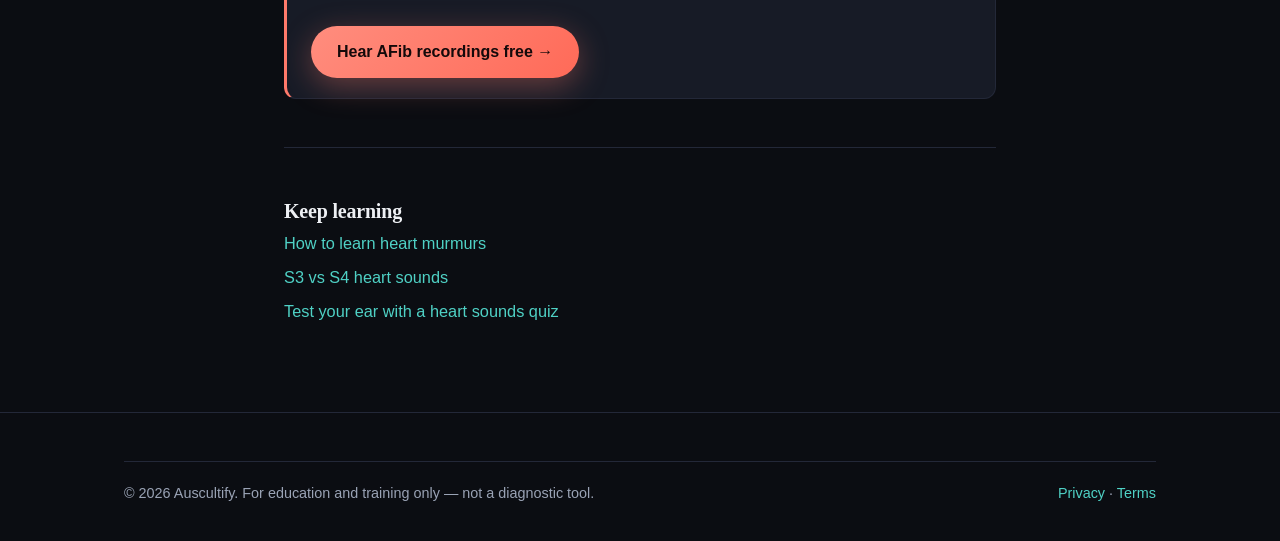
<file: guides/what-does-afib-sound-like.html>
<!DOCTYPE html>
<html lang="en">
<head>
<meta charset="UTF-8">
<meta name="viewport" content="width=device-width, initial-scale=1.0">
<title>What Does Atrial Fibrillation Sound Like? | Auscultify</title>
<meta name="description" content="Atrial fibrillation sounds irregularly irregular — no pattern, varying intensity. Learn how to recognize AFib on auscultation and hear real recordings.">
<link rel="canonical" href="https://auscultify.ai/guides/what-does-afib-sound-like.html">
<link rel="icon" type="image/png" href="../assets/icon.png">
<link rel="stylesheet" href="../style.css">
<meta property="og:type" content="article">
<meta property="og:title" content="What Does Atrial Fibrillation Sound Like?">
<meta property="og:description" content="How to recognize the irregularly irregular rhythm of AFib by ear — with real recordings.">
<meta property="og:url" content="https://auscultify.ai/guides/what-does-afib-sound-like.html">
<script type="application/ld+json">
{ "@context": "https://schema.org", "@type": "Article", "headline": "What Does Atrial Fibrillation Sound Like?", "description": "How to recognize atrial fibrillation on auscultation by its irregularly irregular rhythm, with real recordings.", "author": { "@type": "Organization", "name": "Auscultify" }, "publisher": { "@type": "Organization", "name": "Auscultify" }, "mainEntityOfPage": "https://auscultify.ai/guides/what-does-afib-sound-like.html" }
</script>
<script type="application/ld+json">
{ "@context": "https://schema.org", "@type": "BreadcrumbList", "itemListElement": [
  { "@type": "ListItem", "position": 1, "name": "Home", "item": "https://auscultify.ai/" },
  { "@type": "ListItem", "position": 2, "name": "Guides", "item": "https://auscultify.ai/#guides" },
  { "@type": "ListItem", "position": 3, "name": "What Does AFib Sound Like?", "item": "https://auscultify.ai/guides/what-does-afib-sound-like.html" }
]}
</script>
</head>
<body>
<header class="site-header">
  <div class="container">
    <a class="brand" href="../index.html"><img src="../assets/icon.png" alt="Auscultify icon" width="34" height="34">Auscultify</a>
    <nav class="nav-links" aria-label="Primary">
      <a href="../index.html#guides">Guides</a>
      <a href="../index.html#faq">FAQ</a>
      <a class="btn btn-primary btn-sm" href="https://apps.apple.com/app/id6787730841">Download</a>
    </nav>
  </div>
</header>

<article class="article">
  <nav class="breadcrumb"><a href="../index.html">Home</a> › <a href="../index.html#guides">Guides</a> › What Does AFib Sound Like?</nav>
  <h1>What Does Atrial Fibrillation Sound Like?</h1>
  <p class="byline">Recognizing AFib on auscultation · Updated 2026</p>

  <p>Atrial fibrillation has one unmistakable signature on auscultation: it is <strong>irregularly irregular</strong>. The beats arrive with no repeating pattern and no predictable gap, and their intensity varies from beat to beat. Once you've heard it, it's hard to mistake for anything else — the trick is hearing it enough times to trust your ear.</p>

  <h2>Why AFib sounds the way it does</h2>
  <p>In AFib the atria quiver instead of contracting in an organized way, so the AV node is bombarded with irregular impulses and lets them through unpredictably. Each ventricular contraction happens after a different filling time, so stroke volume — and therefore the loudness of S1 — changes with every beat. The result: random spacing <em>and</em> random intensity.</p>

  <h2>How to distinguish it from other irregular rhythms</h2>
  <table>
    <thead><tr><th>Rhythm</th><th>What you hear</th></tr></thead>
    <tbody>
      <tr><td><strong>Atrial fibrillation</strong></td><td>Irregularly irregular — no pattern at all, varying S1 intensity</td></tr>
      <tr><td>Premature beats (PACs/PVCs)</td><td>Regular rhythm with occasional early beats then a pause — a pattern within the irregularity</td></tr>
      <tr><td>Second-degree AV block (Wenckebach)</td><td>Progressive change then a dropped beat — <em>regularly</em> irregular</td></tr>
      <tr><td>Sinus arrhythmia</td><td>Rate speeds up on inspiration, slows on expiration — tied to breathing</td></tr>
    </tbody>
  </table>
  <p>A useful bedside clue: in AFib you may notice a <strong>pulse deficit</strong> — the apical rate is higher than the radial rate, because weak beats don't generate a palpable pulse.</p>

  <h2>Confirm, don't diagnose, by ear</h2>
  <p>Auscultation raises your suspicion; an ECG confirms AFib (absent P waves, irregular R–R intervals). But recognizing the rhythm at the bedside is what prompts you to get that ECG — so it's a skill worth having sharp.</p>

  <div class="callout">
    <h3>Hear real AFib in Auscultify</h3>
    <p>Auscultify's library includes real atrial fibrillation recordings captured at several auscultation sites, so you can hear how the irregular rhythm sounds across the precordium. In the <strong>Heart Sounds</strong> and <strong>Source Check</strong> quiz modes, AFib is mixed in with normal rhythms and murmurs so you learn to flag it under realistic conditions — with instant feedback ("irregularly irregular, no set pattern") on every answer.</p>
    <a class="btn btn-primary" href="https://apps.apple.com/app/id6787730841">Hear AFib recordings free →</a>
  </div>

  <div class="related">
    <h3>Keep learning</h3>
    <ul>
      <li><a href="how-to-learn-heart-murmurs.html">How to learn heart murmurs</a></li>
      <li><a href="s3-vs-s4-heart-sounds.html">S3 vs S4 heart sounds</a></li>
      <li><a href="heart-sounds-quiz.html">Test your ear with a heart sounds quiz</a></li>
    </ul>
  </div>
</article>

<footer class="site-footer">
  <div class="container">
    <div class="footer-bottom">
      <span>© 2026 Auscultify. For education and training only — not a diagnostic tool.</span>
      <span><a href="../privacy.html">Privacy</a> · <a href="../terms.html">Terms</a></span>
    </div>
  </div>
</footer>
</body>
</html>
</file>
<file: style.css>
/* Auscultify marketing site — matches in-app dark theme (coral/teal on near-black) */
:root {
  --bg: #0b0d12;
  --bg-elevated: #12151d;
  --card: #171b26;
  --card-border: #232838;
  --text: #eef0f4;
  --text-muted: #9aa3b5;
  --coral: #ff7a6b;
  --coral-soft: rgba(255, 122, 107, 0.14);
  --teal: #4fd1c5;
  --teal-soft: rgba(79, 209, 197, 0.12);
  --gold: #e8b96b;
  --green: #4ade80;
  --radius: 18px;
  --serif: "Iowan Old Style", "Palatino", Georgia, "Times New Roman", serif;
  --sans: -apple-system, BlinkMacSystemFont, "Segoe UI", Roboto, Helvetica, Arial, sans-serif;
}

* { margin: 0; padding: 0; box-sizing: border-box; }
html { scroll-behavior: smooth; }
body {
  background: var(--bg);
  color: var(--text);
  font-family: var(--sans);
  line-height: 1.6;
  -webkit-font-smoothing: antialiased;
}
img { max-width: 100%; height: auto; display: block; }
a { color: var(--teal); text-decoration: none; }
a:hover { text-decoration: underline; }

.container { max-width: 1080px; margin: 0 auto; padding: 0 24px; }

h1, h2, h3 { font-family: var(--serif); font-weight: 600; line-height: 1.15; letter-spacing: -0.01em; }
h1 { font-size: clamp(2.2rem, 5.5vw, 3.6rem); }
h2 { font-size: clamp(1.6rem, 3.5vw, 2.4rem); margin-bottom: 0.5em; }
h3 { font-size: 1.25rem; margin-bottom: 0.35em; }

.accent { color: var(--coral); }
.muted { color: var(--text-muted); }

/* ---------- Header ---------- */
.site-header {
  position: sticky; top: 0; z-index: 50;
  background: rgba(11, 13, 18, 0.85);
  backdrop-filter: blur(12px);
  border-bottom: 1px solid var(--card-border);
}
.site-header .container {
  display: flex; align-items: center; justify-content: space-between;
  height: 64px;
}
.brand { display: flex; align-items: center; gap: 10px; font-family: var(--serif); font-size: 1.25rem; color: var(--text); }
.brand:hover { text-decoration: none; }
.brand img { width: 34px; height: 34px; border-radius: 8px; }
.nav-links { display: flex; gap: 22px; align-items: center; }
.nav-links a { color: var(--text-muted); font-size: 0.95rem; }
.nav-links a:hover { color: var(--text); text-decoration: none; }
@media (max-width: 720px) { .nav-links a:not(.btn) { display: none; } }

/* ---------- Buttons ---------- */
.btn {
  display: inline-flex; align-items: center; gap: 8px;
  padding: 13px 26px; border-radius: 999px;
  font-weight: 600; font-size: 1rem; font-family: var(--sans);
  transition: transform 0.15s ease, box-shadow 0.15s ease;
}
.btn:hover { text-decoration: none; transform: translateY(-1px); }
.btn-primary {
  background: linear-gradient(135deg, #ff8d7e, #ff6a58);
  color: #14090a;
  box-shadow: 0 8px 30px rgba(255, 122, 107, 0.35);
}
.btn-secondary {
  background: var(--card); color: var(--text);
  border: 1px solid var(--card-border);
}
.btn-sm { padding: 9px 18px; font-size: 0.9rem; }

/* ---------- Hero ---------- */
.hero { padding: 80px 0 40px; position: relative; overflow: hidden; }
.hero::before {
  content: ""; position: absolute; inset: -40% -20% auto;
  height: 640px;
  background: radial-gradient(ellipse at 30% 20%, rgba(255, 122, 107, 0.16), transparent 60%),
              radial-gradient(ellipse at 75% 10%, rgba(79, 209, 197, 0.10), transparent 55%);
  pointer-events: none;
}
.hero .container {
  position: relative;
  display: grid; grid-template-columns: 1.15fr 0.85fr; gap: 48px; align-items: center;
}
@media (max-width: 860px) { .hero .container { grid-template-columns: 1fr; } }
.hero-eyebrow {
  display: inline-flex; align-items: center; gap: 8px;
  background: var(--coral-soft); color: var(--coral);
  padding: 6px 14px; border-radius: 999px; font-size: 0.85rem; font-weight: 600;
  margin-bottom: 20px;
}
.hero p.lead { font-size: 1.2rem; color: var(--text-muted); margin: 18px 0 28px; max-width: 34em; }
.hero-ctas { display: flex; gap: 14px; flex-wrap: wrap; align-items: center; }
.hero-note { font-size: 0.85rem; color: var(--text-muted); margin-top: 12px; }
.hero-stats { display: flex; gap: 32px; margin-top: 36px; flex-wrap: wrap; }
.hero-stats .stat strong { display: block; font-size: 1.5rem; font-family: var(--serif); color: var(--gold); }
.hero-stats .stat span { font-size: 0.85rem; color: var(--text-muted); }

/* ---------- Phone frames ---------- */
.phone {
  border-radius: 42px; border: 3px solid #262b3a;
  box-shadow: 0 24px 80px rgba(0, 0, 0, 0.6);
  overflow: hidden; background: #000;
}
.hero-phone { max-width: 320px; margin: 0 auto; transform: rotate(2deg); }

/* ---------- Sections ---------- */
section { padding: 72px 0; }
.section-head { max-width: 640px; margin-bottom: 44px; }
.section-head p { color: var(--text-muted); font-size: 1.05rem; }
.alt { background: var(--bg-elevated); border-top: 1px solid var(--card-border); border-bottom: 1px solid var(--card-border); }

/* ---------- Screenshot gallery ---------- */
.gallery {
  display: grid; grid-template-columns: repeat(5, 1fr); gap: 20px;
}
@media (max-width: 980px) { .gallery { grid-template-columns: repeat(3, 1fr); } }
@media (max-width: 640px) { .gallery { grid-template-columns: repeat(2, 1fr); } }
.gallery figure .phone { border-radius: 28px; border-width: 2px; }
.gallery figcaption { font-size: 0.85rem; color: var(--text-muted); text-align: center; margin-top: 10px; }

/* ---------- Feature / step cards ---------- */
.cards { display: grid; grid-template-columns: repeat(3, 1fr); gap: 20px; }
@media (max-width: 860px) { .cards { grid-template-columns: 1fr; } }
.card {
  background: var(--card); border: 1px solid var(--card-border);
  border-radius: var(--radius); padding: 26px;
}
.card .icon {
  width: 44px; height: 44px; border-radius: 12px;
  display: flex; align-items: center; justify-content: center;
  font-size: 1.3rem; margin-bottom: 16px;
  background: var(--coral-soft);
}
.card .icon.teal { background: var(--teal-soft); }
.card p { color: var(--text-muted); font-size: 0.95rem; }
.step-num {
  font-family: var(--serif); font-size: 2rem; color: var(--coral); margin-bottom: 8px;
}

/* ---------- Guides grid ---------- */
.guides-grid { display: grid; grid-template-columns: repeat(2, 1fr); gap: 16px; }
@media (max-width: 720px) { .guides-grid { grid-template-columns: 1fr; } }
.guide-link {
  display: block; background: var(--card); border: 1px solid var(--card-border);
  border-radius: var(--radius); padding: 20px 22px; color: var(--text);
  transition: border-color 0.15s ease, transform 0.15s ease;
}
.guide-link:hover { border-color: var(--coral); text-decoration: none; transform: translateY(-2px); }
.guide-link h3 { font-size: 1.05rem; }
.guide-link p { color: var(--text-muted); font-size: 0.9rem; }
.guide-link .read-more { color: var(--teal); font-size: 0.85rem; font-weight: 600; }

/* ---------- FAQ ---------- */
.faq-list { max-width: 780px; }
.faq-list details {
  background: var(--card); border: 1px solid var(--card-border);
  border-radius: 14px; padding: 18px 22px; margin-bottom: 12px;
}
.faq-list summary {
  cursor: pointer; font-weight: 600; font-size: 1.05rem;
  list-style: none; display: flex; justify-content: space-between; align-items: center;
}
.faq-list summary::after { content: "+"; color: var(--coral); font-size: 1.4rem; font-family: var(--sans); }
.faq-list details[open] summary::after { content: "–"; }
.faq-list details p { color: var(--text-muted); margin-top: 12px; }

/* ---------- Final CTA ---------- */
.final-cta { text-align: center; padding: 90px 0; position: relative; overflow: hidden; }
.final-cta::before {
  content: ""; position: absolute; inset: 0;
  background: radial-gradient(ellipse at 50% 100%, rgba(255, 122, 107, 0.14), transparent 65%);
  pointer-events: none;
}
.final-cta .container { position: relative; }
.final-cta p { color: var(--text-muted); max-width: 36em; margin: 14px auto 30px; }

/* ---------- Footer ---------- */
.site-footer {
  border-top: 1px solid var(--card-border);
  padding: 48px 0 36px; font-size: 0.9rem; color: var(--text-muted);
}
.footer-cols { display: grid; grid-template-columns: 2fr 1fr 1fr 1fr; gap: 32px; margin-bottom: 32px; }
@media (max-width: 780px) { .footer-cols { grid-template-columns: 1fr 1fr; } }
.footer-cols h4 { color: var(--text); font-size: 0.95rem; margin-bottom: 12px; font-family: var(--sans); }
.footer-cols ul { list-style: none; }
.footer-cols li { margin-bottom: 8px; }
.footer-cols a { color: var(--text-muted); }
.footer-cols a:hover { color: var(--text); }
.footer-bottom { border-top: 1px solid var(--card-border); padding-top: 20px; display: flex; justify-content: space-between; flex-wrap: wrap; gap: 10px; }

/* ---------- Article (guides, legal) ---------- */
.article { max-width: 760px; margin: 0 auto; padding: 56px 24px 72px; }
.article .breadcrumb { font-size: 0.85rem; color: var(--text-muted); margin-bottom: 20px; }
.article h1 { margin-bottom: 16px; }
.article .byline { color: var(--text-muted); font-size: 0.9rem; margin-bottom: 32px; }
.article h2 { margin-top: 44px; }
.article h3 { margin-top: 28px; }
.article p, .article li { color: #c8cdd9; margin-bottom: 14px; font-size: 1.02rem; }
.article ul, .article ol { padding-left: 24px; margin-bottom: 16px; }
.article table { width: 100%; border-collapse: collapse; margin: 20px 0; font-size: 0.95rem; }
.article th, .article td { border: 1px solid var(--card-border); padding: 10px 14px; text-align: left; }
.article th { background: var(--card); color: var(--text); }
.article td { color: var(--text-muted); }
.callout {
  background: var(--card); border: 1px solid var(--card-border);
  border-left: 3px solid var(--coral);
  border-radius: 12px; padding: 20px 24px; margin: 28px 0;
}
.callout h3 { margin-top: 0; }
.callout .btn { margin-top: 10px; }
.related { margin-top: 48px; padding-top: 24px; border-top: 1px solid var(--card-border); }
.related ul { list-style: none; padding: 0; }
.related li { margin-bottom: 8px; }
</file>
